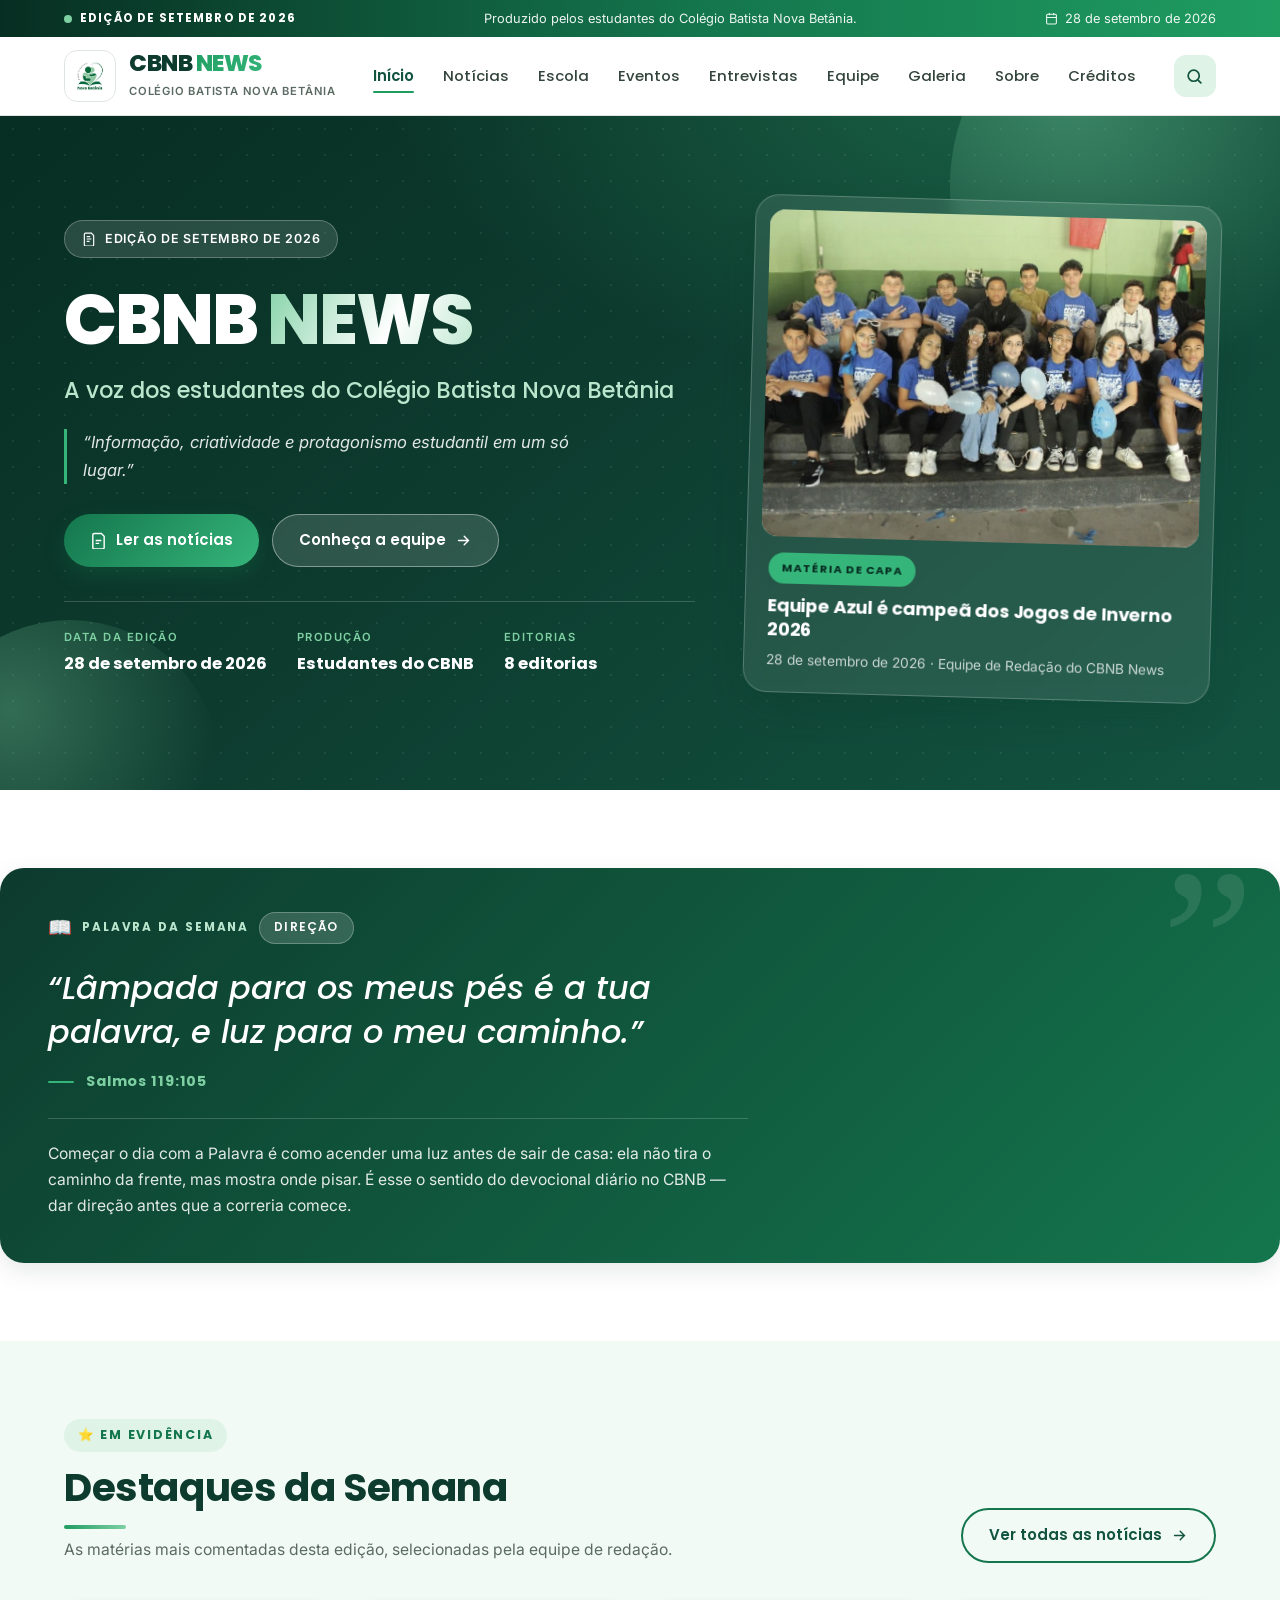
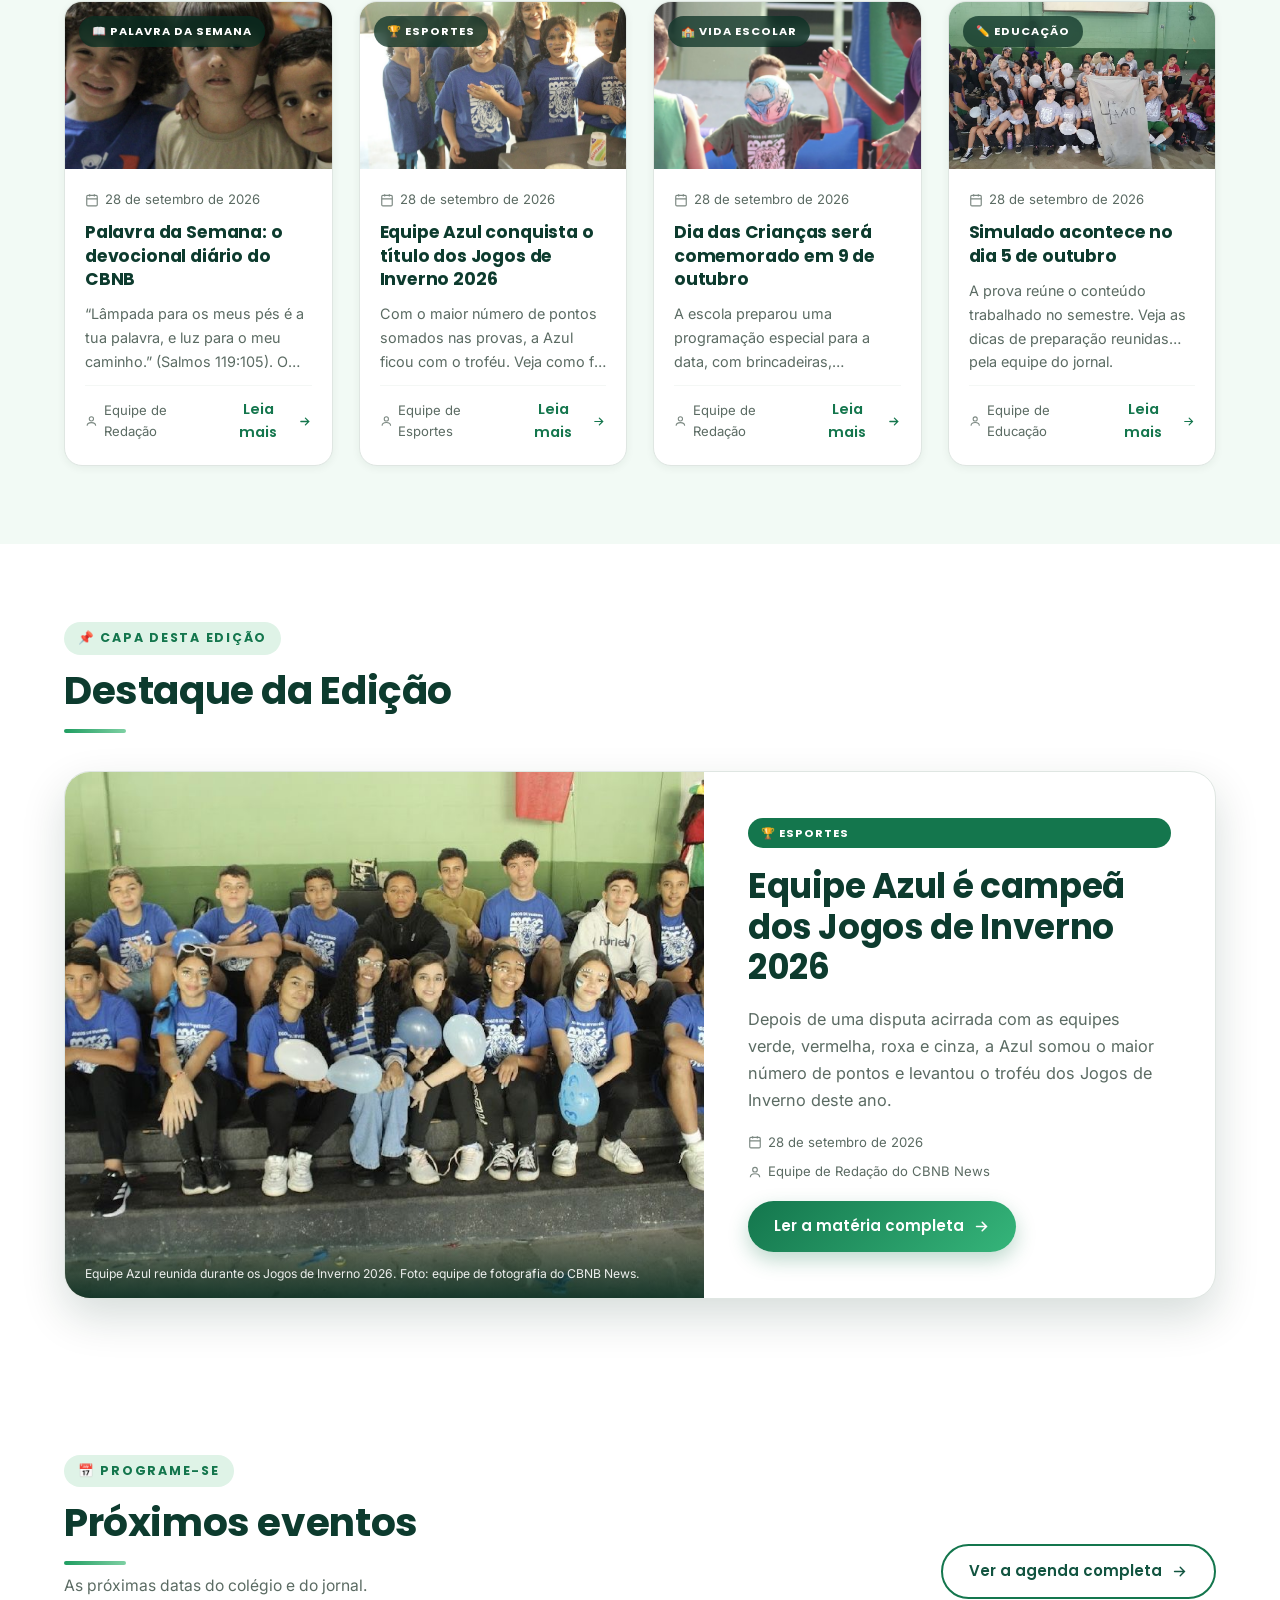
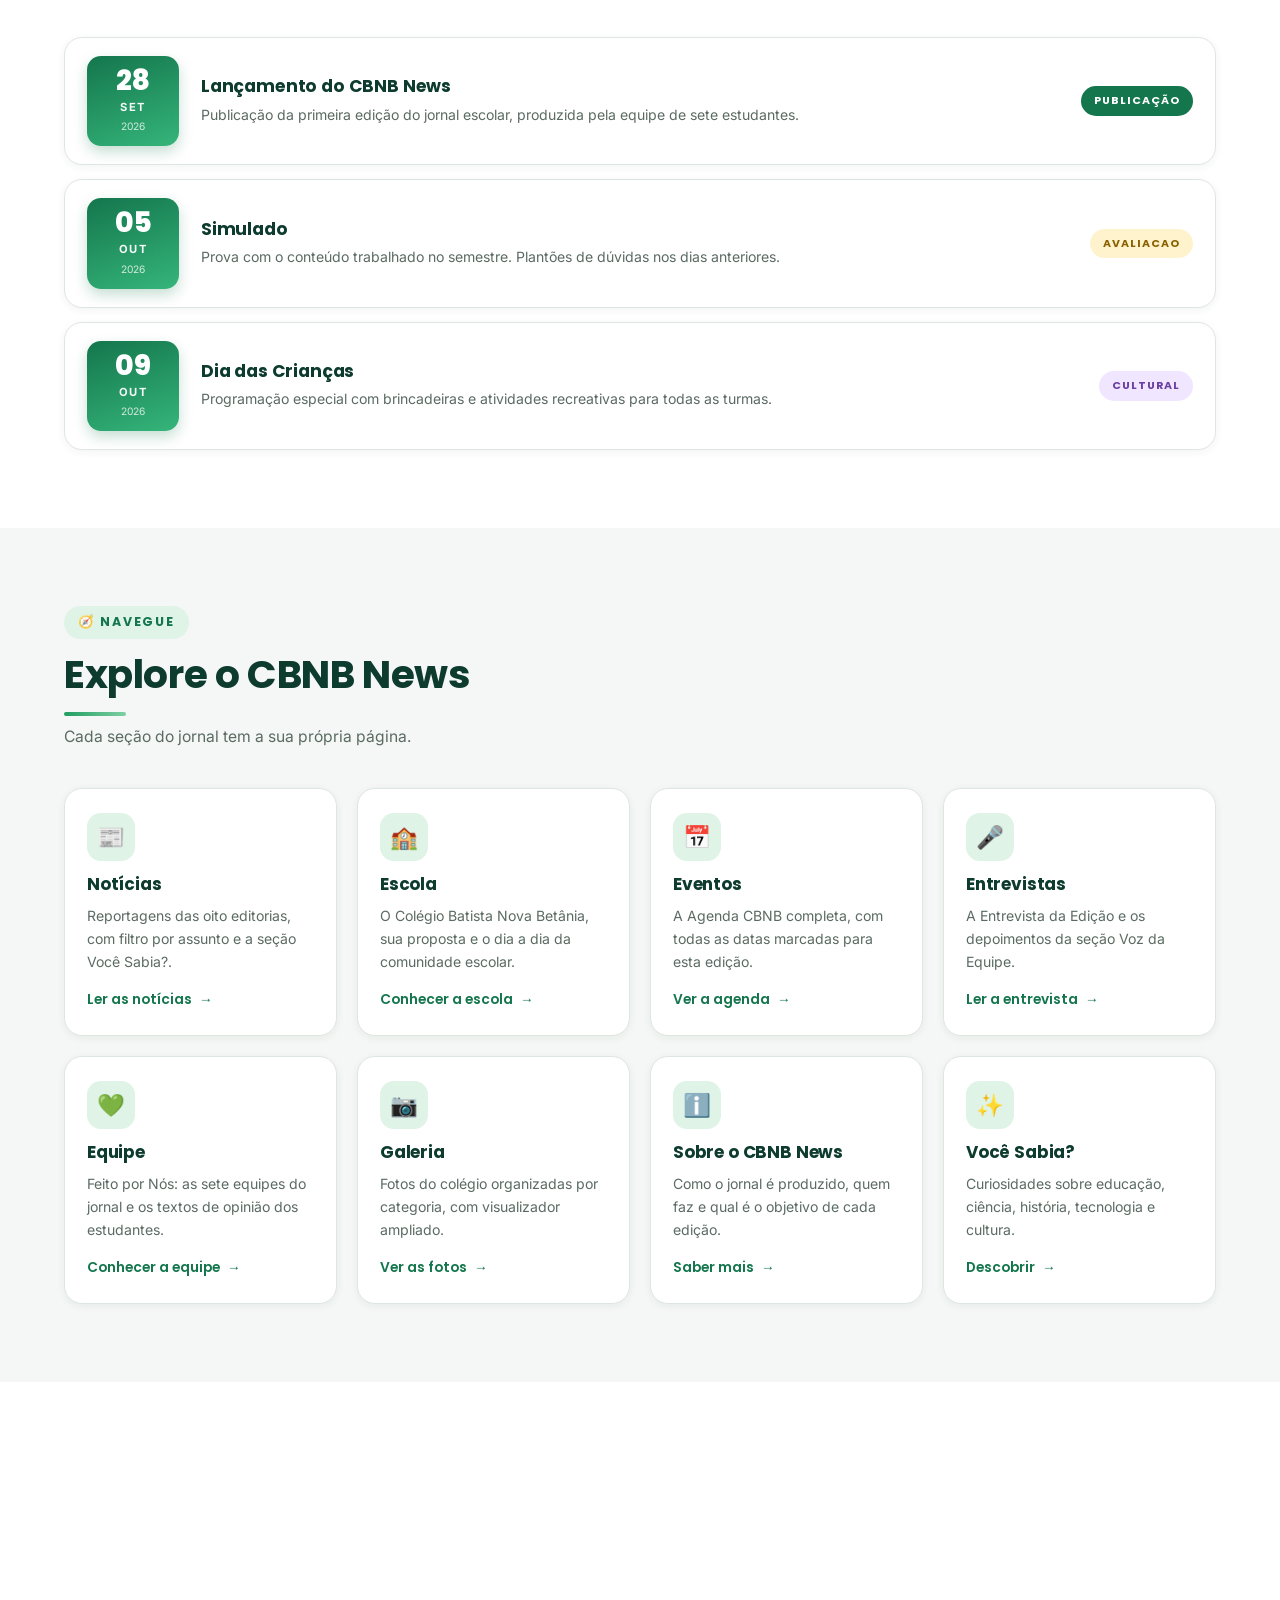
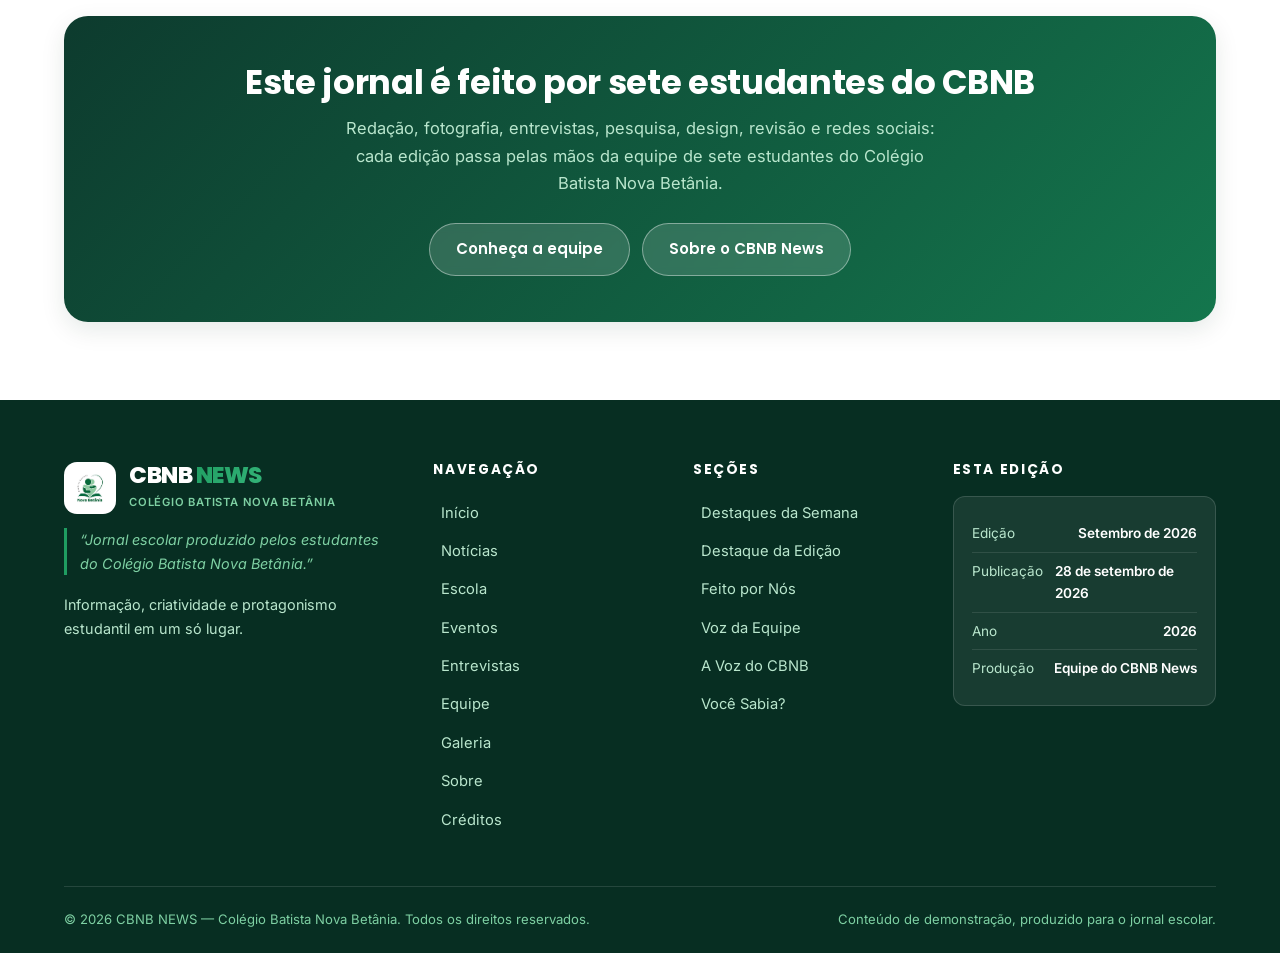
<file: news/index.html>
<!DOCTYPE html>
<html lang="pt-BR">
<head>
<meta charset="UTF-8">
<meta name="viewport" content="width=device-width, initial-scale=1.0">
<title>CBNB NEWS — Jornal do Colégio Batista Nova Betânia</title>
<meta name="description" content="CBNB NEWS: o jornal escolar produzido pelos estudantes do Colégio Batista Nova Betânia. Notícias, entrevistas, agenda, galeria e opinião estudantil.">
<meta name="author" content="Equipe do CBNB News — Colégio Batista Nova Betânia">
<meta name="theme-color" content="#0d3b2e">
<link rel="icon" href="img/cbnb.jpg" type="image/jpeg">

<link rel="preconnect" href="https://fonts.googleapis.com">
<link rel="preconnect" href="https://fonts.gstatic.com" crossorigin>
<link href="https://fonts.googleapis.com/css2?family=Poppins:wght@400;500;600;700;800&family=Inter:wght@400;500;600&display=swap" rel="stylesheet">
<link rel="stylesheet" href="assets/css/estilo.css">
</head>

<!-- data-pagina diz ao menu qual item deve ficar destacado -->
<body data-pagina="inicio">

<a class="pular-link" href="#conteudo">Pular para o conteúdo</a>

<!-- Tarja da edição, cabeçalho e menu (montados pelo arquivo layout.js) -->
<div id="topo-do-site"></div>

<main id="conteudo">

<!-- ==========================================================================
     BANNER PRINCIPAL
     ========================================================================== -->
<section class="hero" id="inicio">
  <span class="hero-bolha hero-bolha--1"></span>
  <span class="hero-bolha hero-bolha--2"></span>

  <div class="container">
    <div class="hero-grade">

      <div class="hero-texto">
        <span class="hero-selo">
          <svg viewBox="0 0 24 24" fill="none" stroke="currentColor" stroke-width="2" width="14" height="14">
            <path d="M4 22V4a2 2 0 0 1 2-2h10l4 4v16a2 2 0 0 1-2 2H6a2 2 0 0 1-2-2z"/><path d="M8 8h6M8 12h8M8 16h5"/>
          </svg>
          <span id="hero-edicao">Edição de Setembro de 2026</span>
        </span>

        <h1>CBNB <span class="brilho">NEWS</span></h1>
        <p class="slogan" id="hero-slogan">A voz dos estudantes do Colégio Batista Nova Betânia</p>
        <p class="linha-fina" id="hero-linha-fina">“Informação, criatividade e protagonismo estudantil em um só lugar.”</p>

        <div class="hero-botoes">
          <a href="noticias.html" class="btn btn--principal">
            <svg viewBox="0 0 24 24" fill="none" stroke="currentColor" stroke-width="2"><path d="M4 22V4a2 2 0 0 1 2-2h10l4 4v16a2 2 0 0 1-2 2H6a2 2 0 0 1-2-2z"/><path d="M8 12h8M8 16h5"/></svg>
            Ler as notícias
          </a>
          <a href="equipe.html" class="btn btn--claro">
            Conheça a equipe
            <svg viewBox="0 0 24 24" fill="none" stroke="currentColor" stroke-width="2" stroke-linecap="round"><path d="M5 12h14M13 6l6 6-6 6"/></svg>
          </a>
        </div>

        <div class="hero-info">
          <div>
            <span class="rotulo">Data da edição</span>
            <span class="valor" id="hero-data">17 de setembro de 2026</span>
          </div>
          <div>
            <span class="rotulo">Produção</span>
            <span class="valor">Estudantes do CBNB</span>
          </div>
          <div>
            <span class="rotulo">Editorias</span>
            <span class="valor" id="hero-editorias">8 editorias</span>
          </div>
        </div>
      </div>

      <!-- Matéria de capa (preenchida pelo JavaScript) -->
      <aside class="hero-cartao" id="hero-cartao"></aside>

    </div>
  </div>
</section>

<!-- ==========================================================================
     PALAVRA DA SEMANA — o versículo vem de PALAVRA_SEMANA, em conteudo.js
     ========================================================================== -->
<section class="secao" id="palavra-semana"></section>

<!-- ==========================================================================
     DESTAQUES DA SEMANA
     ========================================================================== -->
<section class="secao secao--clara" id="destaques">
  <div class="container">
    <div class="secao-topo revelar">
      <div class="secao-titulo">
        <span class="olho">⭐ Em evidência</span>
        <h2>Destaques da Semana</h2>
        <p>As matérias mais comentadas desta edição, selecionadas pela equipe de redação.</p>
      </div>
      <a href="noticias.html" class="btn btn--contorno">
        Ver todas as notícias
        <svg viewBox="0 0 24 24" fill="none" stroke="currentColor" stroke-width="2" stroke-linecap="round"><path d="M5 12h14M13 6l6 6-6 6"/></svg>
      </a>
    </div>

    <div class="destaques-grade" id="destaques-grade"></div>
  </div>
</section>

<!-- ==========================================================================
     DESTAQUE DA EDIÇÃO
     ========================================================================== -->
<section class="secao destaque-edicao" id="destaque-edicao">
  <div class="container">
    <div class="secao-topo revelar">
      <div class="secao-titulo">
        <span class="olho">📌 Capa desta edição</span>
        <h2>Destaque da Edição</h2>
      </div>
    </div>

    <article class="destaque-grade revelar" id="destaque-grade"></article>
  </div>
</section>

<!-- ==========================================================================
     PRÓXIMOS EVENTOS (resumo — a agenda completa fica em eventos.html)
     ========================================================================== -->
<section class="secao" id="proximos-eventos">
  <div class="container">
    <div class="secao-topo revelar">
      <div class="secao-titulo">
        <span class="olho">📅 Programe-se</span>
        <h2>Próximos eventos</h2>
        <p>As próximas datas do colégio e do jornal.</p>
      </div>
      <a href="eventos.html" class="btn btn--contorno">
        Ver a agenda completa
        <svg viewBox="0 0 24 24" fill="none" stroke="currentColor" stroke-width="2" stroke-linecap="round"><path d="M5 12h14M13 6l6 6-6 6"/></svg>
      </a>
    </div>

    <div class="agenda-lista" id="agenda-resumo"></div>
  </div>
</section>

<!-- ==========================================================================
     ATALHOS PARA AS DEMAIS PÁGINAS
     ========================================================================== -->
<section class="secao secao--cinza" id="secoes">
  <div class="container">
    <div class="secao-topo revelar">
      <div class="secao-titulo">
        <span class="olho">🧭 Navegue</span>
        <h2>Explore o CBNB News</h2>
        <p>Cada seção do jornal tem a sua própria página.</p>
      </div>
    </div>

    <div class="atalhos-grade">

      <a href="noticias.html" class="atalho revelar" data-atraso="1">
        <span class="ico">📰</span>
        <h3>Notícias</h3>
        <p>Reportagens das oito editorias, com filtro por assunto e a seção Você Sabia?.</p>
        <span class="ir">Ler as notícias <span class="seta">→</span></span>
      </a>

      <a href="escola.html" class="atalho revelar" data-atraso="2">
        <span class="ico">🏫</span>
        <h3>Escola</h3>
        <p>O Colégio Batista Nova Betânia, sua proposta e o dia a dia da comunidade escolar.</p>
        <span class="ir">Conhecer a escola <span class="seta">→</span></span>
      </a>

      <a href="eventos.html" class="atalho revelar" data-atraso="3">
        <span class="ico">📅</span>
        <h3>Eventos</h3>
        <p>A Agenda CBNB completa, com todas as datas marcadas para esta edição.</p>
        <span class="ir">Ver a agenda <span class="seta">→</span></span>
      </a>

      <a href="entrevistas.html" class="atalho revelar" data-atraso="4">
        <span class="ico">🎤</span>
        <h3>Entrevistas</h3>
        <p>A Entrevista da Edição e os depoimentos da seção Voz da Equipe.</p>
        <span class="ir">Ler a entrevista <span class="seta">→</span></span>
      </a>

      <a href="equipe.html" class="atalho revelar" data-atraso="1">
        <span class="ico">💚</span>
        <h3>Equipe</h3>
        <p>Feito por Nós: as sete equipes do jornal e os textos de opinião dos estudantes.</p>
        <span class="ir">Conhecer a equipe <span class="seta">→</span></span>
      </a>

      <a href="galeria.html" class="atalho revelar" data-atraso="2">
        <span class="ico">📷</span>
        <h3>Galeria</h3>
        <p>Fotos do colégio organizadas por categoria, com visualizador ampliado.</p>
        <span class="ir">Ver as fotos <span class="seta">→</span></span>
      </a>

      <a href="sobre.html" class="atalho revelar" data-atraso="3">
        <span class="ico">ℹ️</span>
        <h3>Sobre o CBNB News</h3>
        <p>Como o jornal é produzido, quem faz e qual é o objetivo de cada edição.</p>
        <span class="ir">Saber mais <span class="seta">→</span></span>
      </a>

      <a href="noticias.html#curiosidades" class="atalho revelar" data-atraso="4">
        <span class="ico">✨</span>
        <h3>Você Sabia?</h3>
        <p>Curiosidades sobre educação, ciência, história, tecnologia e cultura.</p>
        <span class="ir">Descobrir <span class="seta">→</span></span>
      </a>

    </div>
  </div>
</section>

<!-- ==========================================================================
     CAMINHO PARA A PLATAFORMA DA ESCOLA
     O conteúdo vem de PLATAFORMA, no arquivo conteudo.js
     ========================================================================== -->
<section class="secao" id="plataforma"></section>

<!-- ==========================================================================
     CHAMADA FINAL
     ========================================================================== -->
<section class="secao">
  <div class="container">
    <div class="chamada-final revelar">
      <h2>Este jornal é feito por sete estudantes do CBNB</h2>
      <p>Redação, fotografia, entrevistas, pesquisa, design, revisão e redes sociais:
         cada edição passa pelas mãos da equipe de sete estudantes do Colégio Batista Nova Betânia.</p>
      <div class="botoes">
        <a href="equipe.html" class="btn btn--claro">Conheça a equipe</a>
        <a href="sobre.html" class="btn btn--claro">Sobre o CBNB News</a>
      </div>
    </div>
  </div>
</section>

</main>

<!-- Rodapé e janelas (montados pelo arquivo layout.js) -->
<div id="rodape-do-site"></div>

<script src="assets/js/conteudo.js"></script>
<script src="assets/js/layout.js"></script>
<script src="assets/js/principal.js"></script>
</body>
</html>
</file>
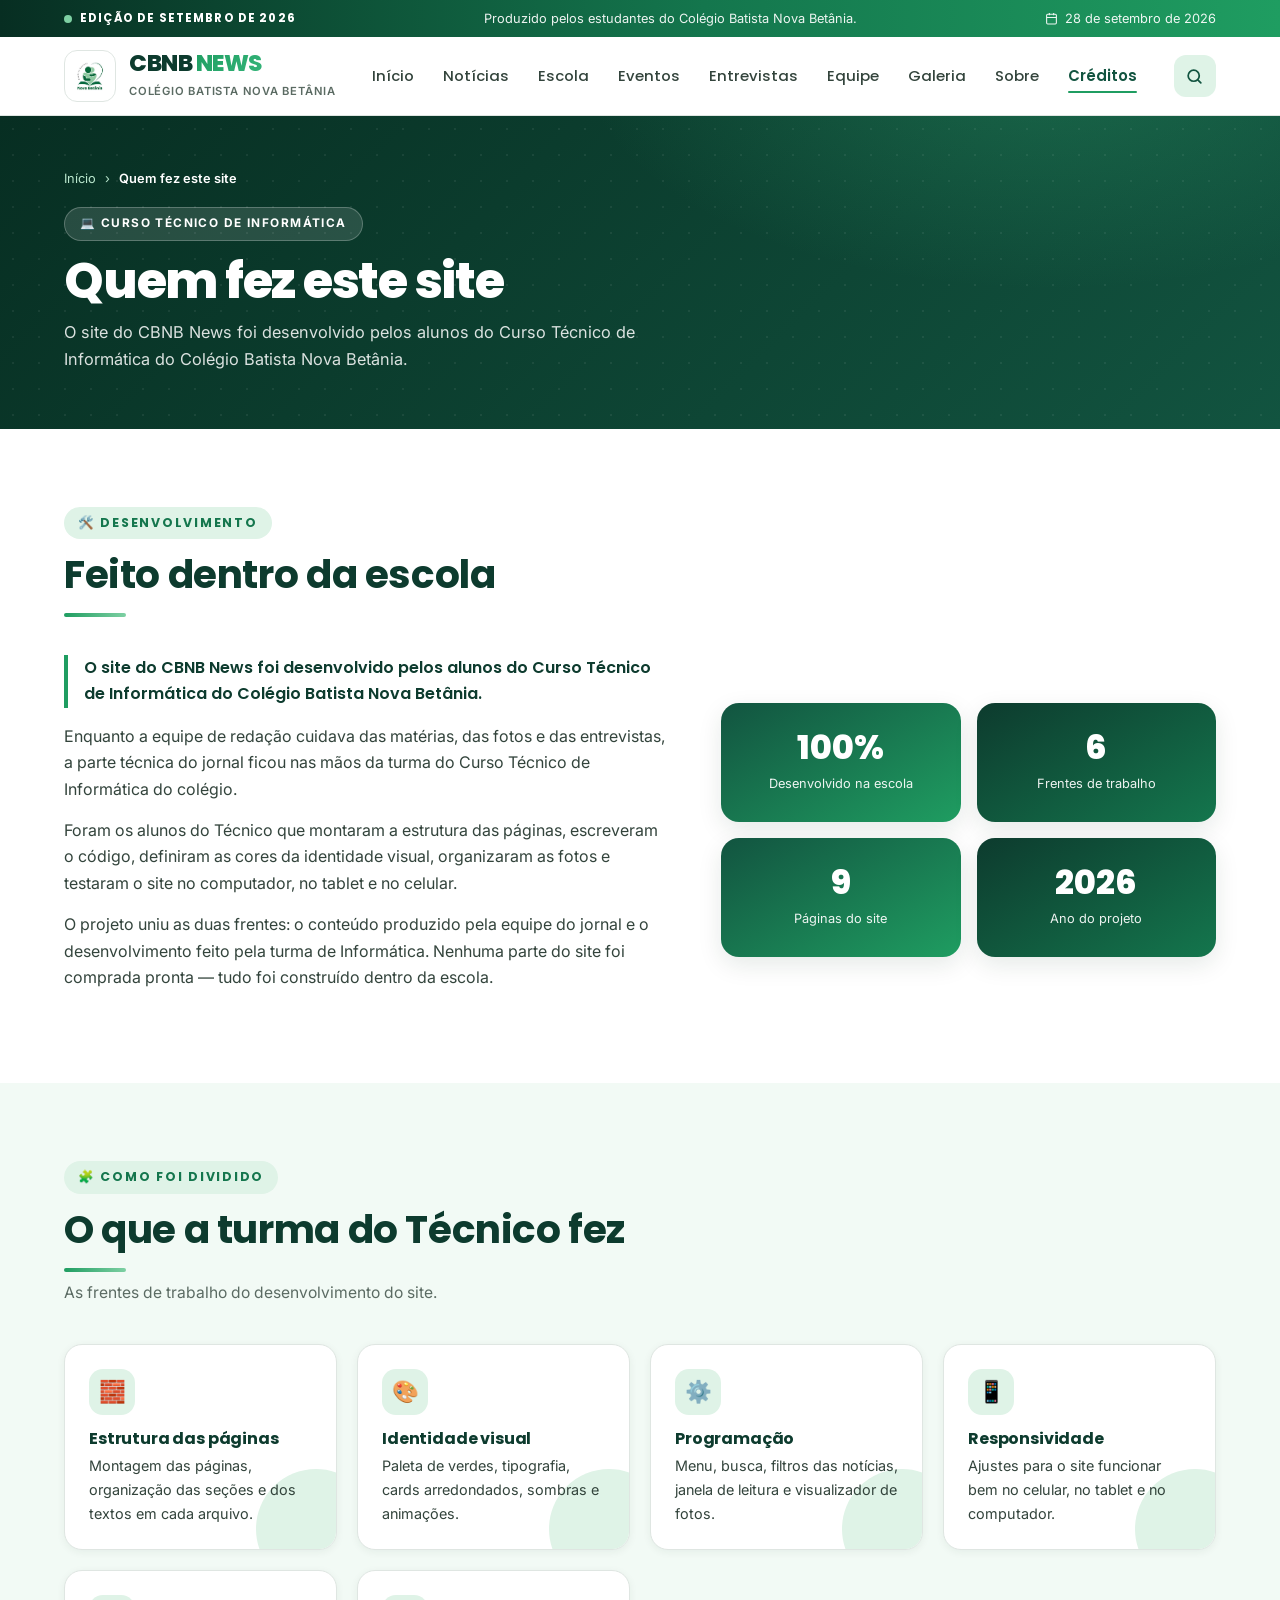
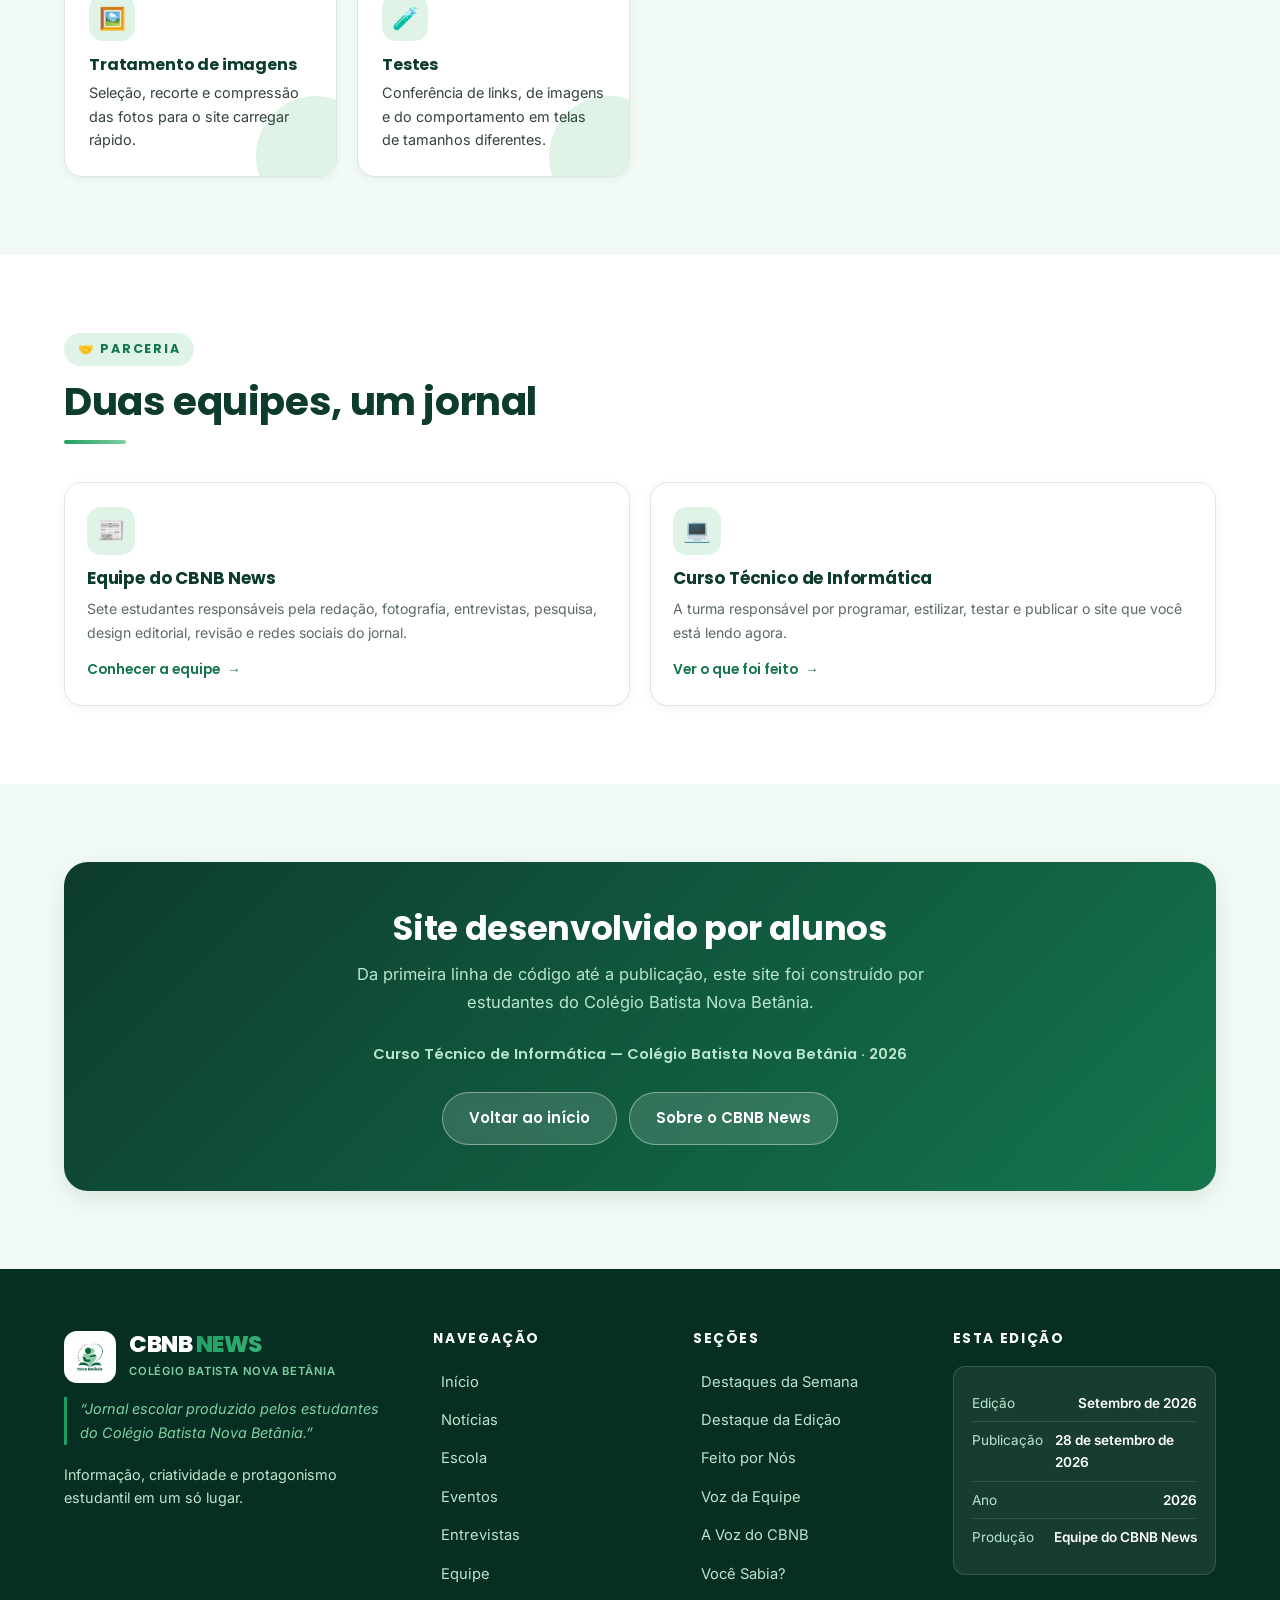
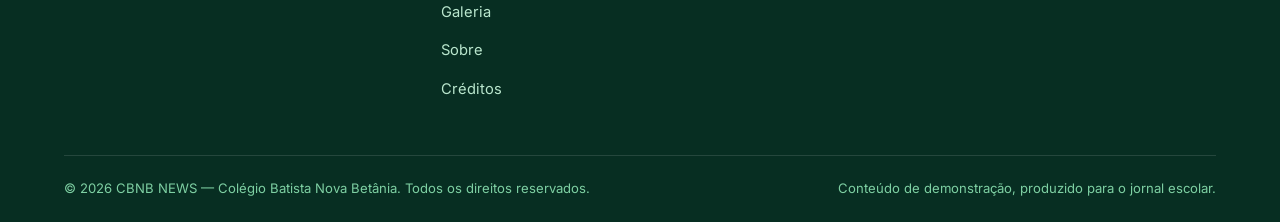
<file: news/creditos.html>
<!DOCTYPE html>
<html lang="pt-BR">
<head>
<meta charset="UTF-8">
<meta name="viewport" content="width=device-width, initial-scale=1.0">
<title>Créditos · CBNB NEWS</title>
<meta name="description" content="O site do CBNB News foi desenvolvido pelos alunos do Curso Técnico de Informática do Colégio Batista Nova Betânia.">
<meta name="theme-color" content="#0d3b2e">
<link rel="icon" href="img/cbnb.jpg" type="image/jpeg">

<link rel="preconnect" href="https://fonts.googleapis.com">
<link rel="preconnect" href="https://fonts.gstatic.com" crossorigin>
<link href="https://fonts.googleapis.com/css2?family=Poppins:wght@400;500;600;700;800&family=Inter:wght@400;500;600&display=swap" rel="stylesheet">
<link rel="stylesheet" href="assets/css/estilo.css">
</head>

<body data-pagina="creditos"
      data-olho="💻 Curso Técnico de Informática"
      data-titulo="Quem fez este site"
      data-subtitulo="O site do CBNB News foi desenvolvido pelos alunos do Curso Técnico de Informática do Colégio Batista Nova Betânia.">

<a class="pular-link" href="#conteudo">Pular para o conteúdo</a>
<div id="topo-do-site"></div>

<main id="conteudo">

<!-- ==========================================================================
     QUEM DESENVOLVEU O SITE
     O texto vem de CREDITOS, no arquivo conteudo.js
     ========================================================================== -->
<section class="secao" id="creditos">
  <div class="container">
    <div class="secao-topo revelar">
      <div class="secao-titulo">
        <span class="olho">🛠️ Desenvolvimento</span>
        <h2>Feito dentro da escola</h2>
      </div>
    </div>

    <div class="sobre-grade">
      <div class="sobre-texto revelar" id="creditos-texto"></div>
      <div class="numeros-grade revelar">
        <div class="numero">
          <div class="valor">100%</div>
          <div class="rotulo">Desenvolvido na escola</div>
        </div>
        <div class="numero">
          <div class="valor">6</div>
          <div class="rotulo">Frentes de trabalho</div>
        </div>
        <div class="numero">
          <div class="valor">9</div>
          <div class="rotulo">Páginas do site</div>
        </div>
        <div class="numero">
          <div class="valor">2026</div>
          <div class="rotulo">Ano do projeto</div>
        </div>
      </div>
    </div>
  </div>
</section>

<!-- ==========================================================================
     AS FRENTES DE TRABALHO DO DESENVOLVIMENTO
     ========================================================================== -->
<section class="secao secao--clara">
  <div class="container">
    <div class="secao-topo revelar">
      <div class="secao-titulo">
        <span class="olho">🧩 Como foi dividido</span>
        <h2>O que a turma do Técnico fez</h2>
        <p>As frentes de trabalho do desenvolvimento do site.</p>
      </div>
    </div>

    <div class="curiosidades-grade" id="creditos-areas"></div>
  </div>
</section>

<!-- ==========================================================================
     DUAS EQUIPES, UM JORNAL
     ========================================================================== -->
<section class="secao">
  <div class="container">
    <div class="secao-topo revelar">
      <div class="secao-titulo">
        <span class="olho">🤝 Parceria</span>
        <h2>Duas equipes, um jornal</h2>
      </div>
    </div>

    <div class="atalhos-grade" style="grid-template-columns: repeat(2, 1fr);">
      <a href="equipe.html" class="atalho revelar" data-atraso="1">
        <span class="ico">📰</span>
        <h3>Equipe do CBNB News</h3>
        <p>Sete estudantes responsáveis pela redação, fotografia, entrevistas, pesquisa,
           design editorial, revisão e redes sociais do jornal.</p>
        <span class="ir">Conhecer a equipe <span class="seta">→</span></span>
      </a>

      <a href="#creditos" class="atalho revelar" data-atraso="2">
        <span class="ico">💻</span>
        <h3>Curso Técnico de Informática</h3>
        <p>A turma responsável por programar, estilizar, testar e publicar o site
           que você está lendo agora.</p>
        <span class="ir">Ver o que foi feito <span class="seta">→</span></span>
      </a>
    </div>
  </div>
</section>

<!-- ==========================================================================
     ASSINATURA
     ========================================================================== -->
<section class="secao secao--clara">
  <div class="container">
    <div class="chamada-final revelar">
      <h2>Site desenvolvido por alunos</h2>
      <p>Da primeira linha de código até a publicação, este site foi construído
         por estudantes do Colégio Batista Nova Betânia.</p>
      <p class="assinatura-tecnico" id="creditos-assinatura"></p>
      <div class="botoes" style="margin-top:22px;">
        <a href="index.html" class="btn btn--claro">Voltar ao início</a>
        <a href="sobre.html" class="btn btn--claro">Sobre o CBNB News</a>
      </div>
    </div>
  </div>
</section>

</main>

<div id="rodape-do-site"></div>

<script src="assets/js/conteudo.js"></script>
<script src="assets/js/layout.js"></script>
<script src="assets/js/principal.js"></script>
</body>
</html>
</file>
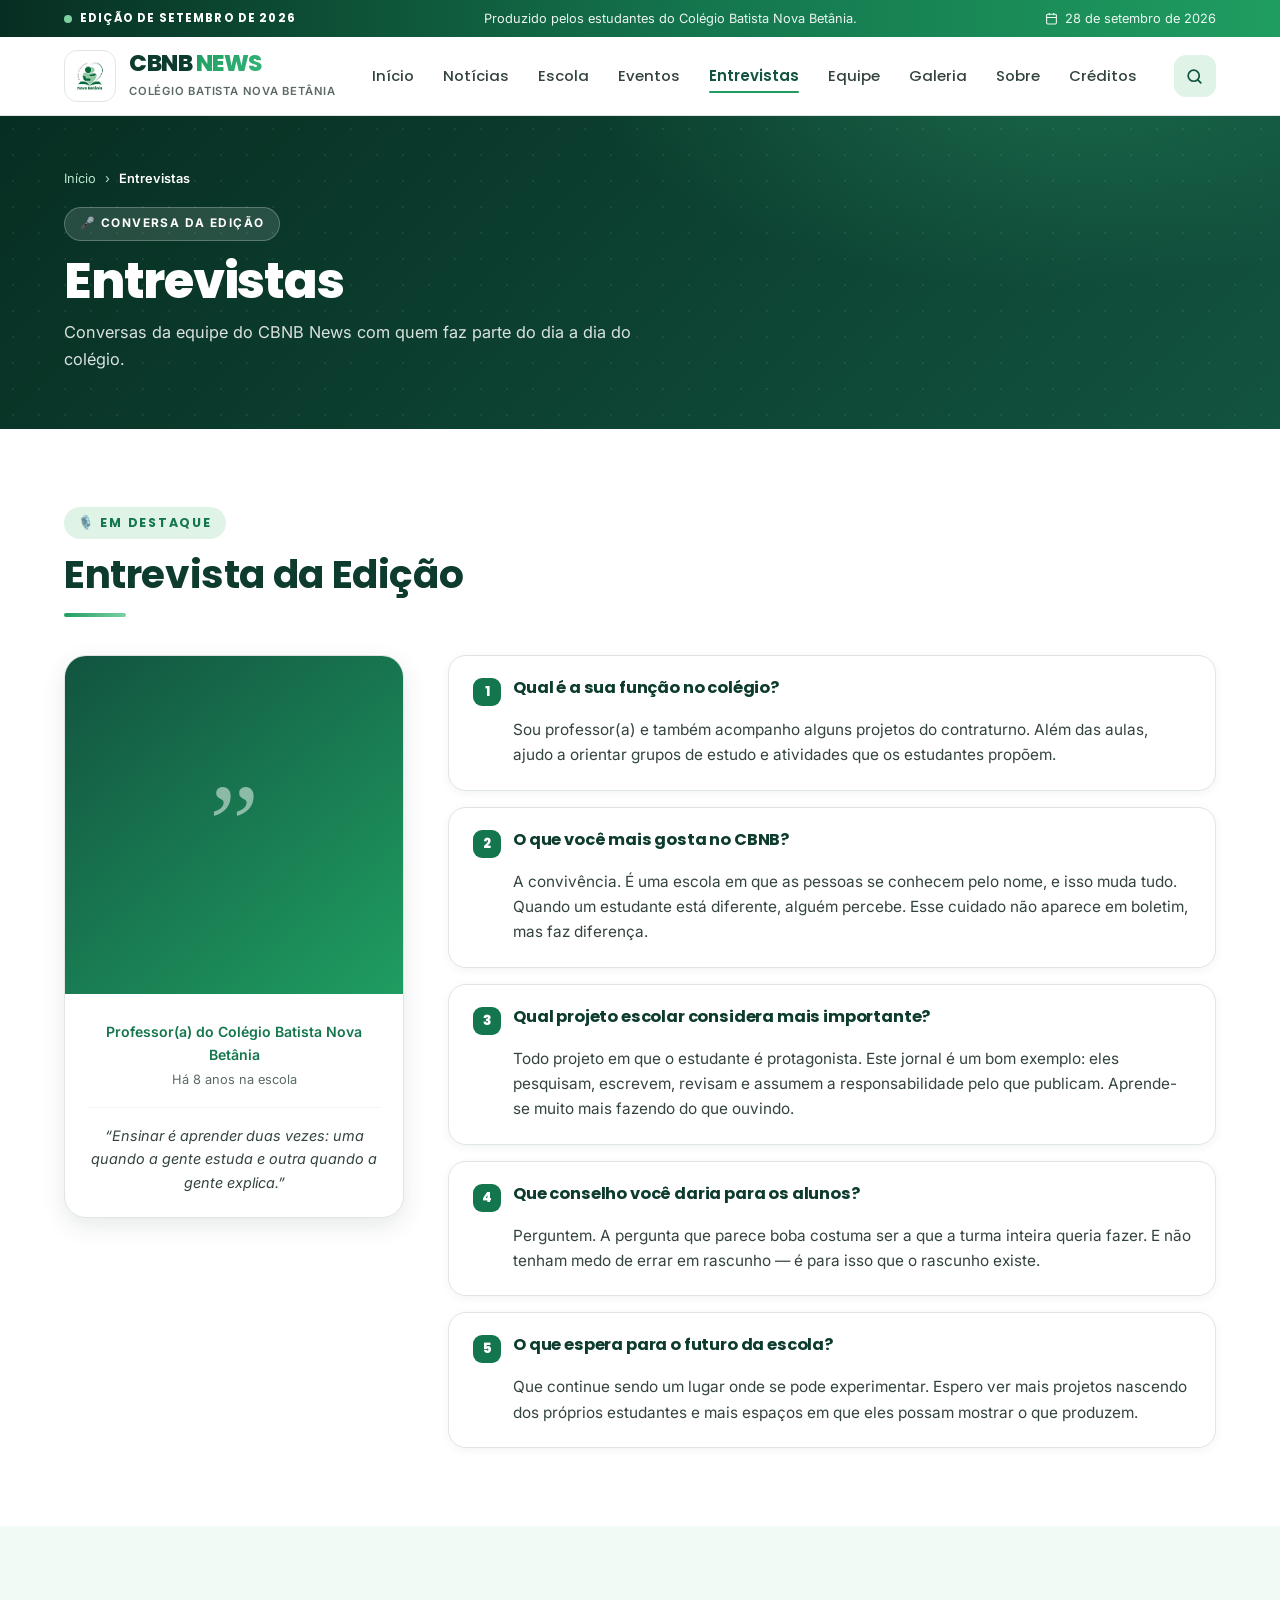
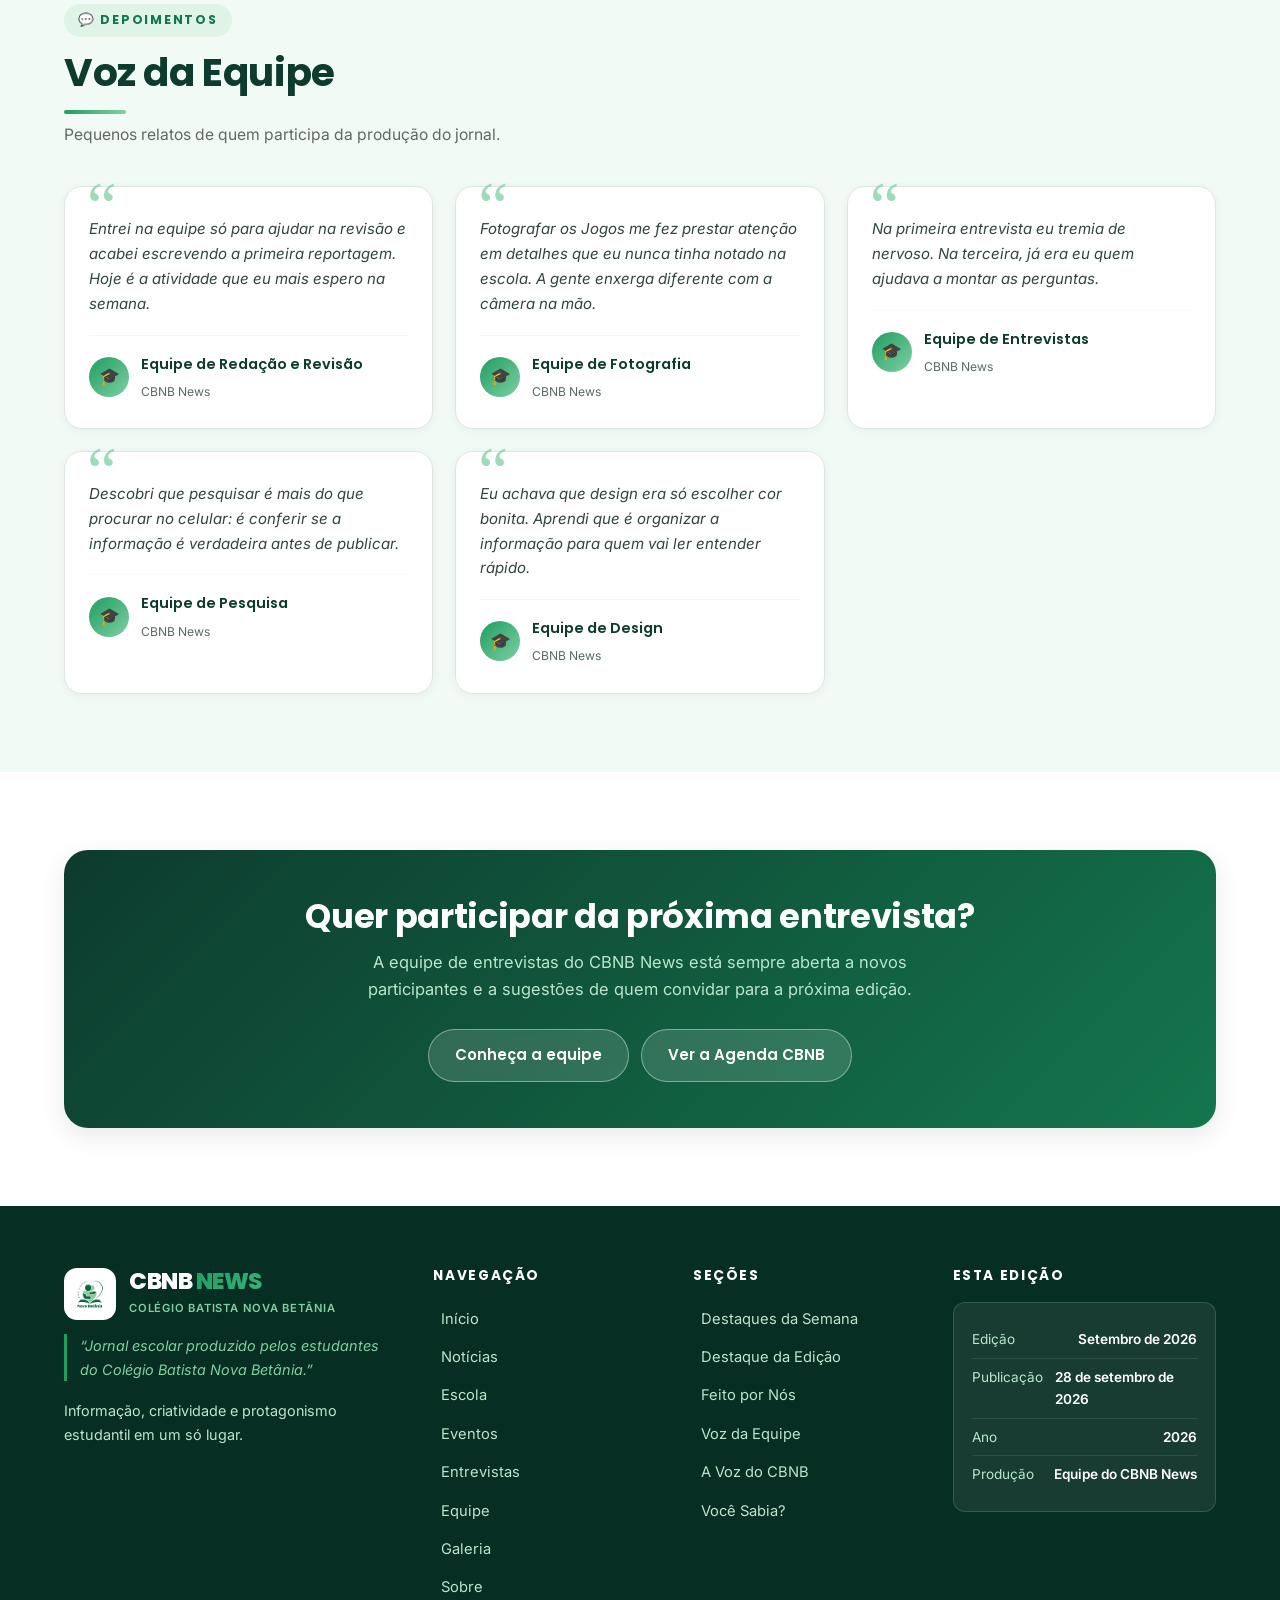
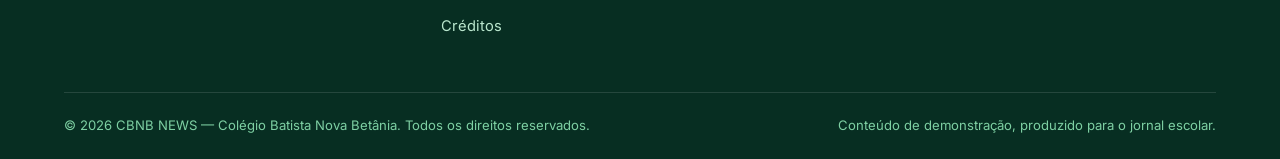
<file: news/entrevistas.html>
<!DOCTYPE html>
<html lang="pt-BR">
<head>
<meta charset="UTF-8">
<meta name="viewport" content="width=device-width, initial-scale=1.0">
<title>Entrevistas · CBNB NEWS</title>
<meta name="description" content="A Entrevista da Edição e os depoimentos da seção Voz da Equipe, do jornal CBNB News.">
<meta name="theme-color" content="#0d3b2e">
<link rel="icon" href="img/cbnb.jpg" type="image/jpeg">

<link rel="preconnect" href="https://fonts.googleapis.com">
<link rel="preconnect" href="https://fonts.gstatic.com" crossorigin>
<link href="https://fonts.googleapis.com/css2?family=Poppins:wght@400;500;600;700;800&family=Inter:wght@400;500;600&display=swap" rel="stylesheet">
<link rel="stylesheet" href="assets/css/estilo.css">
</head>

<body data-pagina="entrevistas"
      data-olho="🎤 Conversa da edição"
      data-titulo="Entrevistas"
      data-subtitulo="Conversas da equipe do CBNB News com quem faz parte do dia a dia do colégio.">

<a class="pular-link" href="#conteudo">Pular para o conteúdo</a>
<div id="topo-do-site"></div>

<main id="conteudo">

<!-- ==========================================================================
     ENTREVISTA DA EDIÇÃO
     ========================================================================== -->
<section class="secao" id="entrevistas">
  <div class="container">
    <div class="secao-topo revelar">
      <div class="secao-titulo">
        <span class="olho">🎙️ Em destaque</span>
        <h2>Entrevista da Edição</h2>
      </div>
    </div>

    <div class="entrevista-grade">
      <!-- Cartão do entrevistado e perguntas: gerados a partir de ENTREVISTA em conteudo.js -->
      <aside class="entrevistado revelar" id="entrevistado"></aside>
      <div class="qa" id="entrevista-qa"></div>
    </div>
  </div>
</section>

<!-- ==========================================================================
     VOZ DAS ALUNAS — depoimentos curtos
     ========================================================================== -->
<section class="secao secao--clara" id="voz-da-equipe">
  <div class="container">
    <div class="secao-topo revelar">
      <div class="secao-titulo">
        <span class="olho">💬 Depoimentos</span>
        <h2>Voz da Equipe</h2>
        <p>Pequenos relatos de quem participa da produção do jornal.</p>
      </div>
    </div>

    <div class="depoimentos-grade" id="depoimentos-grade"></div>
  </div>
</section>

<!-- ==========================================================================
     CHAMADA
     ========================================================================== -->
<section class="secao">
  <div class="container">
    <div class="chamada-final revelar">
      <h2>Quer participar da próxima entrevista?</h2>
      <p>A equipe de entrevistas do CBNB News está sempre aberta a novos participantes
         e a sugestões de quem convidar para a próxima edição.</p>
      <div class="botoes">
        <a href="equipe.html" class="btn btn--claro">Conheça a equipe</a>
        <a href="eventos.html" class="btn btn--claro">Ver a Agenda CBNB</a>
      </div>
    </div>
  </div>
</section>

</main>

<div id="rodape-do-site"></div>

<script src="assets/js/conteudo.js"></script>
<script src="assets/js/layout.js"></script>
<script src="assets/js/principal.js"></script>
</body>
</html>
</file>
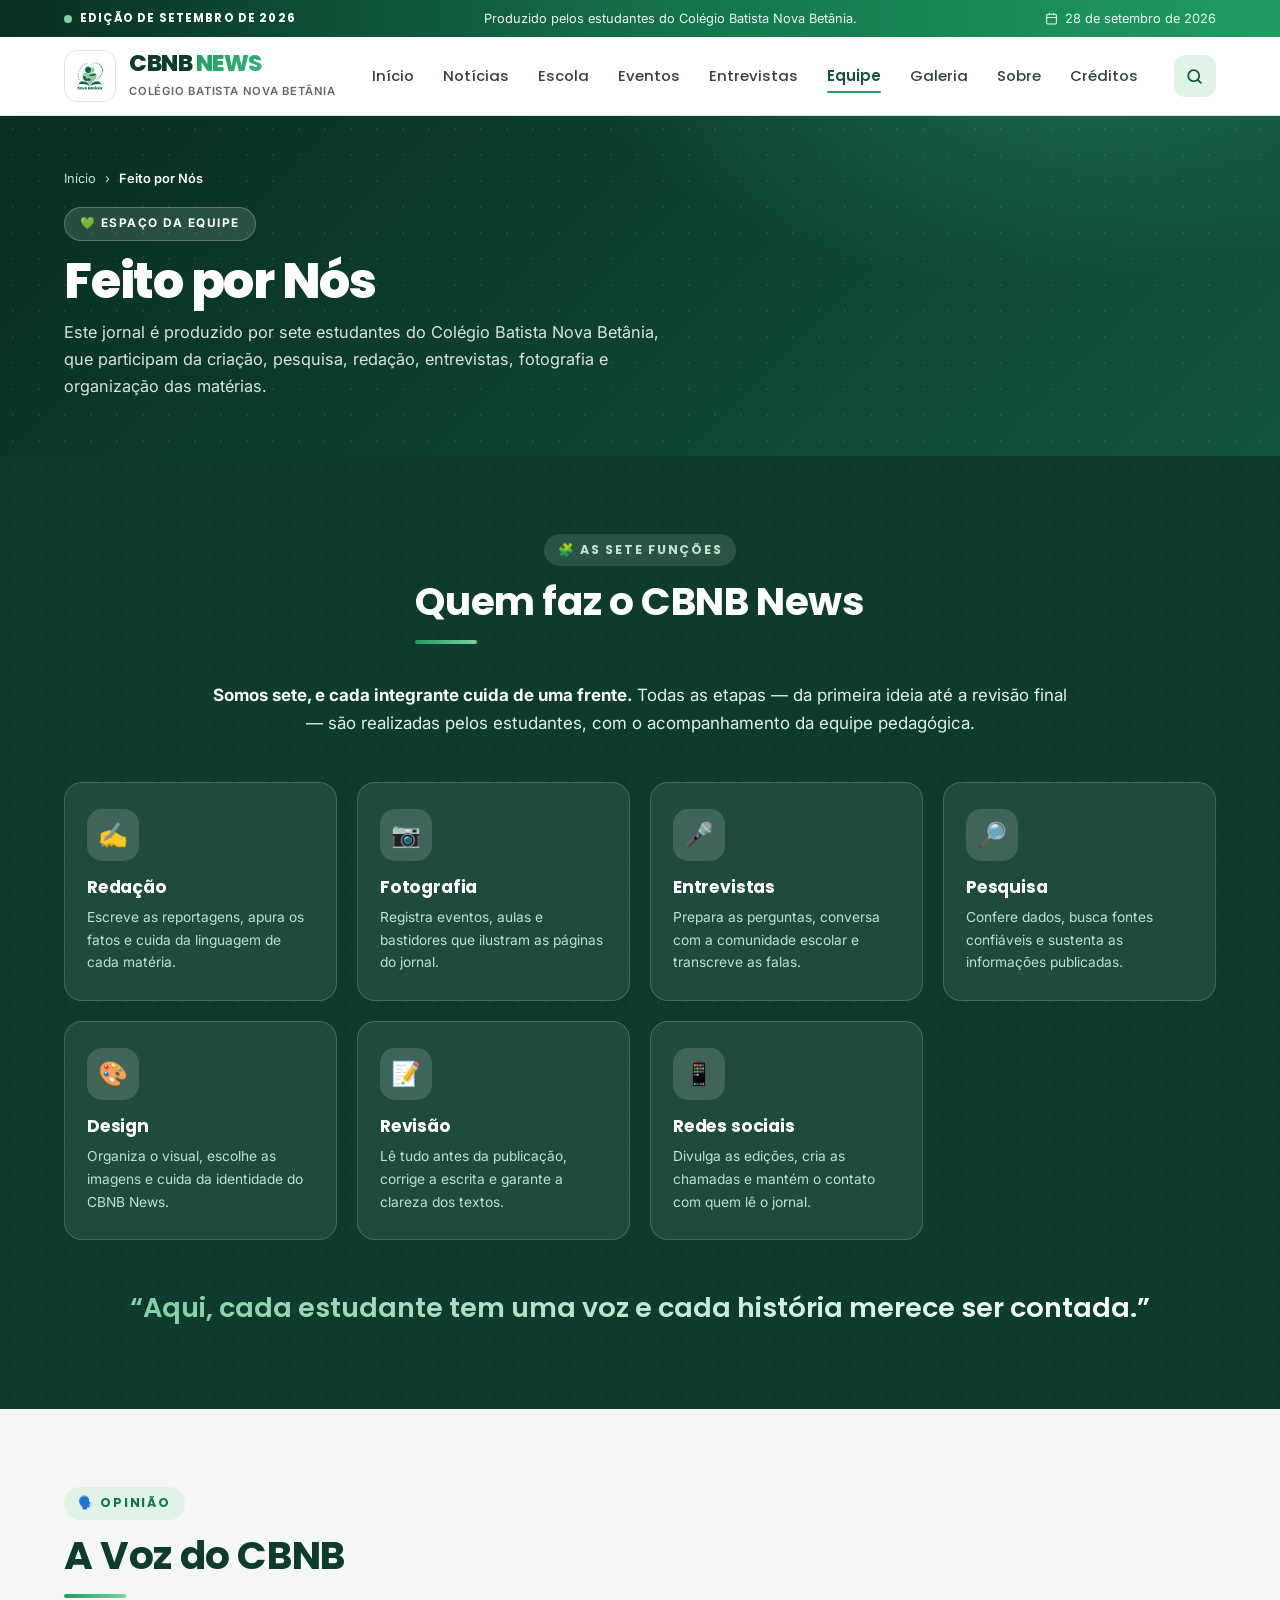
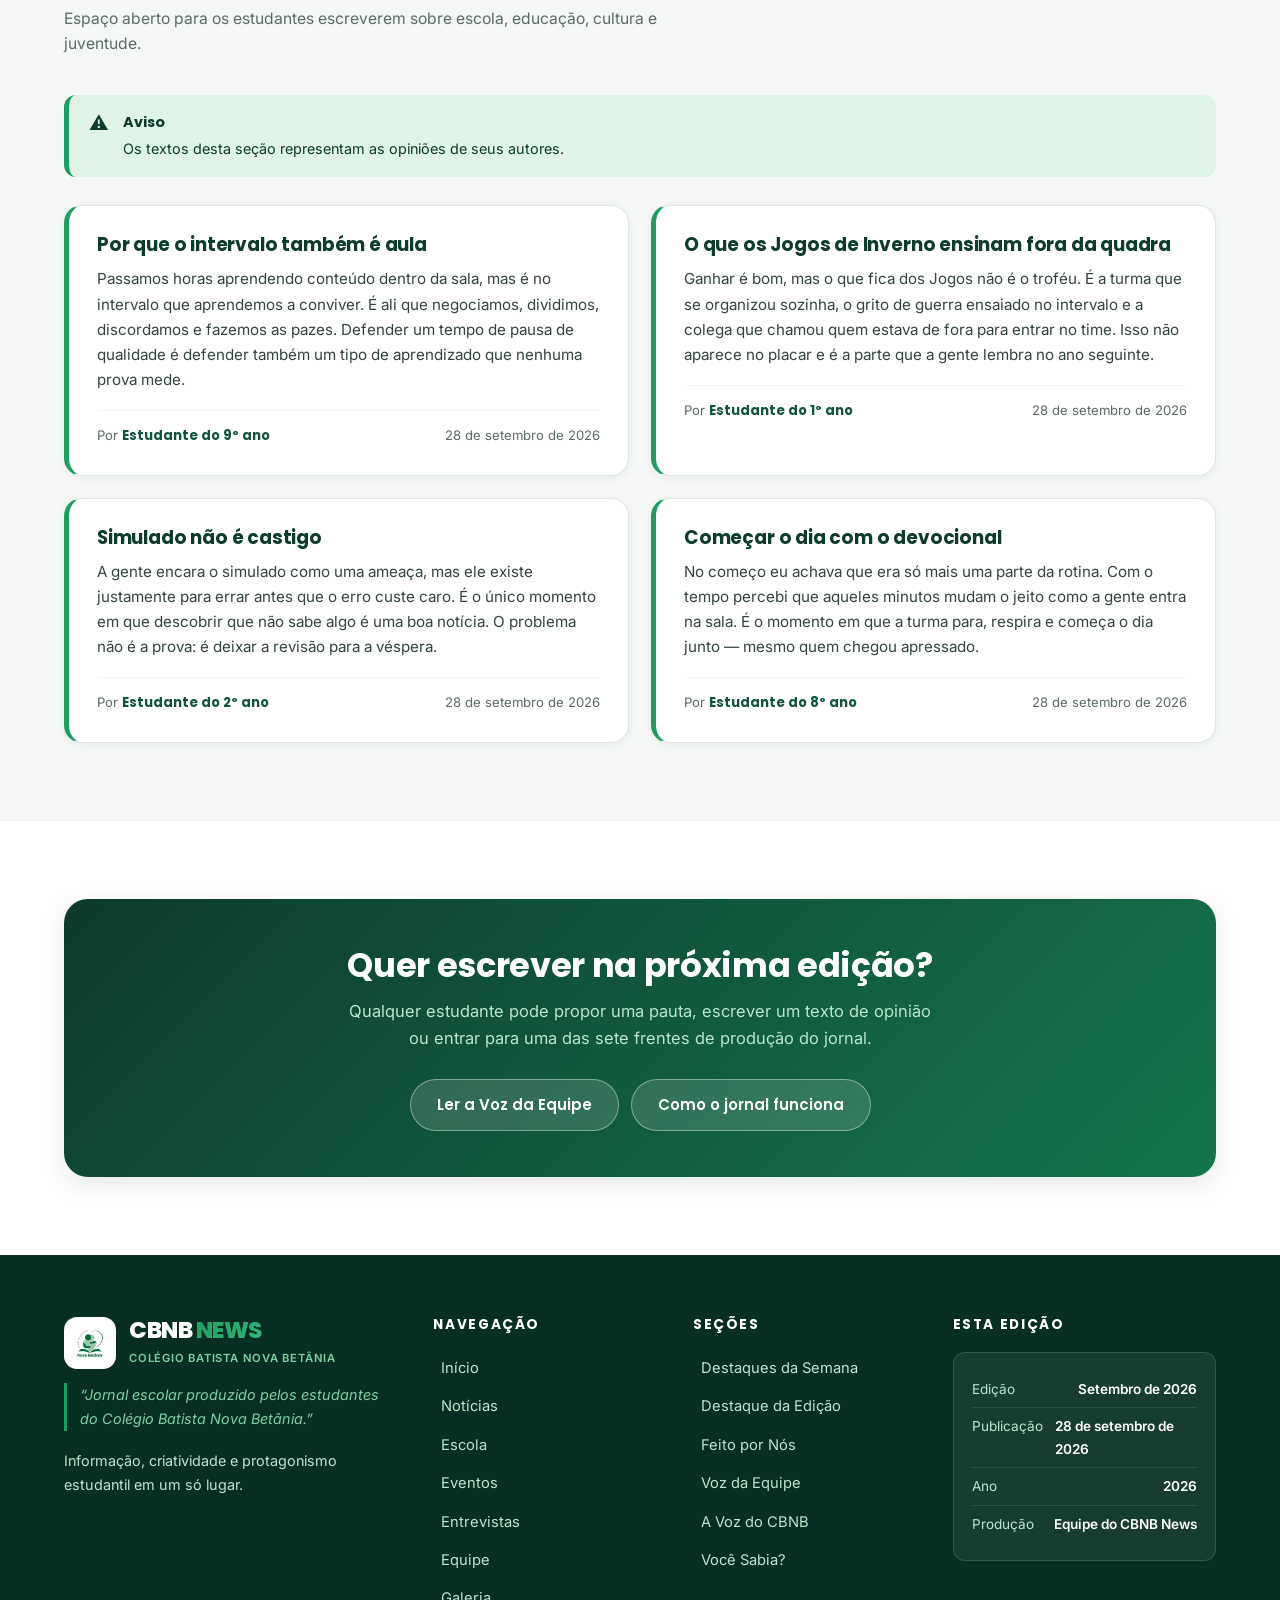
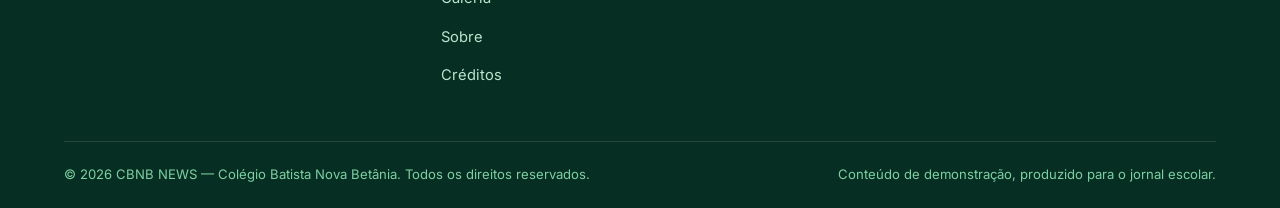
<file: news/equipe.html>
<!DOCTYPE html>
<html lang="pt-BR">
<head>
<meta charset="UTF-8">
<meta name="viewport" content="width=device-width, initial-scale=1.0">
<title>Equipe · CBNB NEWS</title>
<meta name="description" content="Feito por Nós: os sete integrantes que produzem o CBNB News e os textos de opinião dos estudantes do Colégio Batista Nova Betânia.">
<meta name="theme-color" content="#0d3b2e">
<link rel="icon" href="img/cbnb.jpg" type="image/jpeg">

<link rel="preconnect" href="https://fonts.googleapis.com">
<link rel="preconnect" href="https://fonts.gstatic.com" crossorigin>
<link href="https://fonts.googleapis.com/css2?family=Poppins:wght@400;500;600;700;800&family=Inter:wght@400;500;600&display=swap" rel="stylesheet">
<link rel="stylesheet" href="assets/css/estilo.css">
</head>

<body data-pagina="equipe"
      data-olho="💚 Espaço da equipe"
      data-titulo="Feito por Nós"
      data-subtitulo="Este jornal é produzido por sete estudantes do Colégio Batista Nova Betânia, que participam da criação, pesquisa, redação, entrevistas, fotografia e organização das matérias.">

<a class="pular-link" href="#conteudo">Pular para o conteúdo</a>
<div id="topo-do-site"></div>

<main id="conteudo">

<!-- ==========================================================================
     FEITO POR NÓS — as sete funções do jornal
     ========================================================================== -->
<section class="secao secao--escura feito-por-nos" id="feito-por-nos">
  <div class="container">
    <div class="secao-topo revelar" style="justify-content:center; text-align:center;">
      <div class="secao-titulo" style="text-align:center;">
        <span class="olho">🧩 As sete funções</span>
        <h2>Quem faz o CBNB News</h2>
      </div>
    </div>

    <p class="fpe-chamada revelar">
      <strong>Somos sete, e cada integrante cuida de uma frente.</strong> Todas as etapas —
      da primeira ideia até a revisão final — são realizadas pelos estudantes, com o
      acompanhamento da equipe pedagógica.
    </p>

    <!-- Cartões gerados a partir de FUNCOES em conteudo.js -->
    <div class="funcoes-grade" id="funcoes-grade"></div>

    <p class="fpe-frase revelar">
      <span>“Aqui, cada estudante tem uma voz e cada história merece ser contada.”</span>
    </p>
  </div>
</section>

<!-- ==========================================================================
     A VOZ DO CBNB — seção de opinião
     ========================================================================== -->
<section class="secao secao--cinza" id="opiniao">
  <div class="container">
    <div class="secao-topo revelar">
      <div class="secao-titulo">
        <span class="olho">🗣️ Opinião</span>
        <h2>A Voz do CBNB</h2>
        <p>Espaço aberto para os estudantes escreverem sobre escola, educação, cultura e juventude.</p>
      </div>
    </div>

    <div class="aviso revelar" style="margin-bottom:28px;">
      <span class="ico">⚠️</span>
      <div>
        <strong>Aviso</strong>
        Os textos desta seção representam as opiniões de seus autores.
      </div>
    </div>

    <div class="opinioes-grade" id="opinioes-grade"></div>
  </div>
</section>

<!-- ==========================================================================
     CHAMADA
     ========================================================================== -->
<section class="secao">
  <div class="container">
    <div class="chamada-final revelar">
      <h2>Quer escrever na próxima edição?</h2>
      <p>Qualquer estudante pode propor uma pauta, escrever um texto de opinião ou entrar
         para uma das sete frentes de produção do jornal.</p>
      <div class="botoes">
        <a href="entrevistas.html#voz-da-equipe" class="btn btn--claro">Ler a Voz da Equipe</a>
        <a href="sobre.html" class="btn btn--claro">Como o jornal funciona</a>
      </div>
    </div>
  </div>
</section>

</main>

<div id="rodape-do-site"></div>

<script src="assets/js/conteudo.js"></script>
<script src="assets/js/layout.js"></script>
<script src="assets/js/principal.js"></script>
</body>
</html>
</file>
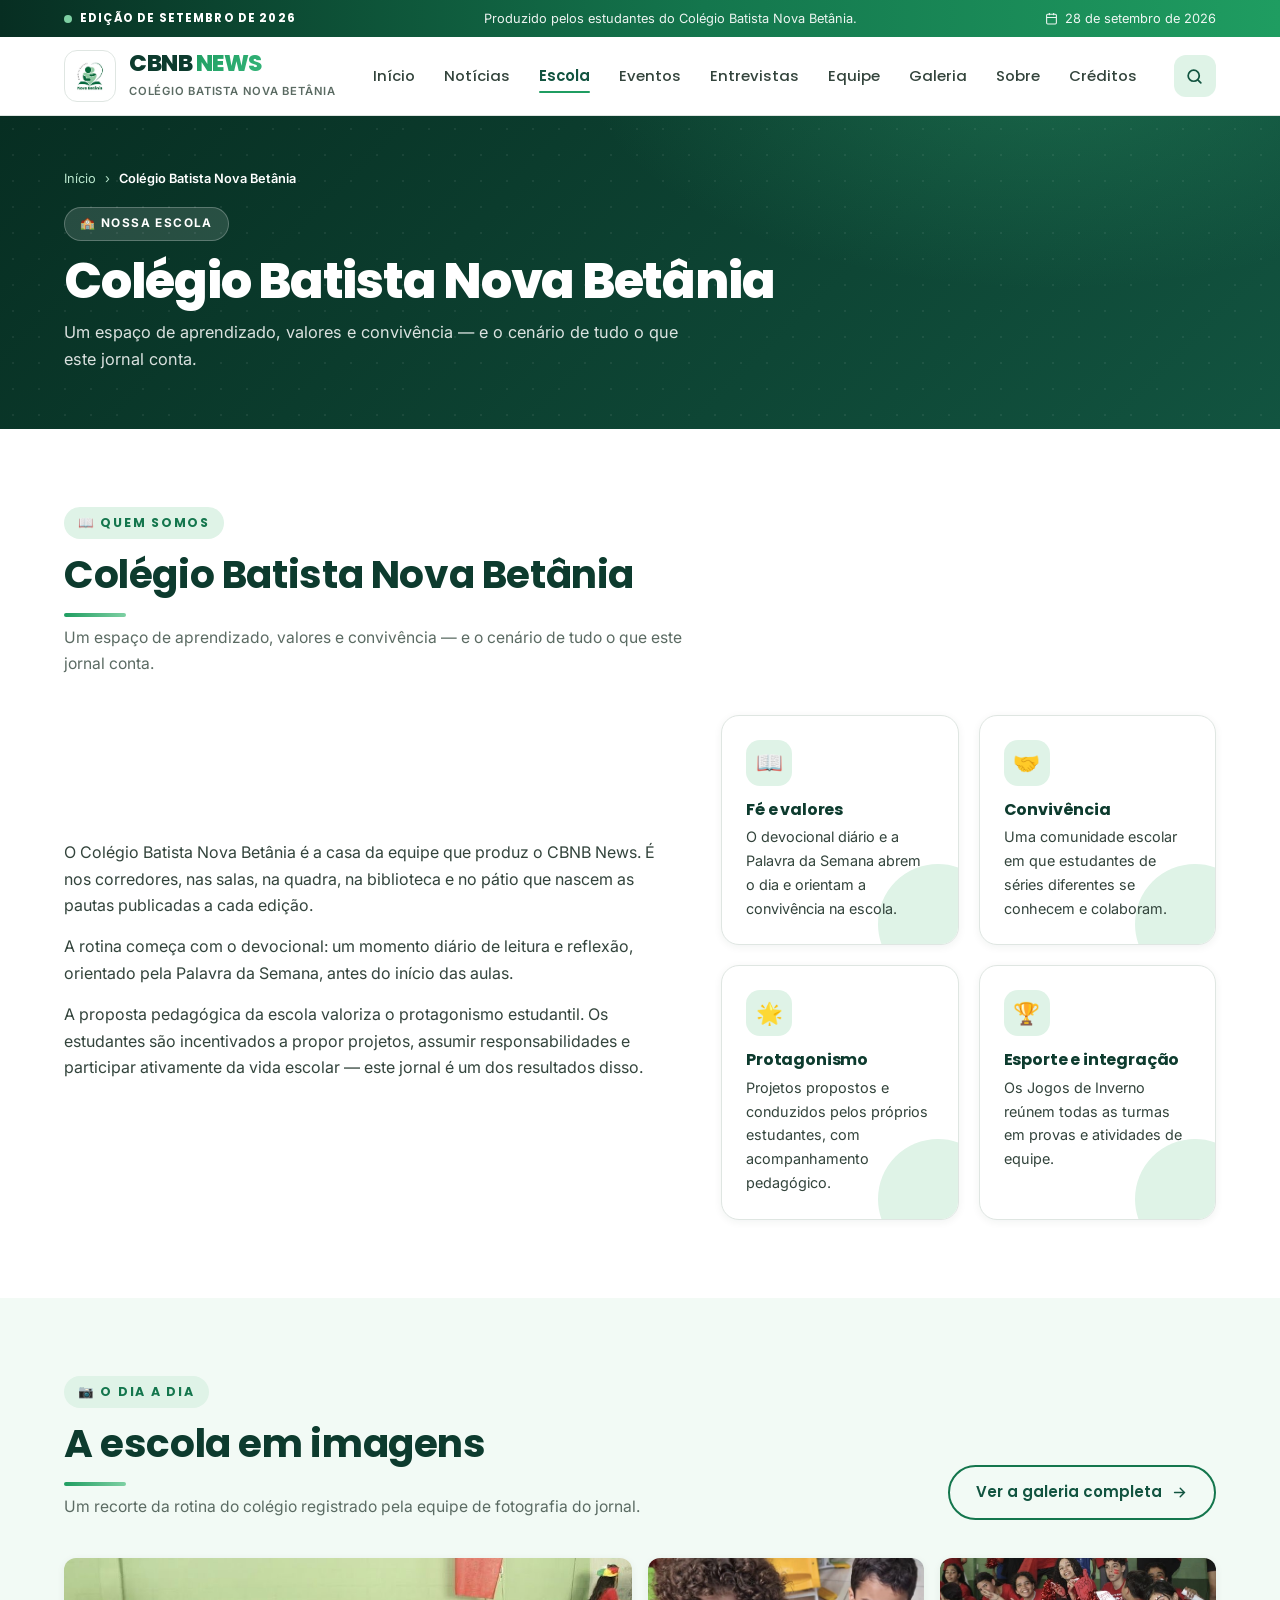
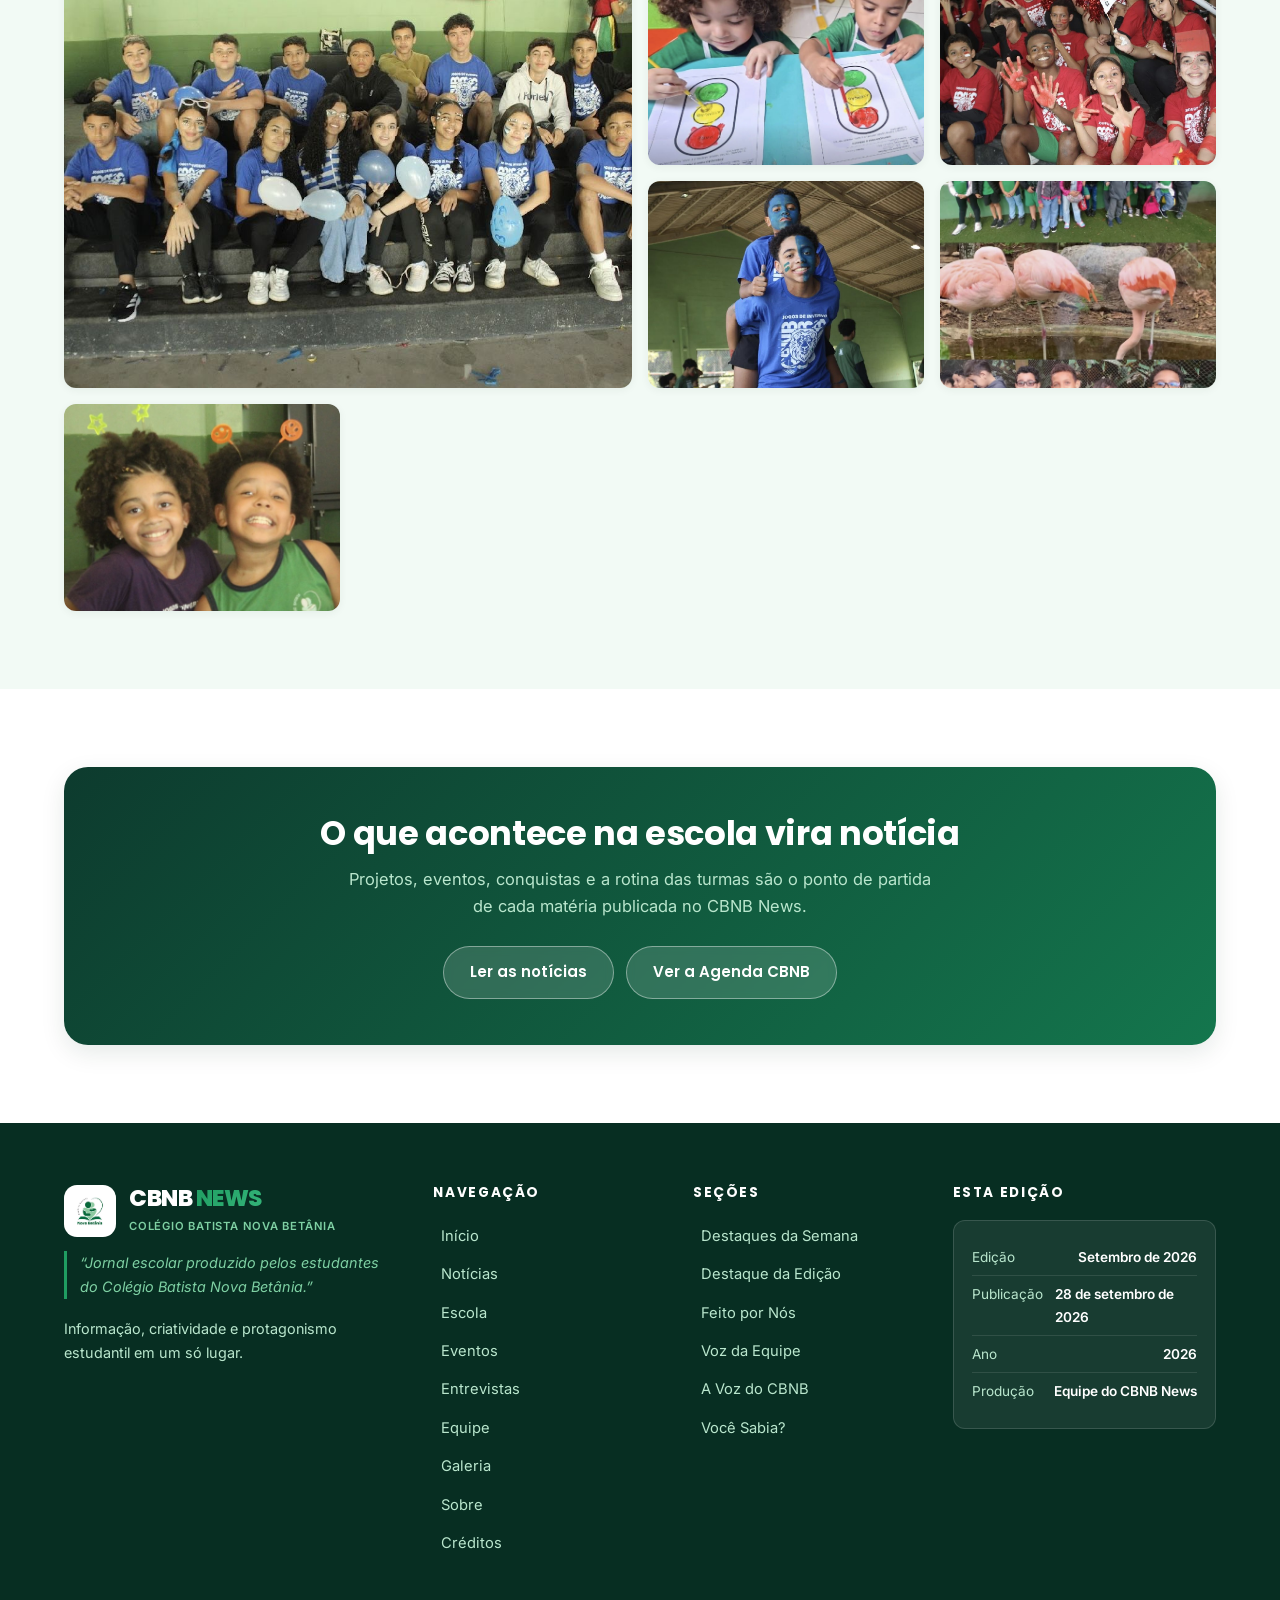
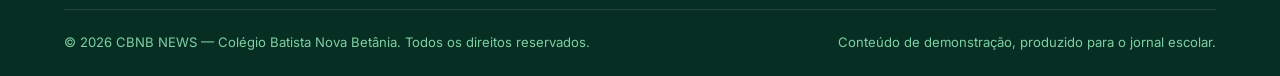
<file: news/escola.html>
<!DOCTYPE html>
<html lang="pt-BR">
<head>
<meta charset="UTF-8">
<meta name="viewport" content="width=device-width, initial-scale=1.0">
<title>Escola · CBNB NEWS</title>
<meta name="description" content="O Colégio Batista Nova Betânia: proposta pedagógica, convivência e o dia a dia da comunidade escolar.">
<meta name="theme-color" content="#0d3b2e">
<link rel="icon" href="img/cbnb.jpg" type="image/jpeg">

<link rel="preconnect" href="https://fonts.googleapis.com">
<link rel="preconnect" href="https://fonts.gstatic.com" crossorigin>
<link href="https://fonts.googleapis.com/css2?family=Poppins:wght@400;500;600;700;800&family=Inter:wght@400;500;600&display=swap" rel="stylesheet">
<link rel="stylesheet" href="assets/css/estilo.css">
</head>

<body data-pagina="escola"
      data-olho="🏫 Nossa escola"
      data-titulo="Colégio Batista Nova Betânia"
      data-subtitulo="Um espaço de aprendizado, valores e convivência — e o cenário de tudo o que este jornal conta.">

<a class="pular-link" href="#conteudo">Pular para o conteúdo</a>
<div id="topo-do-site"></div>

<main id="conteudo">

<!-- ==========================================================================
     A ESCOLA
     ========================================================================== -->
<section class="secao" id="escola">
  <div class="container">
    <div class="secao-topo revelar">
      <div class="secao-titulo">
        <span class="olho">📖 Quem somos</span>
        <h2 id="escola-titulo">Colégio Batista Nova Betânia</h2>
        <p id="escola-chamada"></p>
      </div>
    </div>

    <div class="sobre-grade">
      <!-- Parágrafos e cards gerados pelo JavaScript, a partir de ESCOLA em conteudo.js -->
      <div class="sobre-texto revelar" id="escola-texto"></div>
      <div class="curiosidades-grade revelar" id="escola-destaques" style="grid-template-columns: repeat(2, 1fr);"></div>
    </div>
  </div>
</section>

<!-- ==========================================================================
     A ESCOLA EM IMAGENS
     ========================================================================== -->
<section class="secao secao--clara">
  <div class="container">
    <div class="secao-topo revelar">
      <div class="secao-titulo">
        <span class="olho">📷 O dia a dia</span>
        <h2>A escola em imagens</h2>
        <p>Um recorte da rotina do colégio registrado pela equipe de fotografia do jornal.</p>
      </div>
      <a href="galeria.html" class="btn btn--contorno">
        Ver a galeria completa
        <svg viewBox="0 0 24 24" fill="none" stroke="currentColor" stroke-width="2" stroke-linecap="round"><path d="M5 12h14M13 6l6 6-6 6"/></svg>
      </a>
    </div>

    <!-- Mostra as primeiras fotos da galeria -->
    <div class="galeria-grade" id="galeria-resumo"></div>
  </div>
</section>

<!-- ==========================================================================
     CHAMADA
     ========================================================================== -->
<section class="secao">
  <div class="container">
    <div class="chamada-final revelar">
      <h2>O que acontece na escola vira notícia</h2>
      <p>Projetos, eventos, conquistas e a rotina das turmas são o ponto de partida
         de cada matéria publicada no CBNB News.</p>
      <div class="botoes">
        <a href="noticias.html" class="btn btn--claro">Ler as notícias</a>
        <a href="eventos.html" class="btn btn--claro">Ver a Agenda CBNB</a>
      </div>
    </div>
  </div>
</section>

</main>

<div id="rodape-do-site"></div>

<script src="assets/js/conteudo.js"></script>
<script src="assets/js/layout.js"></script>
<script src="assets/js/principal.js"></script>
</body>
</html>
</file>
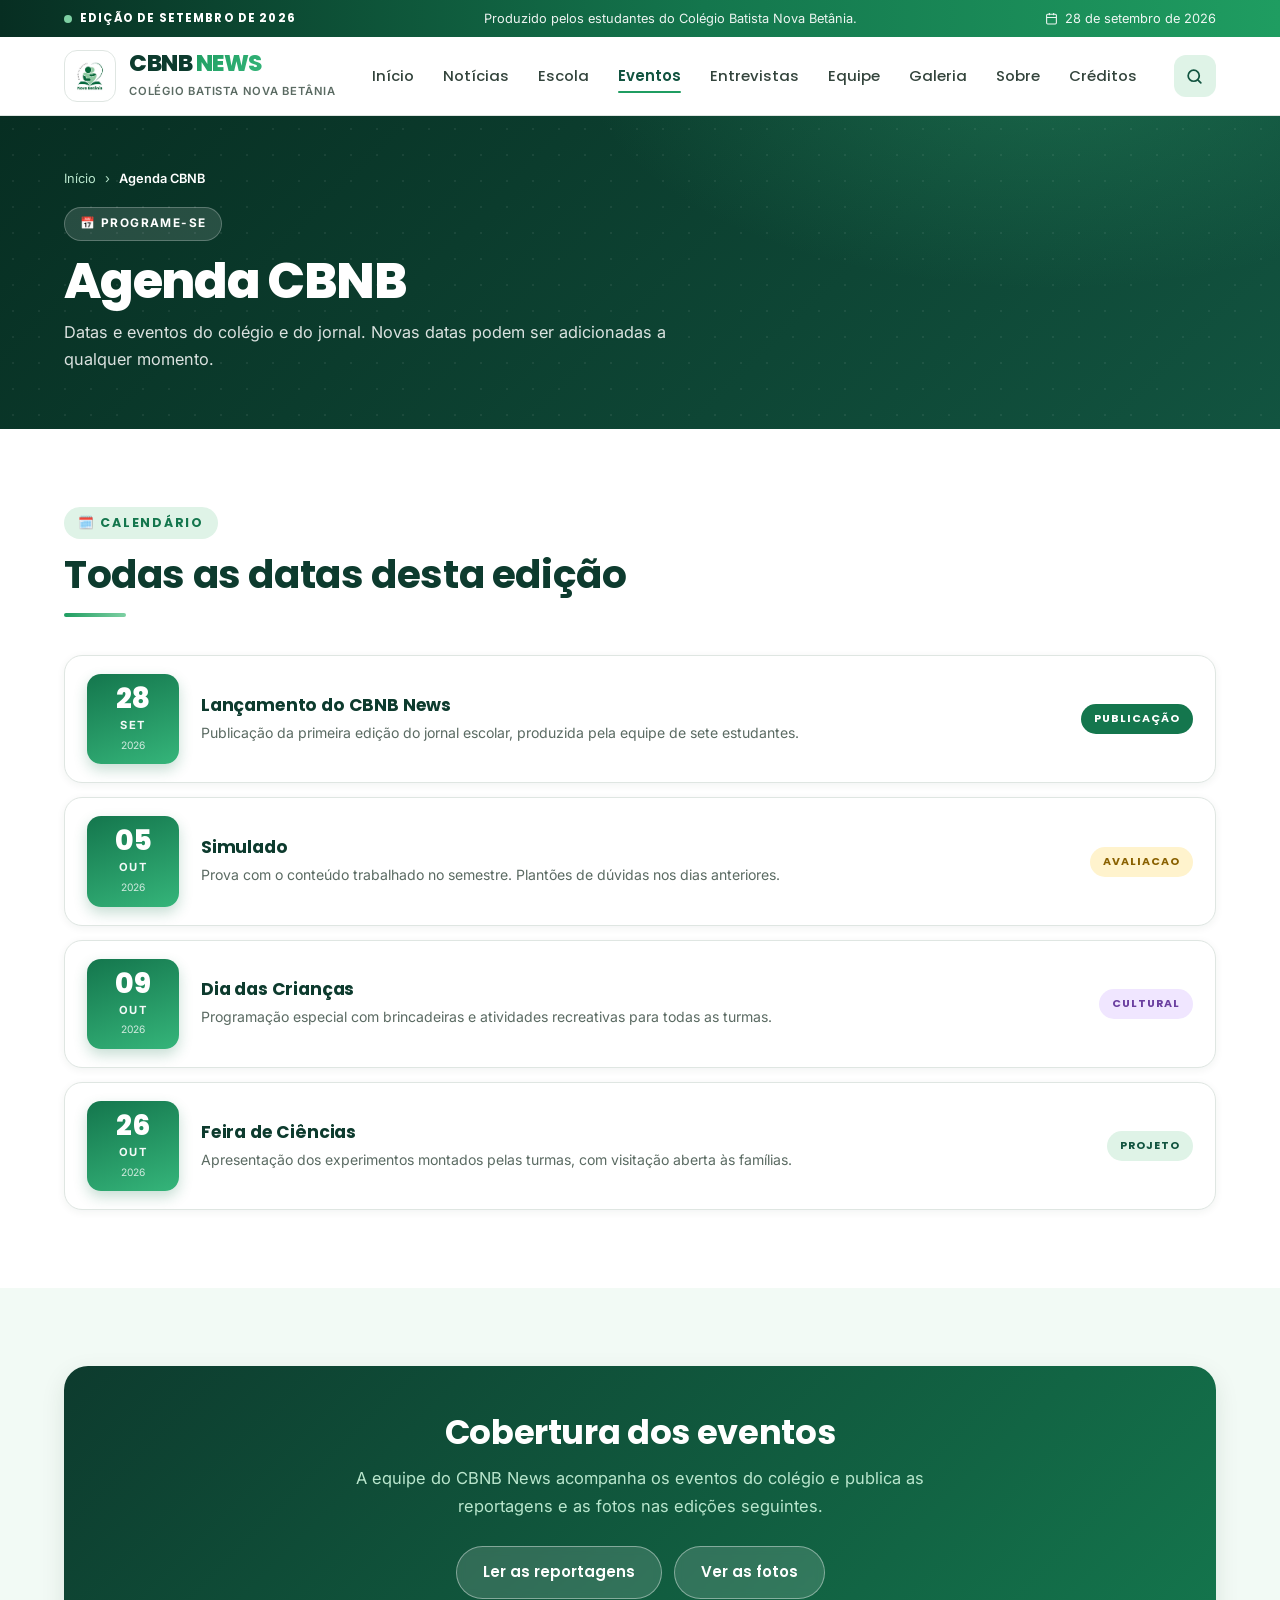
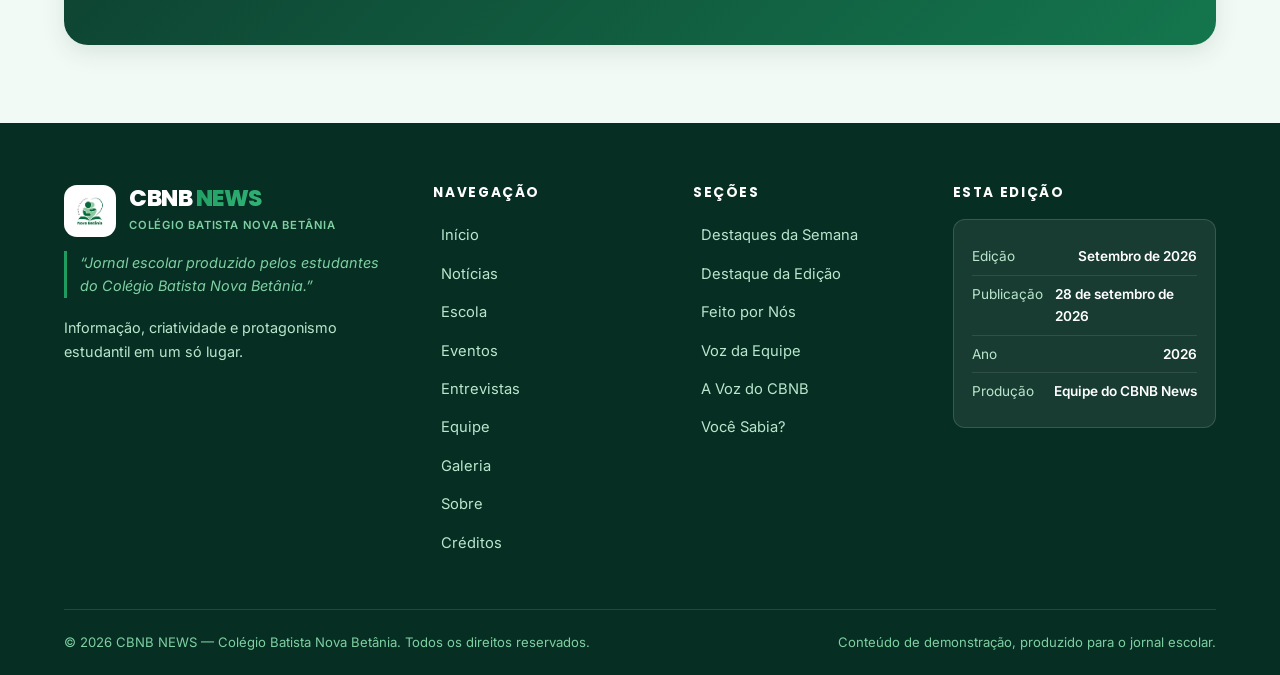
<file: news/eventos.html>
<!DOCTYPE html>
<html lang="pt-BR">
<head>
<meta charset="UTF-8">
<meta name="viewport" content="width=device-width, initial-scale=1.0">
<title>Eventos · CBNB NEWS</title>
<meta name="description" content="Agenda CBNB: datas e eventos do Colégio Batista Nova Betânia e do jornal escolar.">
<meta name="theme-color" content="#0d3b2e">
<link rel="icon" href="img/cbnb.jpg" type="image/jpeg">

<link rel="preconnect" href="https://fonts.googleapis.com">
<link rel="preconnect" href="https://fonts.gstatic.com" crossorigin>
<link href="https://fonts.googleapis.com/css2?family=Poppins:wght@400;500;600;700;800&family=Inter:wght@400;500;600&display=swap" rel="stylesheet">
<link rel="stylesheet" href="assets/css/estilo.css">
</head>

<body data-pagina="eventos"
      data-olho="📅 Programe-se"
      data-titulo="Agenda CBNB"
      data-subtitulo="Datas e eventos do colégio e do jornal. Novas datas podem ser adicionadas a qualquer momento.">

<a class="pular-link" href="#conteudo">Pular para o conteúdo</a>
<div id="topo-do-site"></div>

<main id="conteudo">

<!-- ==========================================================================
     AGENDA CBNB — lista completa
     ========================================================================== -->
<section class="secao" id="eventos">
  <div class="container">
    <div class="secao-topo revelar">
      <div class="secao-titulo">
        <span class="olho">🗓️ Calendário</span>
        <h2>Todas as datas desta edição</h2>
      </div>
    </div>

    <!-- Eventos gerados pelo JavaScript, a partir de AGENDA em conteudo.js -->
    <div class="agenda-lista" id="agenda-lista"></div>

  </div>
</section>

<!-- ==========================================================================
     CHAMADA
     ========================================================================== -->
<section class="secao secao--clara">
  <div class="container">
    <div class="chamada-final revelar">
      <h2>Cobertura dos eventos</h2>
      <p>A equipe do CBNB News acompanha os eventos do colégio e publica as reportagens
         e as fotos nas edições seguintes.</p>
      <div class="botoes">
        <a href="noticias.html" class="btn btn--claro">Ler as reportagens</a>
        <a href="galeria.html" class="btn btn--claro">Ver as fotos</a>
      </div>
    </div>
  </div>
</section>

</main>

<div id="rodape-do-site"></div>

<script src="assets/js/conteudo.js"></script>
<script src="assets/js/layout.js"></script>
<script src="assets/js/principal.js"></script>
</body>
</html>
</file>
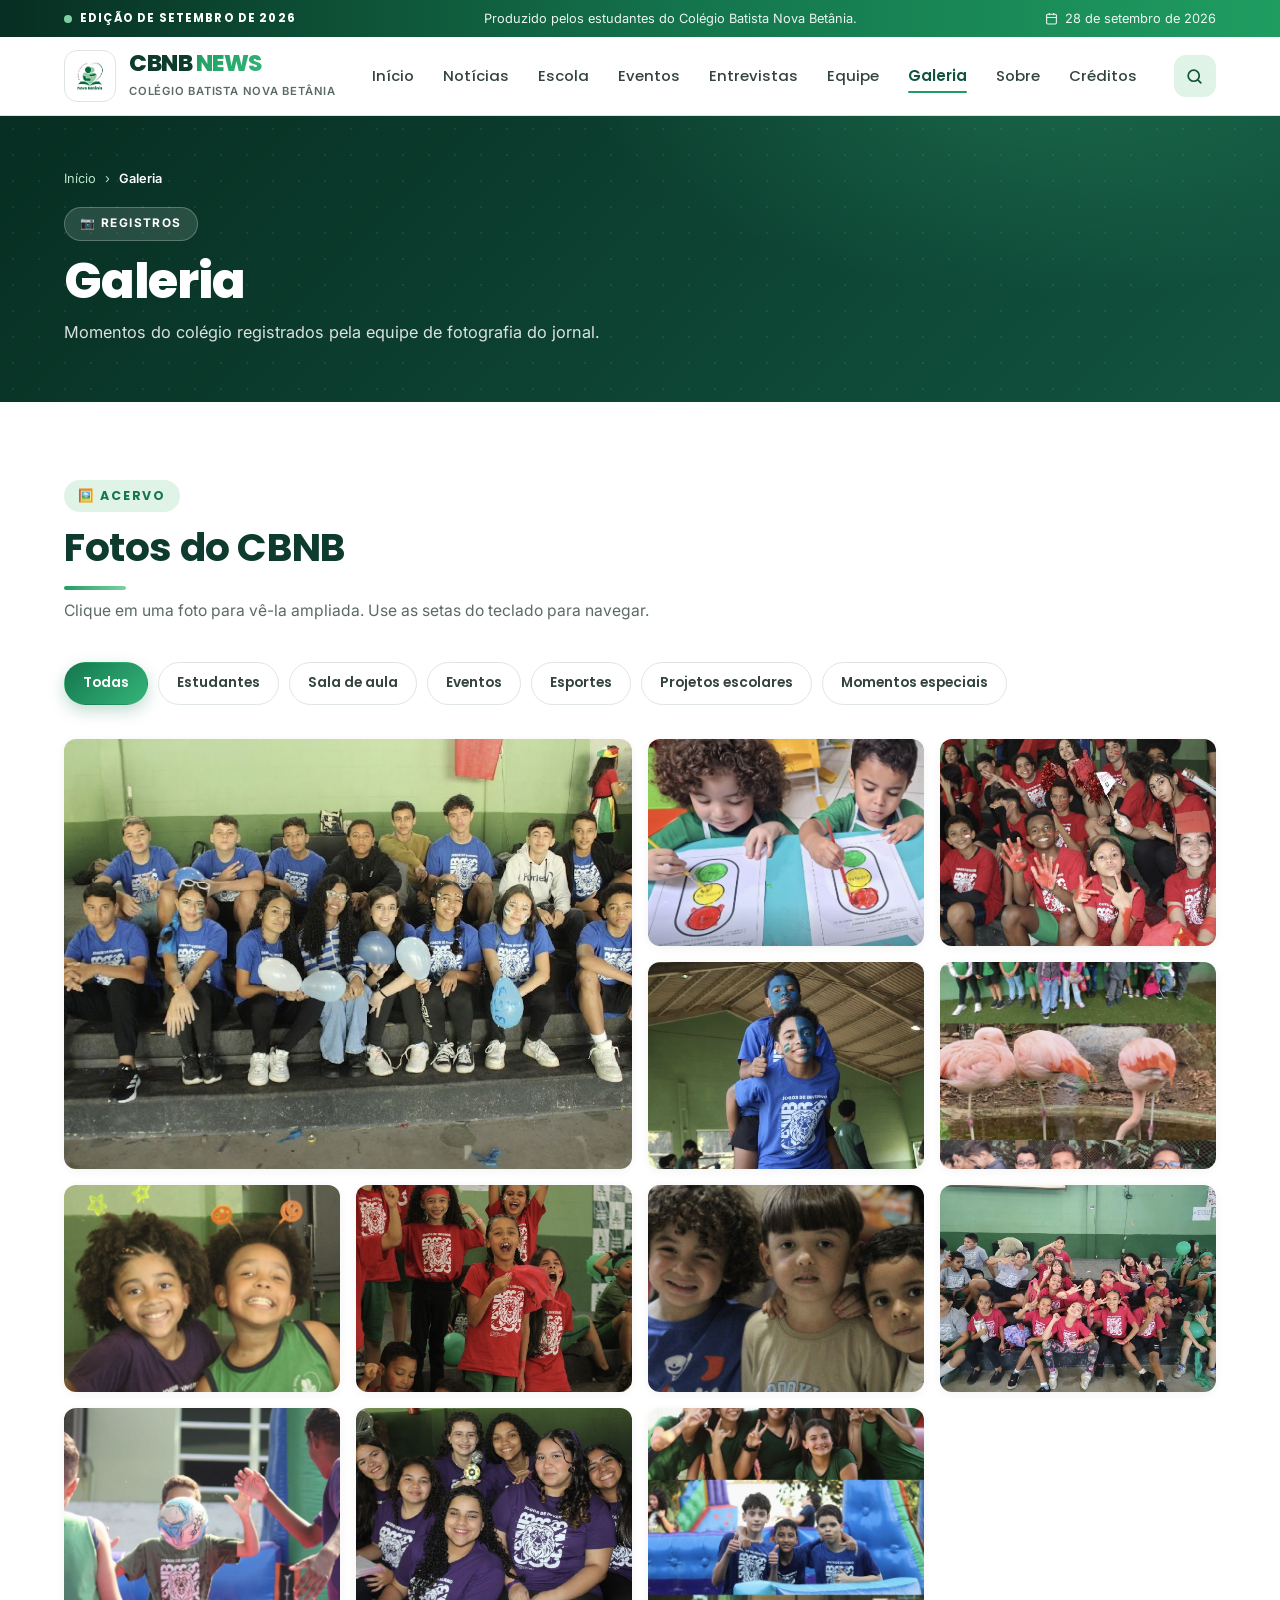
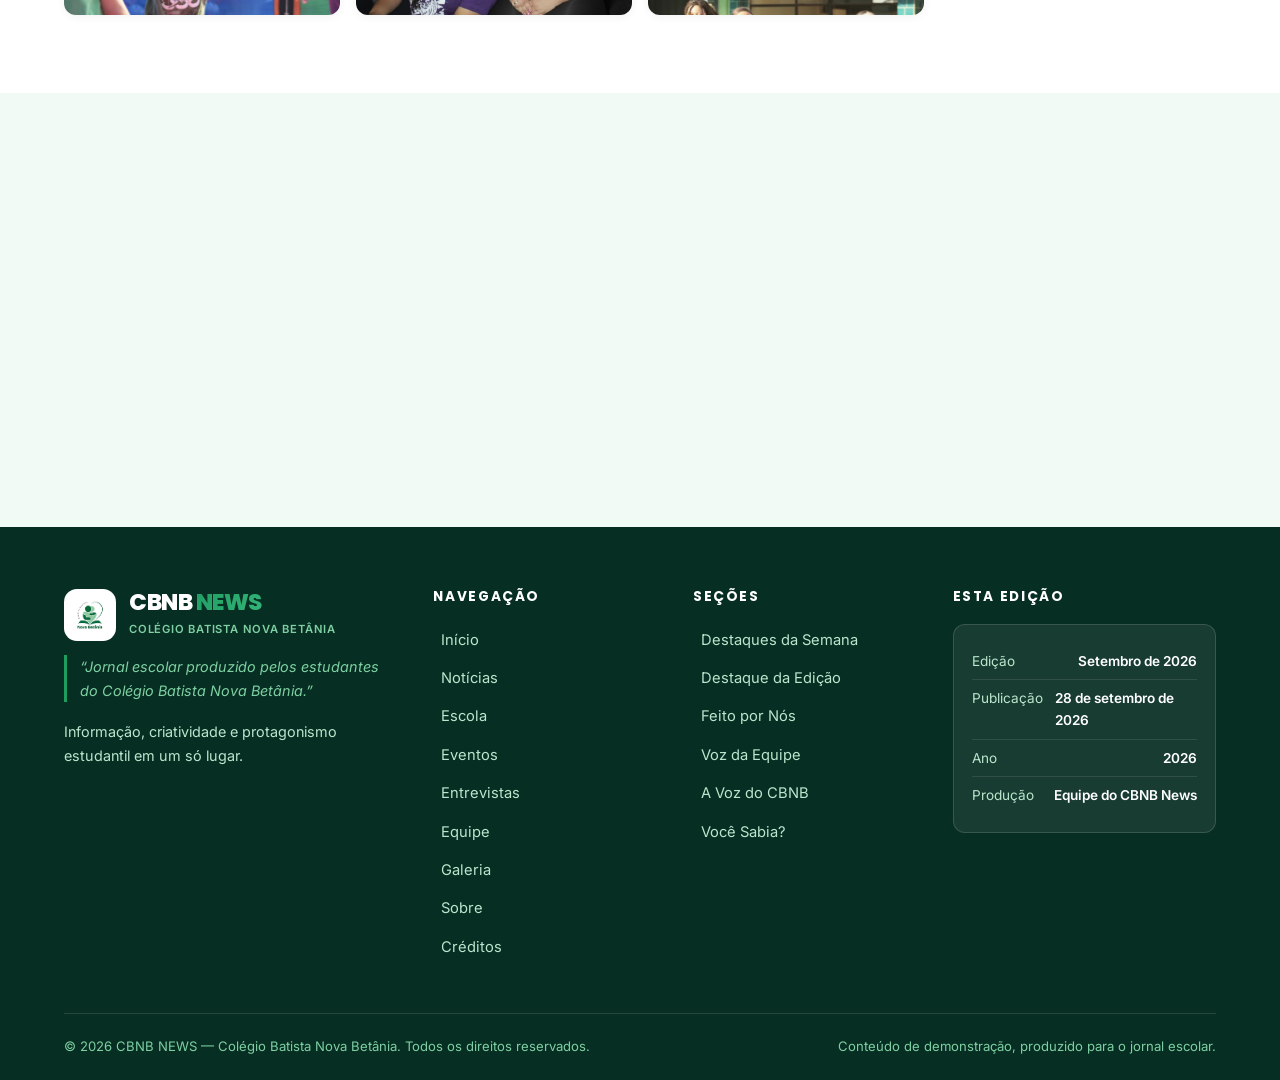
<file: news/galeria.html>
<!DOCTYPE html>
<html lang="pt-BR">
<head>
<meta charset="UTF-8">
<meta name="viewport" content="width=device-width, initial-scale=1.0">
<title>Galeria · CBNB NEWS</title>
<meta name="description" content="Galeria de fotos do Colégio Batista Nova Betânia, registradas pela equipe de fotografia do CBNB News.">
<meta name="theme-color" content="#0d3b2e">
<link rel="icon" href="img/cbnb.jpg" type="image/jpeg">

<link rel="preconnect" href="https://fonts.googleapis.com">
<link rel="preconnect" href="https://fonts.gstatic.com" crossorigin>
<link href="https://fonts.googleapis.com/css2?family=Poppins:wght@400;500;600;700;800&family=Inter:wght@400;500;600&display=swap" rel="stylesheet">
<link rel="stylesheet" href="assets/css/estilo.css">
</head>

<body data-pagina="galeria"
      data-olho="📷 Registros"
      data-titulo="Galeria"
      data-subtitulo="Momentos do colégio registrados pela equipe de fotografia do jornal.">

<a class="pular-link" href="#conteudo">Pular para o conteúdo</a>
<div id="topo-do-site"></div>

<main id="conteudo">

<!-- ==========================================================================
     GALERIA — fotos com filtros por categoria
     ========================================================================== -->
<section class="secao" id="galeria">
  <div class="container">
    <div class="secao-topo revelar">
      <div class="secao-titulo">
        <span class="olho">🖼️ Acervo</span>
        <h2>Fotos do CBNB</h2>
        <p>Clique em uma foto para vê-la ampliada. Use as setas do teclado para navegar.</p>
      </div>
    </div>

    <!-- Filtros e fotos: gerados a partir de GALERIA em conteudo.js -->
    <div class="filtros revelar" id="filtros-galeria"></div>
    <div class="galeria-grade" id="galeria-grade"></div>
  </div>
</section>

<!-- ==========================================================================
     CHAMADA
     ========================================================================== -->
<section class="secao secao--clara">
  <div class="container">
    <div class="chamada-final revelar">
      <h2>As fotos também contam a história</h2>
      <p>A equipe de fotografia acompanha eventos, aulas e bastidores para ilustrar
         as matérias de cada edição do jornal.</p>
      <div class="botoes">
        <a href="equipe.html" class="btn btn--claro">Conheça a equipe de fotografia</a>
        <a href="noticias.html" class="btn btn--claro">Ler as notícias</a>
      </div>
    </div>
  </div>
</section>

</main>

<div id="rodape-do-site"></div>

<script src="assets/js/conteudo.js"></script>
<script src="assets/js/layout.js"></script>
<script src="assets/js/principal.js"></script>
</body>
</html>
</file>
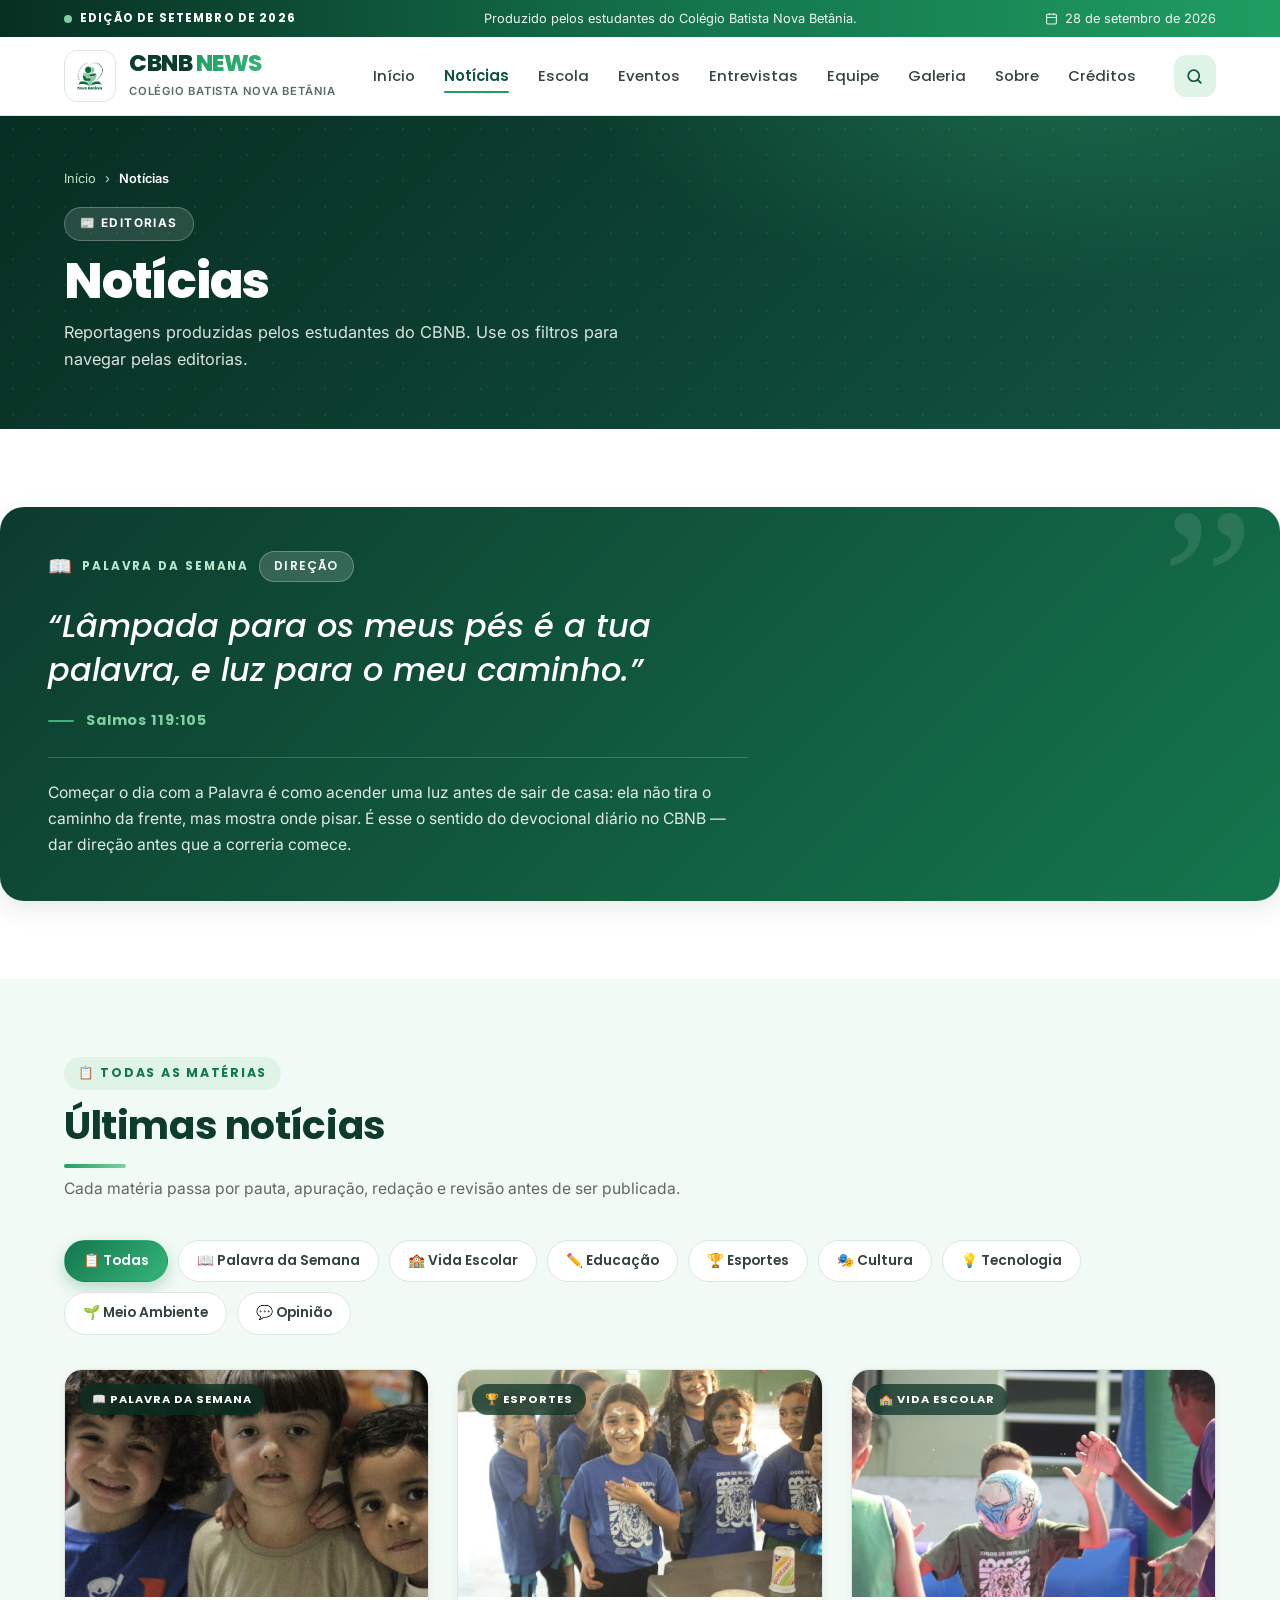
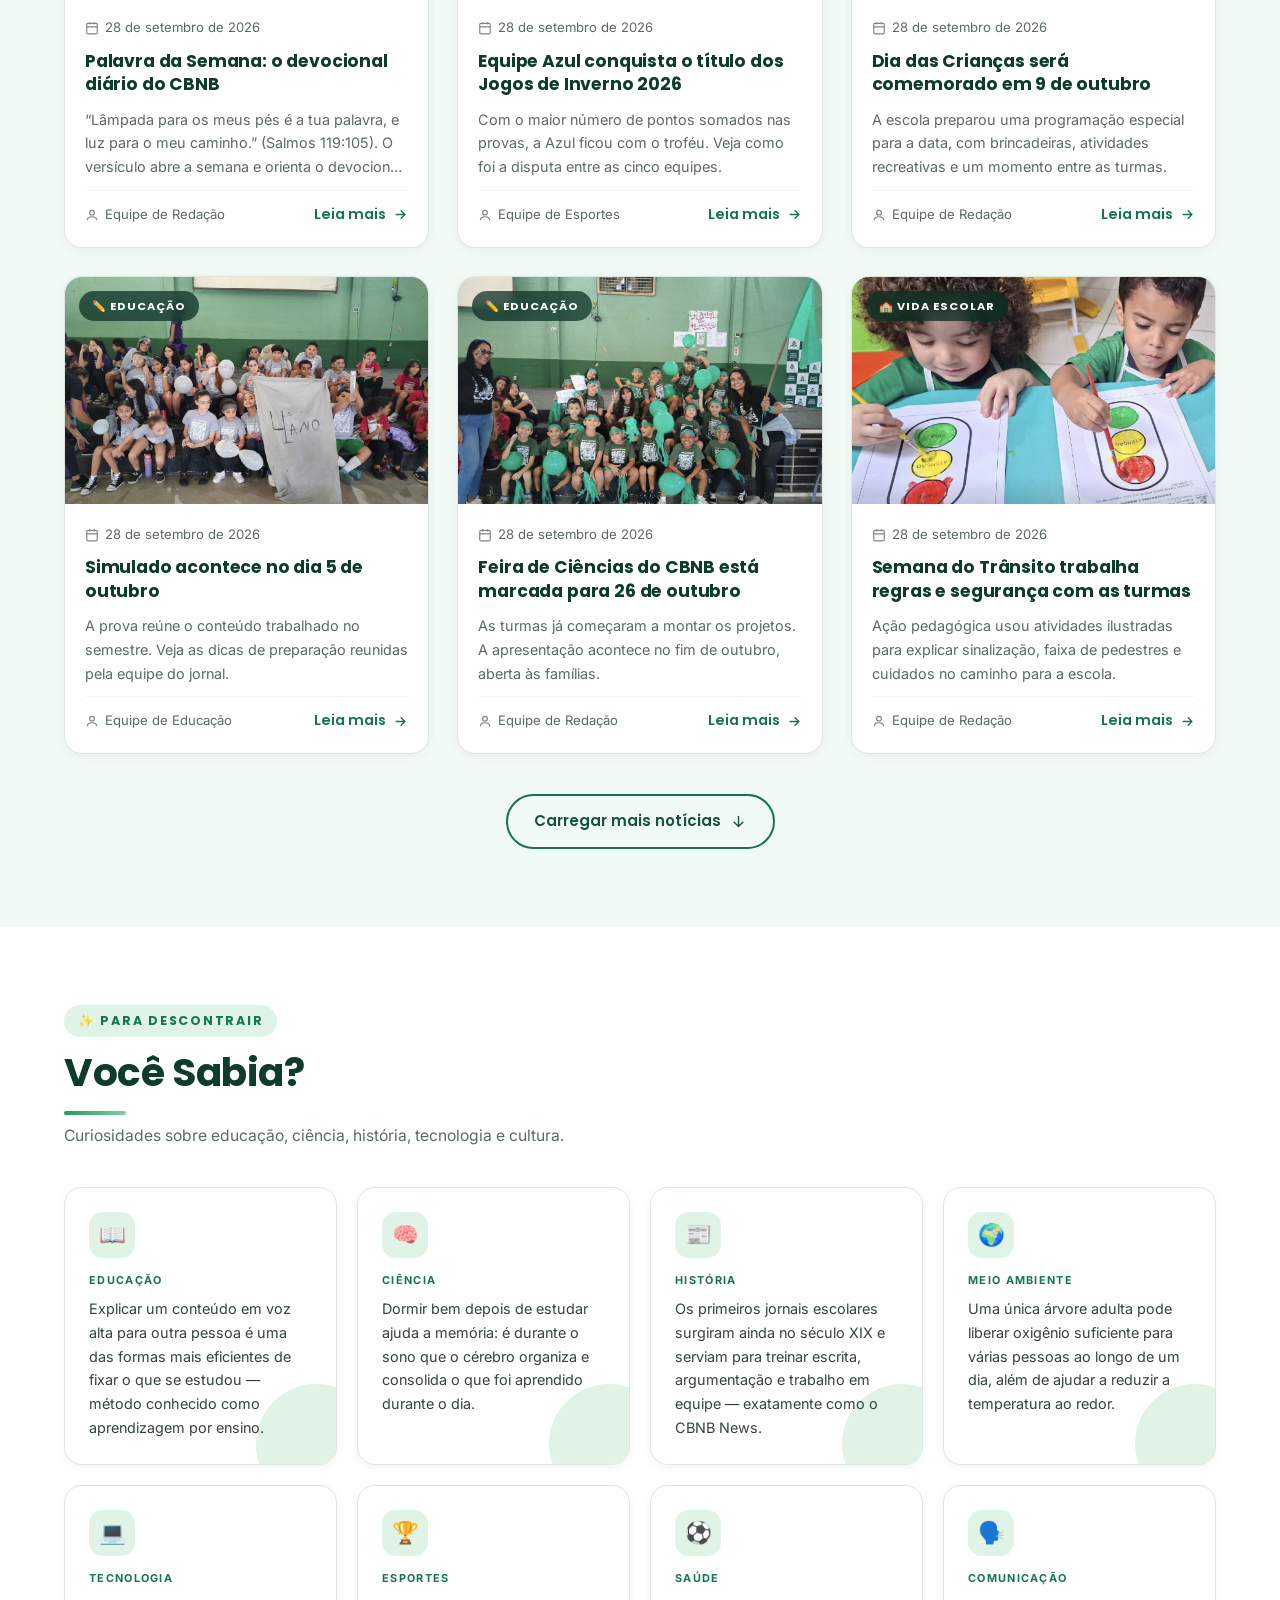
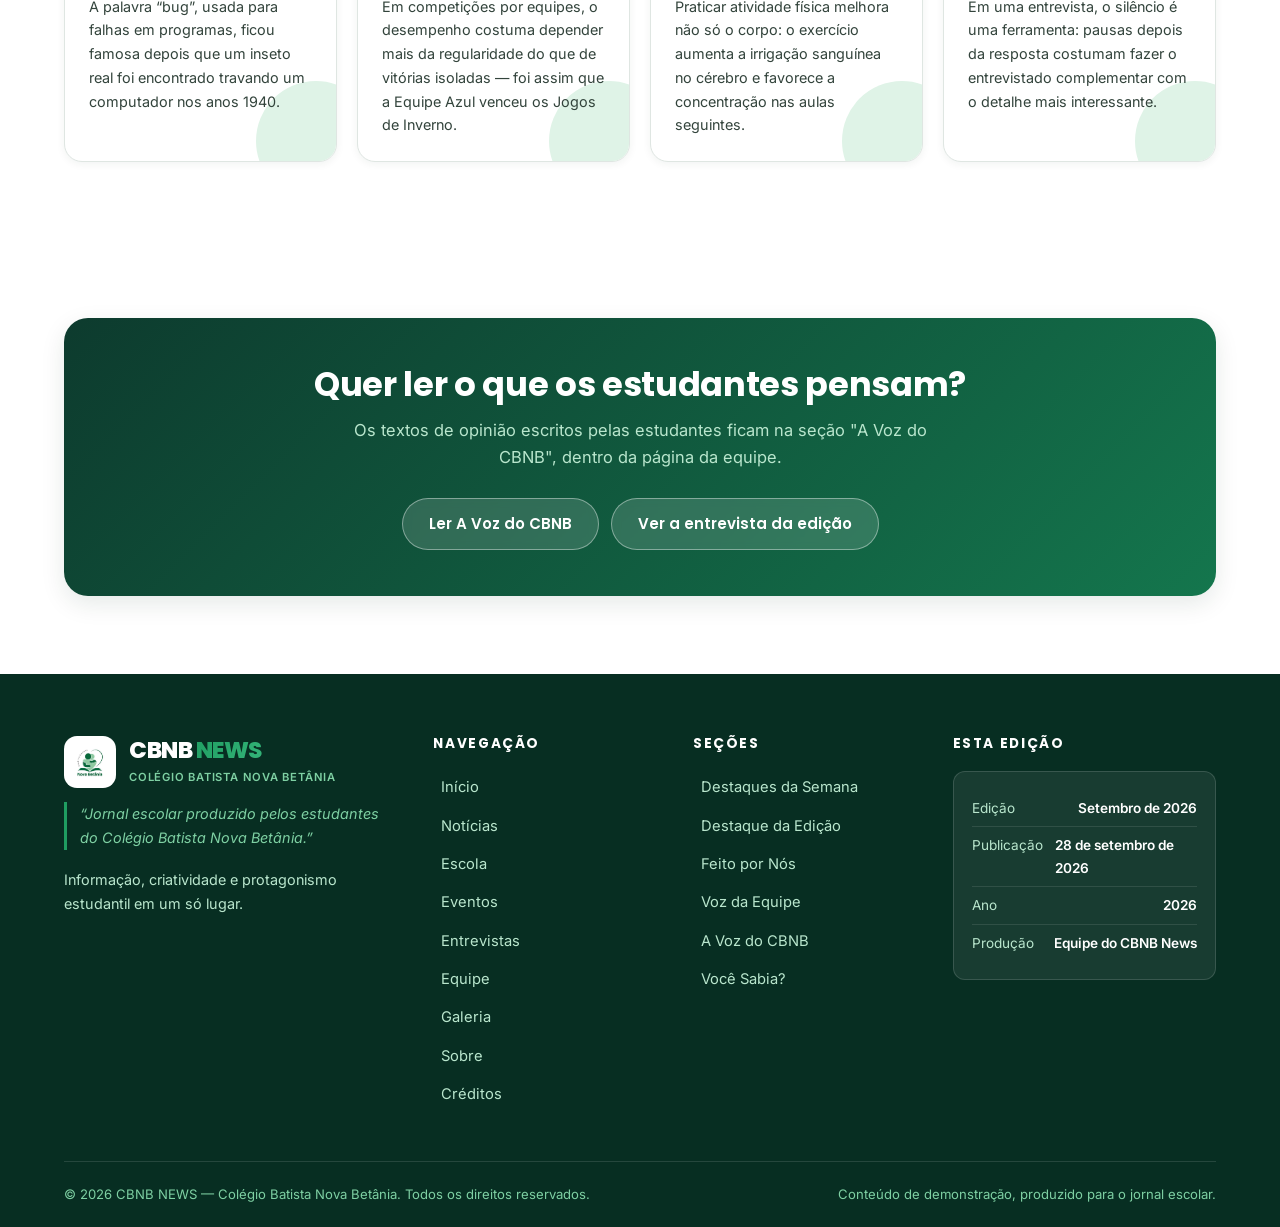
<file: news/noticias.html>
<!DOCTYPE html>
<html lang="pt-BR">
<head>
<meta charset="UTF-8">
<meta name="viewport" content="width=device-width, initial-scale=1.0">
<title>Notícias · CBNB NEWS</title>
<meta name="description" content="Reportagens produzidas pelos estudantes do Colégio Batista Nova Betânia, organizadas por editoria.">
<meta name="theme-color" content="#0d3b2e">
<link rel="icon" href="img/cbnb.jpg" type="image/jpeg">

<link rel="preconnect" href="https://fonts.googleapis.com">
<link rel="preconnect" href="https://fonts.gstatic.com" crossorigin>
<link href="https://fonts.googleapis.com/css2?family=Poppins:wght@400;500;600;700;800&family=Inter:wght@400;500;600&display=swap" rel="stylesheet">
<link rel="stylesheet" href="assets/css/estilo.css">
</head>

<!-- O título e o subtítulo abaixo aparecem na faixa verde no alto da página -->
<body data-pagina="noticias"
      data-olho="📰 Editorias"
      data-titulo="Notícias"
      data-subtitulo="Reportagens produzidas pelos estudantes do CBNB. Use os filtros para navegar pelas editorias.">

<a class="pular-link" href="#conteudo">Pular para o conteúdo</a>
<div id="topo-do-site"></div>

<main id="conteudo">

<!-- ==========================================================================
     PALAVRA DA SEMANA — o versículo vem de PALAVRA_SEMANA, em conteudo.js
     ========================================================================== -->
<section class="secao" id="palavra-semana"></section>

<!-- ==========================================================================
     NOTÍCIAS — com filtros por categoria
     ========================================================================== -->
<section class="secao secao--clara" id="noticias">
  <div class="container">
    <div class="secao-topo revelar">
      <div class="secao-titulo">
        <span class="olho">📋 Todas as matérias</span>
        <h2>Últimas notícias</h2>
        <p>Cada matéria passa por pauta, apuração, redação e revisão antes de ser publicada.</p>
      </div>
    </div>

    <!-- Filtros de categoria (gerados pelo JavaScript) -->
    <div class="filtros revelar" id="filtros-noticias" role="tablist" aria-label="Filtrar notícias por categoria"></div>

    <!-- Lista de notícias -->
    <div class="noticias-grade" id="noticias-grade"></div>

    <div class="carregar-mais">
      <button class="btn btn--contorno" id="btn-carregar-mais">
        Carregar mais notícias
        <svg viewBox="0 0 24 24" fill="none" stroke="currentColor" stroke-width="2" stroke-linecap="round"><path d="M12 5v14M6 13l6 6 6-6"/></svg>
      </button>
    </div>
  </div>
</section>

<!-- ==========================================================================
     VOCÊ SABIA? — curiosidades
     ========================================================================== -->
<section class="secao" id="curiosidades">
  <div class="container">
    <div class="secao-topo revelar">
      <div class="secao-titulo">
        <span class="olho">✨ Para descontrair</span>
        <h2>Você Sabia?</h2>
        <p>Curiosidades sobre educação, ciência, história, tecnologia e cultura.</p>
      </div>
    </div>

    <div class="curiosidades-grade" id="curiosidades-grade"></div>
  </div>
</section>

<!-- ==========================================================================
     CHAMADA PARA A SEÇÃO DE OPINIÃO
     ========================================================================== -->
<section class="secao">
  <div class="container">
    <div class="chamada-final revelar">
      <h2>Quer ler o que os estudantes pensam?</h2>
      <p>Os textos de opinião escritos pelas estudantes ficam na seção "A Voz do CBNB",
         dentro da página da equipe.</p>
      <div class="botoes">
        <a href="equipe.html#opiniao" class="btn btn--claro">Ler A Voz do CBNB</a>
        <a href="entrevistas.html" class="btn btn--claro">Ver a entrevista da edição</a>
      </div>
    </div>
  </div>
</section>

</main>

<div id="rodape-do-site"></div>

<script src="assets/js/conteudo.js"></script>
<script src="assets/js/layout.js"></script>
<script src="assets/js/principal.js"></script>
</body>
</html>
</file>
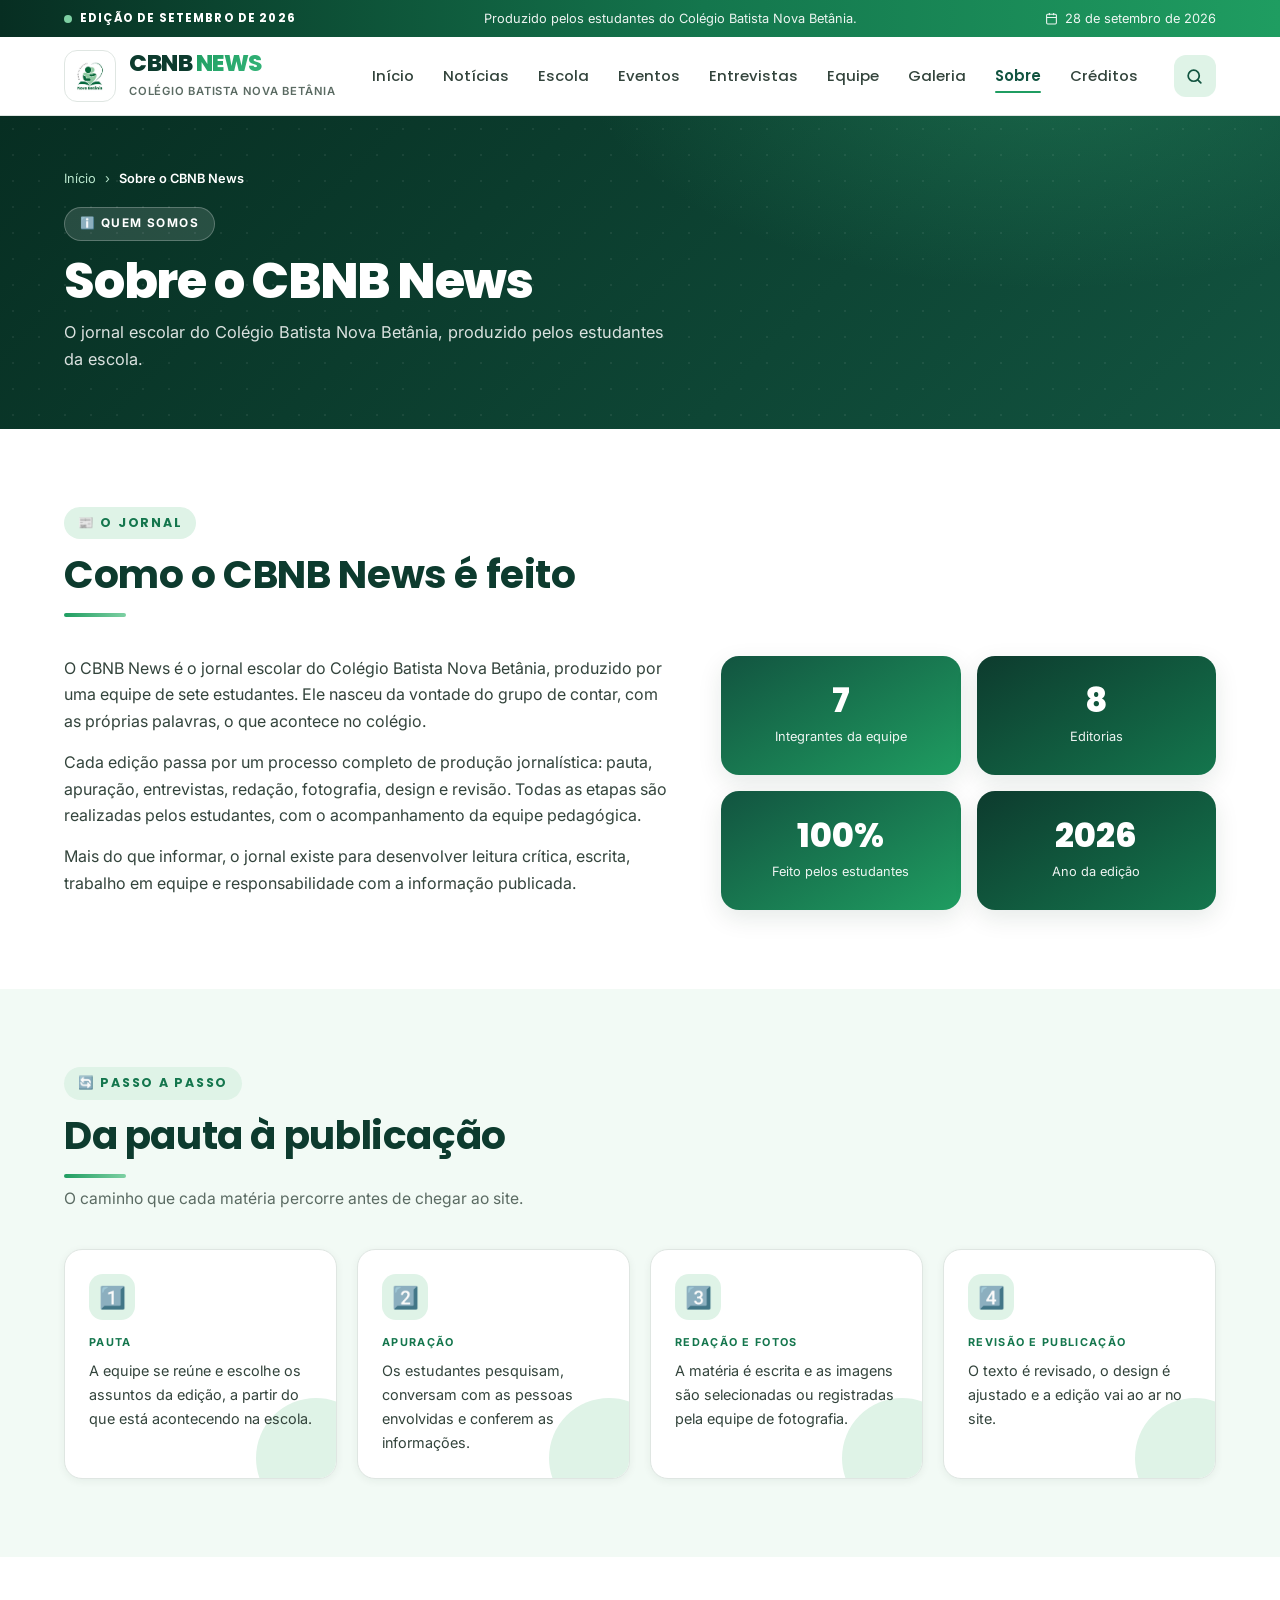
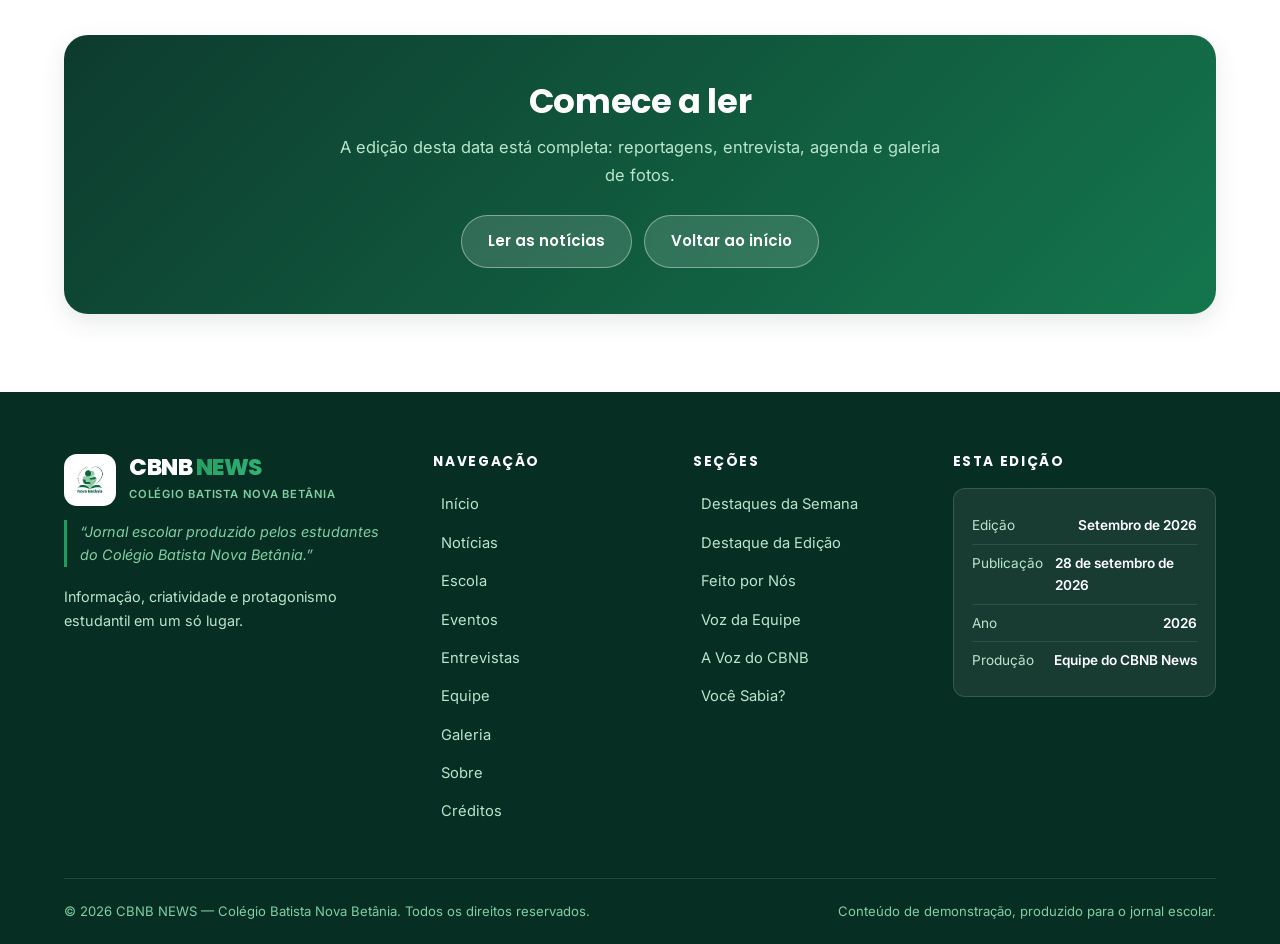
<file: news/sobre.html>
<!DOCTYPE html>
<html lang="pt-BR">
<head>
<meta charset="UTF-8">
<meta name="viewport" content="width=device-width, initial-scale=1.0">
<title>Sobre o CBNB News · CBNB NEWS</title>
<meta name="description" content="Sobre o CBNB News: como o jornal escolar do Colégio Batista Nova Betânia é produzido pelos estudantes.">
<meta name="theme-color" content="#0d3b2e">
<link rel="icon" href="img/cbnb.jpg" type="image/jpeg">

<link rel="preconnect" href="https://fonts.googleapis.com">
<link rel="preconnect" href="https://fonts.gstatic.com" crossorigin>
<link href="https://fonts.googleapis.com/css2?family=Poppins:wght@400;500;600;700;800&family=Inter:wght@400;500;600&display=swap" rel="stylesheet">
<link rel="stylesheet" href="assets/css/estilo.css">
</head>

<body data-pagina="sobre"
      data-olho="ℹ️ Quem somos"
      data-titulo="Sobre o CBNB News"
      data-subtitulo="O jornal escolar do Colégio Batista Nova Betânia, produzido pelos estudantes da escola.">

<a class="pular-link" href="#conteudo">Pular para o conteúdo</a>
<div id="topo-do-site"></div>

<main id="conteudo">

<!-- ==========================================================================
     SOBRE O JORNAL
     ========================================================================== -->
<section class="secao" id="sobre">
  <div class="container">
    <div class="secao-topo revelar">
      <div class="secao-titulo">
        <span class="olho">📰 O jornal</span>
        <h2>Como o CBNB News é feito</h2>
      </div>
    </div>

    <div class="sobre-grade">
      <!-- Textos e números gerados a partir de SOBRE em conteudo.js -->
      <div class="sobre-texto revelar" id="sobre-texto"></div>
      <div class="numeros-grade revelar" id="sobre-numeros"></div>
    </div>
  </div>
</section>

<!-- ==========================================================================
     AS ETAPAS DE PRODUÇÃO
     ========================================================================== -->
<section class="secao secao--clara">
  <div class="container">
    <div class="secao-topo revelar">
      <div class="secao-titulo">
        <span class="olho">🔄 Passo a passo</span>
        <h2>Da pauta à publicação</h2>
        <p>O caminho que cada matéria percorre antes de chegar ao site.</p>
      </div>
    </div>

    <div class="curiosidades-grade">
      <article class="curiosidade revelar" data-atraso="1">
        <div class="ico">1️⃣</div>
        <span class="tema">Pauta</span>
        <p>A equipe se reúne e escolhe os assuntos da edição, a partir do que está acontecendo na escola.</p>
      </article>
      <article class="curiosidade revelar" data-atraso="2">
        <div class="ico">2️⃣</div>
        <span class="tema">Apuração</span>
        <p>Os estudantes pesquisam, conversam com as pessoas envolvidas e conferem as informações.</p>
      </article>
      <article class="curiosidade revelar" data-atraso="3">
        <div class="ico">3️⃣</div>
        <span class="tema">Redação e fotos</span>
        <p>A matéria é escrita e as imagens são selecionadas ou registradas pela equipe de fotografia.</p>
      </article>
      <article class="curiosidade revelar" data-atraso="4">
        <div class="ico">4️⃣</div>
        <span class="tema">Revisão e publicação</span>
        <p>O texto é revisado, o design é ajustado e a edição vai ao ar no site.</p>
      </article>
    </div>
  </div>
</section>

<!-- ==========================================================================
     CHAMADA
     ========================================================================== -->
<section class="secao">
  <div class="container">
    <div class="chamada-final revelar">
      <h2>Comece a ler</h2>
      <p>A edição desta data está completa: reportagens, entrevista, agenda e galeria de fotos.</p>
      <div class="botoes">
        <a href="noticias.html" class="btn btn--claro">Ler as notícias</a>
        <a href="index.html" class="btn btn--claro">Voltar ao início</a>
      </div>
    </div>
  </div>
</section>

</main>

<div id="rodape-do-site"></div>

<script src="assets/js/conteudo.js"></script>
<script src="assets/js/layout.js"></script>
<script src="assets/js/principal.js"></script>
</body>
</html>
</file>
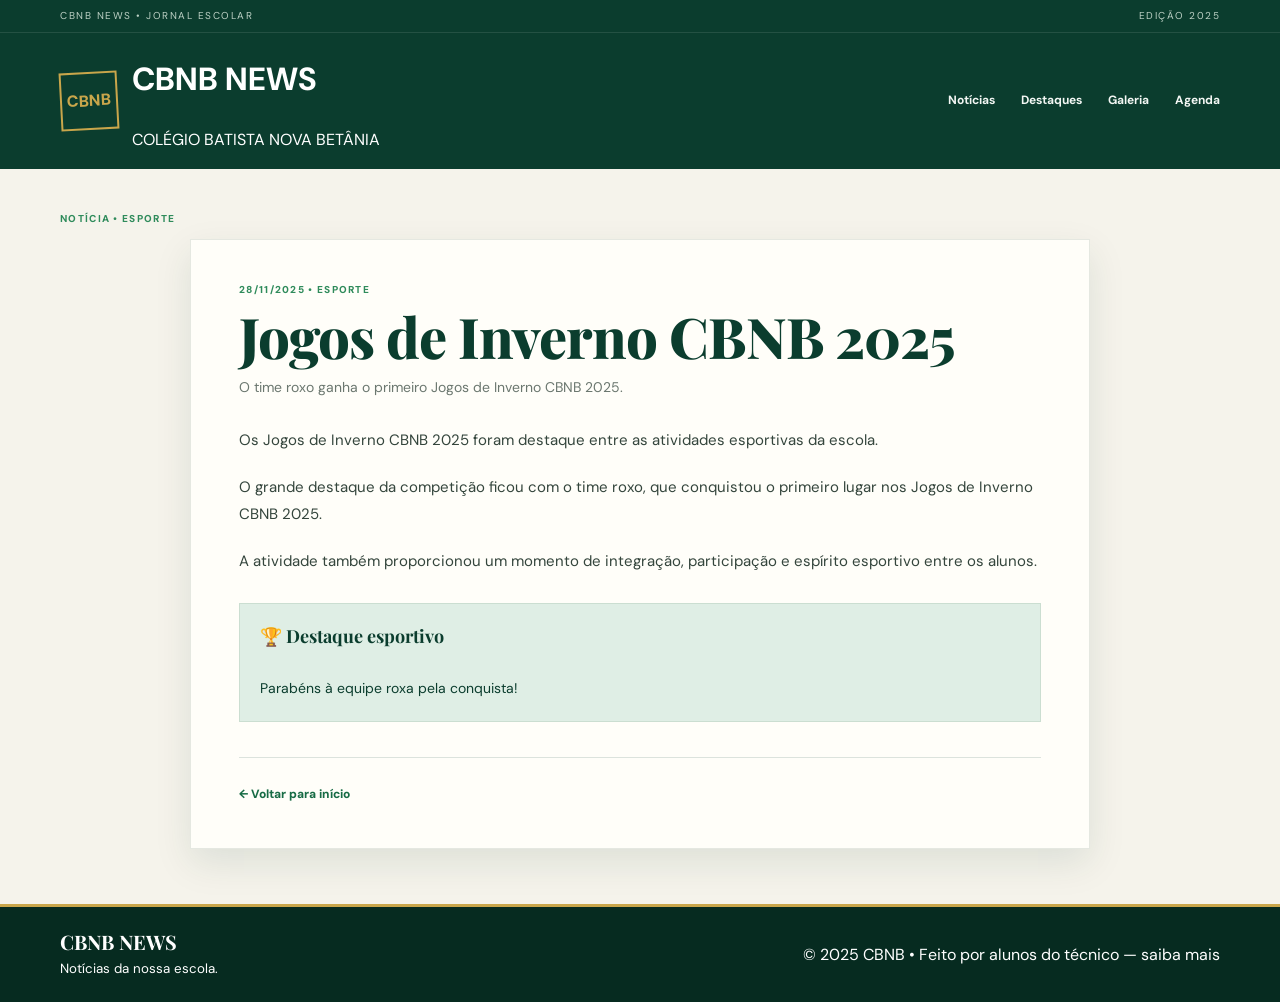
<file: news/estilo/jogosdeinverno.html>
<!doctype html>
<html lang="pt-BR">

<head>
  <meta charset="utf-8">
  <meta name="viewport" content="width=device-width, initial-scale=1">

  <title>CBNB NEWS — Jogos de Inverno</title>

  <link rel="stylesheet" href="style2.css">
</head>

<body>

<header class="header">

  <div class="mini-bar">
    <div class="wrap mini-content">
      <span>CBNB NEWS • JORNAL ESCOLAR</span>
      <span>EDIÇÃO 2025</span>
    </div>
  </div>

  <div class="wrap masthead">

    <a class="brand" href="index(1).html">

      <div class="logo">CBNB</div>

      <div>
        <h1>CBNB <b>NEWS</b></h1>
        <p>COLÉGIO BATISTA NOVA BETÂNIA</p>
      </div>

    </a>

    <nav>
      <a href="index(1).html#noticias">Notícias</a>
      <a href="index(1).html#destaques">Destaques</a>
      <a href="Galeria.html">Galeria</a>
      <a href="index(1).html#agenda">Agenda</a>
    </nav>

  </div>

</header>


<main class="page">

  <div class="wrap">

    <div class="breadcrumb">
      NOTÍCIA • ESPORTE
    </div>

    <article class="noticia-detalhe">

      <div class="meta">
        28/11/2025 • ESPORTE
      </div>

      <h1>
        Jogos de Inverno CBNB 2025
      </h1>

      <p class="muted">
        O time roxo ganha o primeiro Jogos de Inverno CBNB 2025.
      </p>

      <div class="conteudo">

        <p>
          Os Jogos de Inverno CBNB 2025 foram destaque entre as
          atividades esportivas da escola.
        </p>

        <p>
          O grande destaque da competição ficou com o time roxo,
          que conquistou o primeiro lugar nos Jogos de Inverno
          CBNB 2025.
        </p>

        <p>
          A atividade também proporcionou um momento de integração,
          participação e espírito esportivo entre os alunos.
        </p>

        <div class="cta">

          <strong>
            🏆 Destaque esportivo
          </strong>

          <br><br>

          Parabéns à equipe roxa pela conquista!

        </div>

      </div>

      <div class="voltar">

        <a href="G:\jornal\news\index(1).html">
          ← Voltar para início
        </a>

      </div>

    </article>

  </div>

</main>


<footer>

  <div class="wrap footer-content">

    <div>
      <strong>CBNB NEWS</strong>
      <small>Notícias da nossa escola.</small>
    </div>

    <p>
      © 2025 CBNB • Feito por alunos do técnico —
      <a href="tecnico.html">saiba mais</a>
    </p>

  </div>

</footer>

</body>
</html>
</file>
<file: news/assets/css/estilo.css>
/* ==========================================================================
   CBNB NEWS — FOLHA DE ESTILO PRINCIPAL
   Colégio Batista Nova Betânia
   --------------------------------------------------------------------------
   ÍNDICE
   01. Variáveis (cores, sombras, medidas)
   02. Reset e base
   03. Componentes reutilizáveis (botões, etiquetas, títulos)
   04. Tarja de edição + Cabeçalho + Menu
   05. Busca
   06. Banner principal (Hero)
   07. Destaques da Semana
   08. Notícias
   09. Destaque da Edição
   10. Agenda CBNB
   11. Entrevista + Voz da Equipe
   12. Feito por Nós (espaço da equipe)
   13. Galeria
   14. A Voz do CBNB (opinião)
   15. Você Sabia? (curiosidades)
   16. Sobre
   17. Rodapé
   18. Janelas (modal de notícia e lightbox da galeria)
   19. Animações e utilidades
   20. Responsivo (tablet e celular)
   ========================================================================== */

/* ==========================================================================
   01. VARIÁVEIS — mude as cores aqui e o site inteiro muda junto
   ========================================================================== */
:root {
  /* Tons de verde (do mais escuro ao mais claro) */
  --verde-900: #072e22;
  --verde-800: #0d3b2e;
  --verde-700: #125440;
  --verde-600: #14764d;
  --verde-500: #1f9d61;
  --verde-400: #35b57a;
  --verde-300: #7ed0a3;
  --verde-200: #b9e6cd;
  --verde-100: #dff3e7;
  --verde-bg:  #f2faf5;

  /* Neutros */
  --branco:    #ffffff;
  --cinza-900: #12211b;
  --cinza-700: #33443c;
  --cinza-600: #5b6b63;
  --cinza-400: #93a29a;
  --cinza-300: #dfe6e2;
  --cinza-100: #f4f7f5;

  /* Tipografia */
  --fonte-titulo: "Poppins", "Segoe UI", Tahoma, sans-serif;
  --fonte-texto:  "Inter", "Segoe UI", Tahoma, sans-serif;

  /* Sombras suaves */
  --sombra-1: 0 2px 8px rgba(7, 46, 34, .06);
  --sombra-2: 0 8px 24px rgba(7, 46, 34, .10);
  --sombra-3: 0 18px 44px rgba(7, 46, 34, .16);

  /* Medidas */
  --raio:     18px;
  --raio-sm:  12px;
  --raio-pill: 999px;
  --largura:  1200px;
  --transicao: .28s cubic-bezier(.4, 0, .2, 1);
  --altura-topo: 122px; /* tarja + cabeçalho (usado no scroll das âncoras) */
}

/* ==========================================================================
   02. RESET E BASE
   ========================================================================== */
* { margin: 0; padding: 0; box-sizing: border-box; }

html {
  scroll-behavior: smooth;
  scroll-padding-top: var(--altura-topo);
  -webkit-text-size-adjust: 100%;
}

body {
  font-family: var(--fonte-texto);
  color: var(--cinza-700);
  background: var(--branco);
  line-height: 1.65;
  font-size: 16.5px;
  /* Evita rolagem lateral caso algum conteúdo novo passe da largura da tela. */
  overflow-x: hidden;
}

body.trava-rolagem { overflow: hidden; }

img { max-width: 100%; display: block; }
a   { color: inherit; text-decoration: none; }
ul  { list-style: none; }
button, input { font: inherit; color: inherit; }
button { cursor: pointer; border: none; background: none; }

h1, h2, h3, h4 {
  font-family: var(--fonte-titulo);
  color: var(--verde-800);
  line-height: 1.22;
  font-weight: 700;
  letter-spacing: -.01em;
}

::selection { background: var(--verde-300); color: var(--verde-900); }

/* Barra de rolagem personalizada (navegadores compatíveis) */
::-webkit-scrollbar { width: 11px; }
::-webkit-scrollbar-track { background: var(--verde-100); }
::-webkit-scrollbar-thumb { background: var(--verde-500); border-radius: 10px; border: 3px solid var(--verde-100); }
::-webkit-scrollbar-thumb:hover { background: var(--verde-600); }

/* Container padrão */
.container {
  width: 100%;
  max-width: var(--largura);
  margin: 0 auto;
  padding: 0 24px;
}

/* Espaçamento vertical das seções */
.secao { padding: 78px 0; }
.secao--clara  { background: var(--verde-bg); }
.secao--cinza  { background: var(--cinza-100); }
.secao--escura { background: var(--verde-800); color: var(--verde-100); }
.secao--escura h2, .secao--escura h3 { color: var(--branco); }

/* Acessibilidade: link "pular para o conteúdo" */
.pular-link {
  position: absolute; left: -9999px; top: 0; z-index: 999;
  background: var(--verde-600); color: #fff; padding: 12px 20px; border-radius: 0 0 12px 0;
}
.pular-link:focus { left: 0; }

/* ==========================================================================
   03. COMPONENTES REUTILIZÁVEIS
   ========================================================================== */

/* --- Cabeçalho de seção --- */
.secao-topo {
  display: flex;
  align-items: flex-end;
  justify-content: space-between;
  gap: 24px;
  margin-bottom: 38px;
  flex-wrap: wrap;
}
.secao-titulo { position: relative; }
.secao-titulo .olho {
  display: inline-flex; align-items: center; gap: 8px;
  font-family: var(--fonte-titulo);
  font-size: .78rem; font-weight: 700; letter-spacing: .14em; text-transform: uppercase;
  color: var(--verde-600);
  background: var(--verde-100);
  padding: 6px 14px; border-radius: var(--raio-pill);
  margin-bottom: 12px;
}
.secao--escura .secao-titulo .olho { background: rgba(255,255,255,.12); color: var(--verde-200); }
.secao-titulo h2 { font-size: clamp(1.7rem, 3.4vw, 2.45rem); }
.secao-titulo p {
  margin-top: 8px; color: var(--cinza-600); max-width: 62ch; font-size: .98rem;
}
.secao--escura .secao-titulo p { color: var(--verde-200); }

/* Traço decorativo abaixo do título */
.secao-titulo h2::after {
  content: ""; display: block;
  width: 62px; height: 4px; border-radius: 4px;
  background: linear-gradient(90deg, var(--verde-500), var(--verde-300));
  margin-top: 14px;
}

/* --- Botões --- */
.btn {
  display: inline-flex; align-items: center; justify-content: center; gap: 9px;
  font-family: var(--fonte-titulo); font-weight: 600; font-size: .94rem;
  padding: 13px 26px; border-radius: var(--raio-pill);
  transition: var(--transicao);
  white-space: nowrap;
}
.btn svg { width: 17px; height: 17px; }

.btn--principal {
  background: linear-gradient(135deg, var(--verde-600), var(--verde-400));
  color: #fff;
  box-shadow: 0 8px 20px rgba(20, 118, 77, .28);
}
.btn--principal:hover { transform: translateY(-3px); box-shadow: 0 14px 28px rgba(20, 118, 77, .36); }

.btn--contorno {
  border: 2px solid var(--verde-600); color: var(--verde-700); background: transparent;
}
.btn--contorno:hover { background: var(--verde-600); color: #fff; transform: translateY(-3px); }

.btn--claro { background: rgba(255,255,255,.14); color: #fff; border: 1.5px solid rgba(255,255,255,.4); backdrop-filter: blur(4px); }
.btn--claro:hover { background: #fff; color: var(--verde-700); transform: translateY(-3px); }

/* "Leia mais" em texto */
.leia-mais {
  display: inline-flex; align-items: center; gap: 7px;
  font-family: var(--fonte-titulo); font-weight: 600; font-size: .9rem;
  color: var(--verde-600);
  transition: var(--transicao);
}
.leia-mais .seta { transition: transform var(--transicao); }
.leia-mais:hover { color: var(--verde-800); }
.leia-mais:hover .seta { transform: translateX(5px); }

/* --- Etiqueta de categoria --- */
.etiqueta {
  display: inline-flex; align-items: center; gap: 6px;
  font-family: var(--fonte-titulo); font-size: .7rem; font-weight: 700;
  letter-spacing: .09em; text-transform: uppercase;
  padding: 6px 13px; border-radius: var(--raio-pill);
  background: var(--verde-100); color: var(--verde-700);
}
.etiqueta--solida { background: var(--verde-600); color: #fff; }
.etiqueta--flutuante {
  position: absolute; top: 14px; left: 14px; z-index: 2;
  background: rgba(7, 46, 34, .72); color: #fff;
  backdrop-filter: blur(6px);
}

/* --- Meta (data, autoria) --- */
.meta {
  display: flex; align-items: center; flex-wrap: wrap; gap: 8px 16px;
  font-size: .82rem; color: var(--cinza-600);
}
.meta span { display: inline-flex; align-items: center; gap: 6px; }
.meta svg { width: 14px; height: 14px; opacity: .8; }

/* --- Aviso / caixa de observação --- */
.aviso {
  display: flex; gap: 14px; align-items: flex-start;
  background: var(--verde-100);
  border-left: 5px solid var(--verde-500);
  border-radius: var(--raio-sm);
  padding: 16px 20px;
  font-size: .9rem; color: var(--verde-800);
}
.aviso strong { display: block; font-family: var(--fonte-titulo); margin-bottom: 2px; }
.aviso .ico { font-size: 1.2rem; line-height: 1.3; }


/* --- Moldura de imagem com proporção fixa --- */
.moldura {
  position: relative; overflow: hidden;
  background: var(--verde-100);
}
.moldura img {
  width: 100%; height: 100%; object-fit: cover;
  /* As fotos são cortadas para caber no card. Puxar o corte um pouco para
     cima evita que os rostos fiquem de fora. */
  object-position: center 38%;
  transition: transform .55s cubic-bezier(.4, 0, .2, 1);
}

/* ==========================================================================
   04. TARJA DE EDIÇÃO + CABEÇALHO + MENU
   ========================================================================== */
.tarja-edicao {
  background: linear-gradient(90deg, var(--verde-900), var(--verde-600) 55%, var(--verde-500));
  color: #fff;
  font-size: .8rem;
  padding: 8px 0;
}
.tarja-edicao .container {
  display: flex; align-items: center; justify-content: space-between; gap: 16px; flex-wrap: wrap;
}
.tarja-edicao .edicao-num {
  display: inline-flex; align-items: center; gap: 8px;
  font-family: var(--fonte-titulo); font-weight: 700;
  letter-spacing: .1em; text-transform: uppercase; font-size: .72rem;
}
.tarja-edicao .ponto {
  width: 8px; height: 8px; border-radius: 50%;
  background: var(--verde-300);
  box-shadow: 0 0 0 0 rgba(126, 208, 163, .8);
  animation: pulsar 2.4s infinite;
}
.tarja-edicao .produzido { opacity: .92; }
.tarja-edicao .data-topo { display: inline-flex; align-items: center; gap: 7px; opacity: .92; }

@keyframes pulsar {
  0%   { box-shadow: 0 0 0 0 rgba(126, 208, 163, .75); }
  70%  { box-shadow: 0 0 0 10px rgba(126, 208, 163, 0); }
  100% { box-shadow: 0 0 0 0 rgba(126, 208, 163, 0); }
}

/* --- Cabeçalho fixo --- */
.cabecalho {
  position: sticky; top: 0; z-index: 90;
  background: rgba(255, 255, 255, .92);
  backdrop-filter: blur(14px);
  border-bottom: 1px solid var(--cinza-300);
  transition: box-shadow var(--transicao), padding var(--transicao);
}
.cabecalho.rolou { box-shadow: var(--sombra-2); }

.cabecalho .container {
  display: flex; align-items: center; justify-content: space-between; gap: 20px;
  min-height: 78px;
}

/* Logo */
.logo { display: flex; align-items: center; gap: 13px; }
.logo img {
  width: 52px; height: 52px; border-radius: 13px; object-fit: contain;
  background: #fff; border: 1px solid var(--cinza-300); padding: 3px;
  transition: var(--transicao);
}
.logo:hover img { transform: rotate(-4deg) scale(1.05); }
.logo-texto .nome {
  font-family: var(--fonte-titulo); font-weight: 800;
  font-size: 1.45rem; line-height: 1; letter-spacing: -.02em;
  color: var(--verde-800);
}
.logo-texto .nome em {
  font-style: normal;
  background: linear-gradient(135deg, var(--verde-500), var(--verde-400));
  -webkit-background-clip: text; background-clip: text; color: transparent;
}
.logo-texto .escola {
  display: block; font-size: .7rem; letter-spacing: .07em; text-transform: uppercase;
  color: var(--cinza-600); margin-top: 3px; font-weight: 600;
}

/* Menu de navegação */
.nav ul { display: flex; align-items: center; gap: 3px; }
.nav a {
  position: relative; display: block;
  font-family: var(--fonte-titulo); font-weight: 500; font-size: .93rem;
  color: var(--cinza-700);
  padding: 9px 13px; border-radius: 10px;
  transition: var(--transicao);
}
.nav a::after {
  content: ""; position: absolute; left: 13px; right: 13px; bottom: 4px;
  height: 2.5px; border-radius: 3px; background: var(--verde-500);
  transform: scaleX(0); transform-origin: left; transition: transform var(--transicao);
}
.nav a:hover { color: var(--verde-700); background: var(--verde-100); }
.nav a:hover::after, .nav a.ativo::after { transform: scaleX(1); }
.nav a.ativo { color: var(--verde-700); font-weight: 600; }

/* Ações do cabeçalho */
.acoes-topo { display: flex; align-items: center; gap: 10px; }
.btn-icone {
  width: 42px; height: 42px; border-radius: 12px;
  display: grid; place-items: center;
  color: var(--verde-700); background: var(--verde-100);
  transition: var(--transicao);
}
.btn-icone:hover { background: var(--verde-600); color: #fff; transform: translateY(-2px); }
.btn-icone svg { width: 19px; height: 19px; }

/* Botão de atalho para a plataforma da escola */
.btn-plataforma {
  display: inline-flex; align-items: center; gap: 8px;
  font-family: var(--fonte-titulo); font-weight: 600; font-size: .86rem;
  padding: 10px 18px; border-radius: var(--raio-pill);
  background: linear-gradient(135deg, var(--verde-600), var(--verde-400));
  color: #fff;
  box-shadow: 0 6px 16px rgba(20, 118, 77, .26);
  transition: var(--transicao);
  white-space: nowrap;
}
.btn-plataforma svg { width: 16px; height: 16px; }
.btn-plataforma:hover { transform: translateY(-2px); box-shadow: 0 10px 22px rgba(20, 118, 77, .34); }

/* Botão hambúrguer (celular) */
.btn-menu { display: none; }
.btn-menu .barras { position: relative; width: 20px; height: 14px; }
.btn-menu .barras span {
  position: absolute; left: 0; width: 100%; height: 2.4px; border-radius: 2px;
  background: currentColor; transition: var(--transicao);
}
.btn-menu .barras span:nth-child(1) { top: 0; }
.btn-menu .barras span:nth-child(2) { top: 5.8px; }
.btn-menu .barras span:nth-child(3) { top: 11.6px; }
.btn-menu.aberto .barras span:nth-child(1) { top: 5.8px; transform: rotate(45deg); }
.btn-menu.aberto .barras span:nth-child(2) { opacity: 0; }
.btn-menu.aberto .barras span:nth-child(3) { top: 5.8px; transform: rotate(-45deg); }

/* Fundo escuro do menu no celular */
.fundo-menu {
  position: fixed; inset: 0; z-index: 80;
  background: rgba(7, 46, 34, .45); backdrop-filter: blur(2px);
  opacity: 0; visibility: hidden; transition: var(--transicao);
}
.fundo-menu.visivel { opacity: 1; visibility: visible; }

/* ==========================================================================
   05. BUSCA
   ========================================================================== */
.busca {
  position: fixed; inset: 0; z-index: 120;
  background: rgba(7, 46, 34, .55); backdrop-filter: blur(6px);
  opacity: 0; visibility: hidden; transition: var(--transicao);
  padding: 90px 24px 24px;
  overflow-y: auto;
}
.busca.aberta { opacity: 1; visibility: visible; }

.busca-caixa {
  max-width: 720px; margin: 0 auto;
  background: #fff; border-radius: 22px; box-shadow: var(--sombra-3);
  overflow: hidden;
  transform: translateY(-22px); transition: transform var(--transicao);
}
.busca.aberta .busca-caixa { transform: translateY(0); }

.busca-campo {
  display: flex; align-items: center; gap: 14px;
  padding: 20px 22px; border-bottom: 1px solid var(--cinza-300);
}
.busca-campo svg { width: 22px; height: 22px; color: var(--verde-600); flex-shrink: 0; }
.busca-campo input {
  flex: 1; border: none; outline: none; font-size: 1.1rem;
  font-family: var(--fonte-titulo); color: var(--verde-900);
}
.busca-campo input::placeholder { color: var(--cinza-400); font-weight: 400; }
.busca-fechar {
  font-size: .78rem; font-weight: 600; color: var(--cinza-600);
  border: 1px solid var(--cinza-300); border-radius: 8px; padding: 5px 10px;
  transition: var(--transicao);
}
.busca-fechar:hover { background: var(--cinza-100); color: var(--verde-700); }

.busca-resultados { max-height: 56vh; overflow-y: auto; }
.busca-item {
  display: flex; gap: 14px; align-items: center;
  width: 100%; text-align: left; padding: 14px 22px;
  border-bottom: 1px solid var(--cinza-100);
  transition: background var(--transicao);
}
.busca-item:hover { background: var(--verde-bg); }
.busca-item img { width: 62px; height: 46px; border-radius: 9px; object-fit: cover; flex-shrink: 0; }
.busca-item h4 { font-size: .96rem; margin-bottom: 3px; }
.busca-item .busca-cat { font-size: .74rem; color: var(--verde-600); font-weight: 600; text-transform: uppercase; letter-spacing: .06em; }
.busca-vazio { padding: 34px 22px; text-align: center; color: var(--cinza-600); font-size: .93rem; }
.busca-dica { padding: 14px 22px; font-size: .78rem; color: var(--cinza-400); background: var(--cinza-100); }

/* ==========================================================================
   06. BANNER PRINCIPAL (HERO)
   ========================================================================== */
.hero {
  position: relative; overflow: hidden;
  background:
    radial-gradient(1000px 520px at 78% -8%, rgba(53, 181, 122, .30), transparent 62%),
    linear-gradient(140deg, var(--verde-900) 0%, var(--verde-800) 42%, var(--verde-700) 100%);
  color: #fff;
  padding: 84px 0 92px;
}

/* Textura suave de pontos no fundo */
.hero::before {
  content: ""; position: absolute; inset: 0;
  background-image: radial-gradient(rgba(255,255,255,.14) 1.2px, transparent 1.2px);
  background-size: 26px 26px;
  opacity: .5;
}
/* Círculos decorativos */
.hero-bolha {
  position: absolute; border-radius: 50%; pointer-events: none;
  background: radial-gradient(circle at 30% 30%, rgba(126,208,163,.34), transparent 70%);
  animation: flutuar 12s ease-in-out infinite;
}
.hero-bolha--1 { width: 420px; height: 420px; top: -140px; right: -90px; }
.hero-bolha--2 { width: 300px; height: 300px; bottom: -130px; left: -80px; animation-delay: -5s; }

@keyframes flutuar {
  0%, 100% { transform: translateY(0) scale(1); }
  50%      { transform: translateY(-26px) scale(1.06); }
}

.hero .container { position: relative; z-index: 2; }
.hero-grade {
  display: grid; grid-template-columns: 1.15fr .85fr; gap: 54px; align-items: center;
}

.hero-selo {
  display: inline-flex; align-items: center; gap: 9px;
  background: rgba(255,255,255,.13); border: 1px solid rgba(255,255,255,.26);
  padding: 8px 17px; border-radius: var(--raio-pill);
  font-size: .78rem; font-weight: 600; letter-spacing: .06em; text-transform: uppercase;
  margin-bottom: 26px;
}

.hero h1 {
  color: #fff;
  font-size: clamp(2.6rem, 6.2vw, 4.4rem);
  font-weight: 800; letter-spacing: -.03em; line-height: 1.02;
  margin-bottom: 16px;
}
.hero h1 .brilho {
  background: linear-gradient(120deg, var(--verde-300), #fff 60%, var(--verde-200));
  -webkit-background-clip: text; background-clip: text; color: transparent;
}
.hero .slogan {
  font-family: var(--fonte-titulo);
  font-size: clamp(1.05rem, 2.2vw, 1.4rem); font-weight: 500;
  color: var(--verde-200); margin-bottom: 20px;
}
.hero .linha-fina {
  font-size: 1.04rem; color: rgba(255,255,255,.88);
  max-width: 54ch; margin-bottom: 30px;
  border-left: 3px solid var(--verde-400); padding-left: 16px;
  font-style: italic;
}
.hero-botoes { display: flex; gap: 13px; flex-wrap: wrap; margin-bottom: 34px; }

/* Barrinha de informações da edição */
.hero-info {
  display: flex; gap: 30px; flex-wrap: wrap;
  padding-top: 26px; border-top: 1px solid rgba(255,255,255,.18);
}
.hero-info div .rotulo {
  display: block; font-size: .7rem; letter-spacing: .13em; text-transform: uppercase;
  color: var(--verde-300); margin-bottom: 4px; font-weight: 600;
}
.hero-info div .valor { font-family: var(--fonte-titulo); font-weight: 700; font-size: 1.02rem; color: #fff; }

/* Cartão lateral do hero (capa da edição) */
.hero-cartao {
  background: rgba(255,255,255,.09);
  border: 1px solid rgba(255,255,255,.22);
  border-radius: 24px; padding: 14px;
  backdrop-filter: blur(8px);
  box-shadow: var(--sombra-3);
  transform: rotate(1.6deg);
  transition: transform .5s var(--transicao);
}
.hero-cartao:hover { transform: rotate(0) translateY(-6px); }
.hero-cartao .moldura { border-radius: 16px; aspect-ratio: 4 / 3; }
.hero-cartao-info { padding: 16px 8px 6px; }
.hero-cartao-info .etiqueta { background: var(--verde-400); color: var(--verde-900); margin-bottom: 10px; }
.hero-cartao-info h3 { color: #fff; font-size: 1.12rem; line-height: 1.32; }
.hero-cartao-info p { font-size: .86rem; color: rgba(255,255,255,.75); margin-top: 8px; }

/* ==========================================================================
   06b. CAPA DAS PÁGINAS INTERNAS
   Faixa verde com o título, que aparece no lugar do banner nas páginas
   que não são a inicial.
   ========================================================================== */
.capa-pagina {
  position: relative; overflow: hidden;
  background:
    radial-gradient(760px 380px at 82% -20%, rgba(53, 181, 122, .30), transparent 62%),
    linear-gradient(135deg, var(--verde-900), var(--verde-700));
  color: #fff;
  padding: 52px 0 56px;
}
.capa-pagina::before {
  content: ""; position: absolute; inset: 0;
  background-image: radial-gradient(rgba(255,255,255,.13) 1.2px, transparent 1.2px);
  background-size: 26px 26px; opacity: .5;
}
.capa-pagina .container { position: relative; z-index: 2; }

/* Caminho de navegação (Início › Notícias) */
.capa-pagina .caminho {
  display: flex; align-items: center; gap: 9px; flex-wrap: wrap;
  font-size: .8rem; color: var(--verde-200); margin-bottom: 18px;
}
.capa-pagina .caminho a { transition: var(--transicao); }
.capa-pagina .caminho a:hover { color: #fff; text-decoration: underline; }
.capa-pagina .caminho span:last-child { color: #fff; font-weight: 600; }

.capa-pagina .olho-capa {
  display: inline-flex; align-items: center; gap: 8px;
  background: rgba(255,255,255,.13); border: 1px solid rgba(255,255,255,.24);
  padding: 6px 15px; border-radius: var(--raio-pill);
  font-size: .74rem; font-weight: 700; letter-spacing: .12em; text-transform: uppercase;
  margin-bottom: 14px;
}
.capa-pagina h1 {
  color: #fff; font-size: clamp(2rem, 5vw, 3.1rem);
  font-weight: 800; letter-spacing: -.025em; line-height: 1.05;
}
.capa-pagina p {
  margin-top: 12px; max-width: 62ch;
  color: rgba(255,255,255,.85); font-size: 1.02rem;
}

/* ==========================================================================
   06c. ATALHOS PARA AS OUTRAS PÁGINAS (página inicial)
   ========================================================================== */
.atalhos-grade { display: grid; grid-template-columns: repeat(4, 1fr); gap: 20px; }

.atalho {
  display: flex; flex-direction: column; gap: 9px;
  background: #fff; border: 1px solid var(--cinza-300); border-radius: var(--raio);
  padding: 24px 22px; box-shadow: var(--sombra-1);
  transition: var(--transicao);
  position: relative; overflow: hidden;
}
.atalho::before {
  content: ""; position: absolute; top: 0; left: 0; right: 0; height: 4px;
  background: linear-gradient(90deg, var(--verde-600), var(--verde-300));
  transform: scaleX(0); transform-origin: left; transition: transform var(--transicao);
}
.atalho:hover {
  transform: translateY(-7px); box-shadow: var(--sombra-3); border-color: var(--verde-300);
}
.atalho:hover::before { transform: scaleX(1); }
.atalho .ico {
  width: 48px; height: 48px; border-radius: 14px; margin-bottom: 4px;
  display: grid; place-items: center; font-size: 1.4rem;
  background: var(--verde-100);
  transition: var(--transicao);
}
.atalho:hover .ico { background: var(--verde-600); transform: scale(1.06) rotate(-5deg); }
.atalho h3 { font-size: 1.06rem; }
.atalho p { font-size: .88rem; color: var(--cinza-600); flex: 1; }
.atalho .ir {
  display: inline-flex; align-items: center; gap: 7px;
  font-family: var(--fonte-titulo); font-weight: 600; font-size: .86rem;
  color: var(--verde-600); margin-top: 6px;
}
.atalho:hover .ir .seta { transform: translateX(5px); }
.atalho .ir .seta { transition: transform var(--transicao); }

/* Faixa de chamada no fim da página inicial */
.chamada-final {
  background: linear-gradient(135deg, var(--verde-800), var(--verde-600));
  border-radius: 24px; padding: 46px 40px; text-align: center; color: #fff;
  box-shadow: var(--sombra-2);
}
.chamada-final h2 { color: #fff; font-size: clamp(1.5rem, 3.2vw, 2.1rem); margin-bottom: 12px; }
.chamada-final p { color: var(--verde-200); max-width: 60ch; margin: 0 auto 26px; }
.chamada-final .botoes { display: flex; gap: 12px; justify-content: center; flex-wrap: wrap; }

/* Faixa com o caminho para a plataforma da escola */
.olho-plataforma {
  display: inline-flex; align-items: center; gap: 8px;
  background: rgba(255,255,255,.15); border: 1px solid rgba(255,255,255,.28);
  padding: 6px 15px; border-radius: var(--raio-pill);
  font-size: .72rem; font-weight: 700; letter-spacing: .12em; text-transform: uppercase;
  margin-bottom: 14px;
}

/* ==========================================================================
   06d. PALAVRA DA SEMANA (versículo em destaque)
   ========================================================================== */
.palavra-caixa {
  position: relative; overflow: hidden;
  background: linear-gradient(135deg, var(--verde-800), var(--verde-600));
  border-radius: 24px;
  padding: 44px 48px;
  color: #fff;
  box-shadow: var(--sombra-2);
}
/* aspas decorativas ao fundo */
.palavra-caixa::after {
  content: "”";
  position: absolute; right: 26px; top: -30px;
  font-family: Georgia, serif; font-size: 13rem; line-height: 1;
  color: rgba(255, 255, 255, .10);
  pointer-events: none;
}
.palavra-caixa > * { position: relative; z-index: 1; }

.palavra-marca {
  display: flex; align-items: center; gap: 10px; flex-wrap: wrap;
  margin-bottom: 22px;
}
.palavra-ico { font-size: 1.2rem; }
.palavra-rotulo {
  font-family: var(--fonte-titulo); font-weight: 700;
  font-size: .74rem; letter-spacing: .16em; text-transform: uppercase;
  color: var(--verde-200);
}
.palavra-tema {
  font-family: var(--fonte-titulo); font-weight: 600; font-size: .74rem;
  letter-spacing: .1em; text-transform: uppercase;
  background: rgba(255,255,255,.16); border: 1px solid rgba(255,255,255,.26);
  padding: 5px 14px; border-radius: var(--raio-pill);
}

.palavra-versiculo { border: none; margin: 0; }
.palavra-versiculo p {
  font-family: var(--fonte-titulo);
  font-size: clamp(1.3rem, 3vw, 2rem);
  font-weight: 500; font-style: italic; line-height: 1.38;
  color: #fff;
  max-width: 34ch;
}
.palavra-versiculo cite {
  display: inline-block; margin-top: 16px;
  font-style: normal; font-family: var(--fonte-titulo); font-weight: 700;
  font-size: .9rem; letter-spacing: .06em;
  color: var(--verde-300);
}
.palavra-versiculo cite::before {
  content: ""; display: inline-block;
  width: 26px; height: 2px; border-radius: 2px;
  background: var(--verde-400);
  margin-right: 12px; vertical-align: middle;
}

.palavra-reflexao {
  margin-top: 24px; padding-top: 22px;
  border-top: 1px solid rgba(255,255,255,.18);
  color: rgba(255,255,255,.88); font-size: .98rem; max-width: 70ch;
}

/* ==========================================================================
   07. DESTAQUES DA SEMANA
   ========================================================================== */
.destaques-grade {
  display: grid; grid-template-columns: repeat(4, 1fr); gap: 26px;
}

/* Cartão de notícia padrão */
.cartao {
  position: relative;
  background: #fff; border: 1px solid var(--cinza-300);
  border-radius: var(--raio); overflow: hidden;
  display: flex; flex-direction: column;
  box-shadow: var(--sombra-1);
  transition: var(--transicao);
}
.cartao:hover {
  transform: translateY(-8px);
  box-shadow: var(--sombra-3);
  border-color: var(--verde-300);
}
.cartao:hover .moldura img { transform: scale(1.09); }
.cartao .moldura { aspect-ratio: 16 / 10; }
.cartao-corpo { padding: 20px; display: flex; flex-direction: column; gap: 11px; flex: 1; }
.cartao-corpo h3 { font-size: 1.08rem; line-height: 1.35; transition: color var(--transicao); }
.cartao:hover h3 { color: var(--verde-600); }
.cartao-corpo .resumo {
  font-size: .9rem; color: var(--cinza-600); flex: 1;
  display: -webkit-box; -webkit-line-clamp: 3; line-clamp: 3; -webkit-box-orient: vertical; overflow: hidden;
}
.cartao-rodape {
  display: flex; align-items: center; justify-content: space-between; gap: 12px;
  padding-top: 12px; border-top: 1px solid var(--cinza-100);
}

/* Faixa verde que aparece no topo do cartão no hover */
.cartao::before {
  content: ""; position: absolute; top: 0; left: 0; right: 0; height: 4px; z-index: 3;
  background: linear-gradient(90deg, var(--verde-600), var(--verde-300));
  transform: scaleX(0); transform-origin: left;
  transition: transform var(--transicao);
}
.cartao:hover::before { transform: scaleX(1); }

/* ==========================================================================
   08. NOTÍCIAS
   ========================================================================== */
/* Filtros por categoria */
.filtros {
  display: flex; gap: 10px; flex-wrap: wrap; margin-bottom: 34px;
}
.filtro {
  display: inline-flex; align-items: center; gap: 7px;
  font-family: var(--fonte-titulo); font-size: .86rem; font-weight: 600;
  padding: 9px 18px; border-radius: var(--raio-pill);
  background: #fff; color: var(--cinza-700);
  border: 1.5px solid var(--cinza-300);
  transition: var(--transicao);
}
.filtro:hover { border-color: var(--verde-400); color: var(--verde-700); transform: translateY(-2px); }
.filtro.ativo {
  background: linear-gradient(135deg, var(--verde-600), var(--verde-400));
  border-color: transparent; color: #fff;
  box-shadow: 0 6px 16px rgba(20,118,77,.26);
}

.noticias-grade { display: grid; grid-template-columns: repeat(3, 1fr); gap: 28px; }
.noticias-grade .cartao.oculto { display: none; }

.sem-resultado {
  grid-column: 1 / -1; text-align: center; padding: 50px 20px; color: var(--cinza-600);
}
.sem-resultado .emoji { font-size: 2.4rem; display: block; margin-bottom: 10px; }

.carregar-mais { display: flex; justify-content: center; margin-top: 40px; }

/* ==========================================================================
   09. DESTAQUE DA EDIÇÃO
   ========================================================================== */
.destaque-edicao { position: relative; overflow: hidden; }
.destaque-grade {
  display: grid; grid-template-columns: 1.25fr 1fr; gap: 0;
  background: #fff; border-radius: 26px; overflow: hidden;
  box-shadow: var(--sombra-3); border: 1px solid var(--cinza-300);
}
.destaque-img { position: relative; min-height: 440px; }
.destaque-img img { width: 100%; height: 100%; object-fit: cover; object-position: center 38%; }
.destaque-img .legenda-img {
  position: absolute; left: 0; right: 0; bottom: 0;
  background: linear-gradient(transparent, rgba(7,46,34,.85));
  color: rgba(255,255,255,.9); font-size: .76rem;
  padding: 34px 20px 14px;
}
.destaque-conteudo { padding: 46px 44px; display: flex; flex-direction: column; justify-content: center; gap: 18px; }
.destaque-conteudo h3 { font-size: clamp(1.5rem, 3vw, 2.15rem); line-height: 1.18; }
.destaque-conteudo .chamada { font-size: 1.02rem; color: var(--cinza-600); }
.destaque-conteudo .btn { align-self: flex-start; }

/* ==========================================================================
   10. AGENDA CBNB
   ========================================================================== */
.agenda-lista { display: grid; gap: 14px; }

.agenda-item {
  display: grid; grid-template-columns: 92px 1fr auto; gap: 22px; align-items: center;
  background: #fff; border: 1px solid var(--cinza-300); border-radius: var(--raio);
  padding: 18px 22px;
  box-shadow: var(--sombra-1);
  transition: var(--transicao);
  position: relative; overflow: hidden;
}
.agenda-item::before {
  content: ""; position: absolute; left: 0; top: 0; bottom: 0; width: 5px;
  background: var(--verde-500);
  transform: scaleY(0); transform-origin: top; transition: transform var(--transicao);
}
.agenda-item:hover { transform: translateX(7px); box-shadow: var(--sombra-2); border-color: var(--verde-300); }
.agenda-item:hover::before { transform: scaleY(1); }

/* Bloco da data (estilo folhinha) */
.agenda-data {
  text-align: center; border-radius: 14px; padding: 11px 6px;
  background: linear-gradient(160deg, var(--verde-600), var(--verde-400));
  color: #fff; box-shadow: 0 6px 14px rgba(20,118,77,.24);
}
.agenda-data .dia { display: block; font-family: var(--fonte-titulo); font-size: 1.75rem; font-weight: 800; line-height: 1; }
.agenda-data .mes { display: block; font-size: .7rem; font-weight: 700; letter-spacing: .14em; margin-top: 3px; opacity: .95; }
.agenda-data .ano { display: block; font-size: .64rem; opacity: .78; margin-top: 2px; }

.agenda-texto h3 { font-size: 1.08rem; margin-bottom: 5px; }
.agenda-texto p { font-size: .88rem; color: var(--cinza-600); }

/* Etiquetas por tipo de evento */
.agenda-tipo { font-size: .68rem; }
.tipo-publicacao { background: var(--verde-600); color: #fff; }
.tipo-cultural   { background: #f0e6ff; color: #6b3fa0; }
.tipo-esportivo  { background: #ffe9d6; color: #a85a1b; }
.tipo-projeto    { background: var(--verde-100); color: var(--verde-700); }
.tipo-entrevista { background: #dceeff; color: #1d5f9e; }
.tipo-especial   { background: #ffe4ee; color: #a82b5e; }
.tipo-avaliacao  { background: #fff3cd; color: #8a6100; }
.tipo-devocional { background: var(--verde-100); color: var(--verde-800); }

.agenda-nota { margin-top: 24px; }

/* ==========================================================================
   11. ENTREVISTA + VOZ DAS ALUNAS
   ========================================================================== */
.entrevista-grade { display: grid; grid-template-columns: 340px 1fr; gap: 44px; align-items: start; }

/* Cartão do entrevistado */
.entrevistado {
  background: #fff; border-radius: 22px; overflow: hidden;
  box-shadow: var(--sombra-2); border: 1px solid var(--cinza-300);
  position: sticky; top: calc(var(--altura-topo) + 12px);
}
.entrevistado .moldura { aspect-ratio: 1 / 1; }
.entrevistado-info { padding: 22px; text-align: center; }
.entrevistado-info h3 { font-size: 1.2rem; }
.entrevistado-info .cargo { font-size: .88rem; color: var(--verde-600); font-weight: 600; margin-top: 4px; }
.entrevistado-info .tempo { font-size: .8rem; color: var(--cinza-600); margin-top: 3px; }
/* Usado quando a entrevista ainda não tem foto cadastrada */
.moldura--aspas {
  display: grid; place-items: center;
  background: linear-gradient(140deg, var(--verde-700), var(--verde-500));
}
.moldura--aspas span {
  font-family: Georgia, serif; font-size: 7rem; line-height: .6;
  color: rgba(255,255,255,.5);
}

.entrevistado-info .aspas {
  margin-top: 16px; padding-top: 16px; border-top: 1px solid var(--cinza-100);
  font-style: italic; font-size: .9rem; color: var(--cinza-700);
}

/* Perguntas e respostas */
.qa { display: grid; gap: 16px; }
.qa-item {
  background: #fff; border: 1px solid var(--cinza-300); border-radius: var(--raio);
  padding: 22px 24px; box-shadow: var(--sombra-1);
  transition: var(--transicao);
}
.qa-item:hover { border-color: var(--verde-300); box-shadow: var(--sombra-2); transform: translateY(-3px); }
.qa-item .pergunta {
  display: flex; gap: 12px; align-items: flex-start;
  font-family: var(--fonte-titulo); font-weight: 700; color: var(--verde-800);
  font-size: 1.02rem; margin-bottom: 11px;
}
.qa-item .marca {
  flex-shrink: 0; width: 28px; height: 28px; border-radius: 9px;
  display: grid; place-items: center; font-size: .82rem; font-weight: 800;
  background: var(--verde-600); color: #fff;
}
.qa-item .resposta { padding-left: 40px; font-size: .96rem; color: var(--cinza-700); }
.qa-item .resposta::before {
  content: ""; display: block; width: 3px; height: calc(100% - 4px);
  position: absolute; /* decorativo opcional */
}

/* --- Voz da Equipe (depoimentos) --- */
.depoimentos-grade { display: grid; grid-template-columns: repeat(3, 1fr); gap: 22px; }
.depoimento {
  position: relative;
  background: #fff; border-radius: var(--raio); padding: 30px 24px 24px;
  border: 1px solid var(--cinza-300); box-shadow: var(--sombra-1);
  transition: var(--transicao);
}
.depoimento:hover { transform: translateY(-6px); box-shadow: var(--sombra-2); border-color: var(--verde-300); }
.depoimento .aspa-deco {
  position: absolute; top: -14px; left: 22px;
  font-family: Georgia, serif; font-size: 4.2rem; line-height: 1;
  color: var(--verde-300); opacity: .75;
}
.depoimento p { font-size: .94rem; color: var(--cinza-700); font-style: italic; margin-bottom: 18px; position: relative; z-index: 1; }
.depoimento .assina { display: flex; align-items: center; gap: 12px; padding-top: 14px; border-top: 1px solid var(--cinza-100); }
.depoimento .avatar {
  width: 40px; height: 40px; border-radius: 50%; flex-shrink: 0;
  display: grid; place-items: center; font-size: 1.05rem;
  background: linear-gradient(135deg, var(--verde-500), var(--verde-300)); color: #fff;
}
.depoimento .assina .nome { font-family: var(--fonte-titulo); font-weight: 600; font-size: .9rem; color: var(--verde-800); }
.depoimento .assina .papel { font-size: .76rem; color: var(--cinza-600); }

/* ==========================================================================
   12. FEITO POR NÓS
   ========================================================================== */
.feito-por-nos { position: relative; overflow: hidden; }
.feito-por-nos::before {
  content: ""; position: absolute; inset: 0;
  background-image: radial-gradient(rgba(255,255,255,.10) 1.2px, transparent 1.2px);
  background-size: 28px 28px; opacity: .55;
}
.feito-por-nos .container { position: relative; z-index: 2; }

.fpe-chamada {
  max-width: 78ch; margin: 0 auto 44px; text-align: center;
  font-size: 1.06rem; color: var(--verde-100);
}
.fpe-chamada strong { color: #fff; }

.funcoes-grade { display: grid; grid-template-columns: repeat(4, 1fr); gap: 20px; }
.funcao {
  background: rgba(255,255,255,.08);
  border: 1px solid rgba(255,255,255,.17);
  border-radius: var(--raio); padding: 26px 22px;
  transition: var(--transicao);
}
.funcao:hover {
  background: rgba(255,255,255,.15); transform: translateY(-7px);
  border-color: var(--verde-300); box-shadow: 0 16px 34px rgba(0,0,0,.22);
}
.funcao .ico {
  width: 52px; height: 52px; border-radius: 15px; margin-bottom: 16px;
  display: grid; place-items: center; font-size: 1.5rem;
  background: rgba(255,255,255,.14);
  transition: var(--transicao);
}
.funcao:hover .ico { background: var(--verde-400); transform: scale(1.08) rotate(-5deg); }
.funcao h3 { font-size: 1.08rem; color: #fff; margin-bottom: 8px; }
.funcao p { font-size: .86rem; color: var(--verde-200); }
.funcao .responsaveis {
  margin-top: 14px; padding-top: 12px; border-top: 1px dashed rgba(255,255,255,.2);
  font-size: .76rem; color: var(--verde-300);
}
.funcao .responsaveis span {
  display: inline-block; background: rgba(255,255,255,.1);
  padding: 3px 9px; border-radius: 7px; margin-left: 5px;
}

.fpe-frase {
  margin-top: 46px; text-align: center;
  font-family: var(--fonte-titulo); font-weight: 600;
  font-size: clamp(1.15rem, 2.6vw, 1.7rem);
  color: #fff;
}
.fpe-frase span {
  background: linear-gradient(120deg, var(--verde-300), #fff);
  -webkit-background-clip: text; background-clip: text; color: transparent;
}

/* ==========================================================================
   13. GALERIA
   ========================================================================== */
.galeria-grade {
  display: grid; grid-template-columns: repeat(4, 1fr); gap: 16px;
}
.foto {
  position: relative; overflow: hidden; border-radius: var(--raio-sm);
  aspect-ratio: 4 / 3; cursor: zoom-in;
  box-shadow: var(--sombra-1);
  transition: var(--transicao);
}
.foto.oculto { display: none; }
.foto img { width: 100%; height: 100%; object-fit: cover; object-position: center 38%; transition: transform .55s var(--transicao); }
.foto-info {
  position: absolute; inset: 0;
  display: flex; flex-direction: column; justify-content: flex-end;
  padding: 16px;
  background: linear-gradient(transparent 35%, rgba(7,46,34,.86));
  opacity: 0; transition: opacity var(--transicao);
}
.foto:hover { transform: translateY(-5px); box-shadow: var(--sombra-2); }
.foto:hover img { transform: scale(1.1); }
.foto:hover .foto-info { opacity: 1; }
.foto-info h4 { color: #fff; font-size: .95rem; }
.foto-info p { color: rgba(255,255,255,.82); font-size: .78rem; margin-top: 3px; }
.foto-info .lupa {
  position: absolute; top: 14px; right: 14px;
  width: 34px; height: 34px; border-radius: 50%;
  display: grid; place-items: center;
  background: rgba(255,255,255,.22); backdrop-filter: blur(4px); color: #fff;
}

/* Destaca a primeira foto em telas grandes */
.galeria-grade .foto:first-child { grid-column: span 2; grid-row: span 2; aspect-ratio: auto; }

/* ==========================================================================
   14. A VOZ DO CBNB (OPINIÃO)
   ========================================================================== */
.opinioes-grade { display: grid; grid-template-columns: repeat(2, 1fr); gap: 22px; }
.opiniao {
  background: #fff; border-radius: var(--raio); padding: 28px;
  border: 1px solid var(--cinza-300); border-left: 5px solid var(--verde-500);
  box-shadow: var(--sombra-1); transition: var(--transicao);
}
.opiniao:hover { transform: translateY(-5px); box-shadow: var(--sombra-2); border-left-color: var(--verde-400); }
.opiniao h3 { font-size: 1.16rem; margin-bottom: 10px; }
.opiniao .texto { font-size: .95rem; color: var(--cinza-700); margin-bottom: 18px; }
.opiniao .assina {
  display: flex; align-items: center; justify-content: space-between; gap: 12px;
  padding-top: 14px; border-top: 1px solid var(--cinza-100);
  font-size: .82rem; color: var(--cinza-600);
}
.opiniao .assina strong { color: var(--verde-700); font-family: var(--fonte-titulo); }

/* ==========================================================================
   15. VOCÊ SABIA? (CURIOSIDADES)
   ========================================================================== */
.curiosidades-grade { display: grid; grid-template-columns: repeat(4, 1fr); gap: 20px; }
.curiosidade {
  background: #fff; border-radius: var(--raio); padding: 24px;
  border: 1px solid var(--cinza-300); box-shadow: var(--sombra-1);
  transition: var(--transicao);
  position: relative; overflow: hidden;
}
.curiosidade::after {
  content: ""; position: absolute; right: -40px; bottom: -40px;
  width: 120px; height: 120px; border-radius: 50%;
  background: var(--verde-100); transition: var(--transicao); z-index: 0;
}
.curiosidade:hover { transform: translateY(-6px); box-shadow: var(--sombra-2); border-color: var(--verde-300); }
.curiosidade:hover::after { transform: scale(1.5); background: var(--verde-bg); }
.curiosidade > * { position: relative; z-index: 1; }
.curiosidade .ico {
  width: 46px; height: 46px; border-radius: 14px; margin-bottom: 14px;
  display: grid; place-items: center; font-size: 1.35rem;
  background: var(--verde-100);
}
.curiosidade .tema {
  font-size: .68rem; font-weight: 700; letter-spacing: .12em; text-transform: uppercase;
  color: var(--verde-600); display: block; margin-bottom: 7px;
}
.curiosidade p { font-size: .9rem; color: var(--cinza-700); }

/* ==========================================================================
   16. SOBRE
   ========================================================================== */
.sobre-grade { display: grid; grid-template-columns: 1.1fr .9fr; gap: 52px; align-items: center; }
.sobre-texto p { margin-bottom: 15px; font-size: 1rem; }
.sobre-texto .aviso { margin-top: 22px; }

.numeros-grade { display: grid; grid-template-columns: repeat(2, 1fr); gap: 16px; }
.numero {
  background: linear-gradient(150deg, var(--verde-700), var(--verde-500));
  color: #fff; border-radius: var(--raio); padding: 28px 22px; text-align: center;
  box-shadow: var(--sombra-2);
  transition: var(--transicao);
}
.numero:nth-child(even) { background: linear-gradient(150deg, var(--verde-800), var(--verde-600)); }
.numero:hover { transform: translateY(-6px) scale(1.02); box-shadow: var(--sombra-3); }
.numero .valor { font-family: var(--fonte-titulo); font-size: 2.1rem; font-weight: 800; line-height: 1; }
.numero .rotulo { font-size: .8rem; margin-top: 8px; opacity: .92; }

/* ==========================================================================
   16b. CRÉDITOS DO SITE
   ========================================================================== */
.creditos-chamada {
  font-family: var(--fonte-titulo); font-weight: 600;
  font-size: 1.12rem; color: var(--verde-800);
  border-left: 4px solid var(--verde-500); padding-left: 16px;
  margin-bottom: 20px;
}

/* Assinatura no fim da página de créditos */
.assinatura-tecnico {
  margin-top: 8px;
  font-family: var(--fonte-titulo); font-weight: 600;
  color: var(--verde-200); font-size: .92rem;
}

/* ==========================================================================
   17. RODAPÉ
   ========================================================================== */
.rodape {
  background: var(--verde-900); color: var(--verde-200);
  padding: 62px 0 0; font-size: .92rem;
}
.rodape-grade {
  display: grid; grid-template-columns: 1.5fr 1fr 1fr 1.2fr; gap: 40px;
  padding-bottom: 44px;
}
.rodape-marca .logo img { border-color: rgba(255,255,255,.2); }
.rodape-marca .logo-texto .nome { color: #fff; }
.rodape-marca .logo-texto .escola { color: var(--verde-300); }
.rodape-marca p { margin-top: 18px; max-width: 42ch; font-size: .9rem; color: var(--verde-200); }
.rodape-marca .frase-jornal {
  margin-top: 14px; font-style: italic; color: var(--verde-300);
  border-left: 3px solid var(--verde-500); padding-left: 13px;
}

.rodape h4 {
  color: #fff; font-size: .85rem; letter-spacing: .12em; text-transform: uppercase;
  margin-bottom: 18px;
}
.rodape ul li { margin-bottom: 10px; }
.rodape ul a {
  display: inline-flex; align-items: center; gap: 8px;
  color: var(--verde-200); transition: var(--transicao);
}
.rodape ul a::before {
  content: ""; width: 0; height: 1.5px; background: var(--verde-400); transition: width var(--transicao);
}
.rodape ul a:hover { color: #fff; }
.rodape ul a:hover::before { width: 12px; }

.rodape-edicao .caixa {
  background: rgba(255,255,255,.07); border: 1px solid rgba(255,255,255,.14);
  border-radius: var(--raio-sm); padding: 18px;
}
.rodape-edicao .caixa .linha { display: flex; justify-content: space-between; gap: 12px; padding: 7px 0; font-size: .85rem; }
.rodape-edicao .caixa .linha + .linha { border-top: 1px solid rgba(255,255,255,.1); }
.rodape-edicao .caixa .linha strong { color: #fff; font-weight: 600; }

.rodape-base {
  border-top: 1px solid rgba(255,255,255,.12);
  padding: 22px 0; display: flex; justify-content: space-between; gap: 16px; flex-wrap: wrap;
  font-size: .82rem; color: var(--verde-300);
}

/* Botão voltar ao topo */
.topo-btn {
  position: fixed; right: 24px; bottom: 24px; z-index: 70;
  width: 48px; height: 48px; border-radius: 50%;
  display: grid; place-items: center;
  background: linear-gradient(135deg, var(--verde-600), var(--verde-400)); color: #fff;
  box-shadow: var(--sombra-2);
  opacity: 0; visibility: hidden; transform: translateY(14px);
  transition: var(--transicao);
}
.topo-btn.visivel { opacity: 1; visibility: visible; transform: translateY(0); }
.topo-btn:hover { transform: translateY(-4px); box-shadow: var(--sombra-3); }
.topo-btn svg { width: 20px; height: 20px; }

/* ==========================================================================
   18. JANELAS (MODAL DE NOTÍCIA E LIGHTBOX DA GALERIA)
   ========================================================================== */
.modal {
  position: fixed; inset: 0; z-index: 130;
  background: rgba(7,46,34,.62); backdrop-filter: blur(5px);
  display: flex; align-items: flex-start; justify-content: center;
  padding: 40px 20px;
  opacity: 0; visibility: hidden; transition: var(--transicao);
  overflow-y: auto;
}
.modal.aberto { opacity: 1; visibility: visible; }

.modal-caixa {
  position: relative; width: 100%; max-width: 820px;
  background: #fff; border-radius: 22px; overflow: hidden;
  box-shadow: var(--sombra-3);
  transform: translateY(22px) scale(.98);
  transition: transform var(--transicao);
}
.modal.aberto .modal-caixa { transform: translateY(0) scale(1); }

.modal-fechar {
  position: absolute; top: 16px; right: 16px; z-index: 4;
  width: 40px; height: 40px; border-radius: 50%;
  display: grid; place-items: center;
  background: rgba(7,46,34,.65); color: #fff; backdrop-filter: blur(6px);
  transition: var(--transicao);
}
.modal-fechar:hover { background: var(--verde-600); transform: rotate(90deg); }
.modal-fechar svg { width: 18px; height: 18px; }

.modal-img { aspect-ratio: 16 / 8; background: var(--verde-100); }
.modal-img img { width: 100%; height: 100%; object-fit: cover; object-position: center 35%; }
.modal-corpo { padding: 32px 38px 38px; }
.modal-corpo h2 { font-size: clamp(1.4rem, 3vw, 2rem); margin: 14px 0 12px; }
.modal-corpo .modal-meta { margin-bottom: 20px; padding-bottom: 18px; border-bottom: 1px solid var(--cinza-300); }
.modal-corpo .modal-texto p { margin-bottom: 15px; font-size: 1rem; }
.modal-corpo .modal-texto p:first-child::first-letter {
  float: left; font-family: var(--fonte-titulo); font-size: 3.1rem; font-weight: 800;
  line-height: .86; margin: 4px 10px 0 0; color: var(--verde-600);
}
.modal-corpo .aviso { margin-top: 24px; }

/* Lightbox da galeria */
.lightbox {
  position: fixed; inset: 0; z-index: 140;
  background: rgba(7,46,34,.92);
  display: grid; place-items: center; padding: 60px 20px;
  opacity: 0; visibility: hidden; transition: var(--transicao);
}
.lightbox.aberto { opacity: 1; visibility: visible; }
.lightbox figure { max-width: 940px; width: 100%; text-align: center; }
.lightbox img {
  width: 100%; max-height: 74vh; object-fit: contain;
  border-radius: var(--raio); box-shadow: var(--sombra-3);
  transform: scale(.96); transition: transform var(--transicao);
}
.lightbox.aberto img { transform: scale(1); }
.lightbox figcaption { color: #fff; margin-top: 18px; }
.lightbox figcaption strong { display: block; font-family: var(--fonte-titulo); font-size: 1.1rem; }
.lightbox figcaption span { font-size: .86rem; color: var(--verde-200); }
.lb-btn {
  position: absolute; top: 50%; transform: translateY(-50%);
  width: 48px; height: 48px; border-radius: 50%;
  display: grid; place-items: center;
  background: rgba(255,255,255,.14); color: #fff; backdrop-filter: blur(4px);
  transition: var(--transicao);
}
.lb-btn:hover { background: var(--verde-500); }
.lb-ant { left: 22px; }
.lb-prox { right: 22px; }
.lb-fechar { top: 22px; right: 22px; transform: none; }
.lb-fechar:hover { transform: rotate(90deg); }
.lb-btn svg { width: 20px; height: 20px; }

/* ==========================================================================
   19. ANIMAÇÕES E UTILIDADES
   ========================================================================== */
/* Elementos entram suavemente ao rolar a página (controlado pelo JavaScript) */
.revelar {
  opacity: 0; transform: translateY(26px);
  transition: opacity .7s ease, transform .7s cubic-bezier(.22,.8,.3,1);
}
.revelar.visivel { opacity: 1; transform: translateY(0); }

/* Pequeno atraso em cadeia para grades de cartões */
.revelar[data-atraso="1"] { transition-delay: .08s; }
.revelar[data-atraso="2"] { transition-delay: .16s; }
.revelar[data-atraso="3"] { transition-delay: .24s; }
.revelar[data-atraso="4"] { transition-delay: .32s; }
.revelar[data-atraso="5"] { transition-delay: .40s; }

/* Respeita quem prefere menos animação */
@media (prefers-reduced-motion: reduce) {
  *, *::before, *::after {
    animation-duration: .001ms !important;
    transition-duration: .001ms !important;
    scroll-behavior: auto !important;
  }
  .revelar { opacity: 1; transform: none; }
}

.somente-leitor {
  position: absolute; width: 1px; height: 1px; padding: 0; margin: -1px;
  overflow: hidden; clip: rect(0 0 0 0); white-space: nowrap; border: 0;
}

/* ==========================================================================
   20. RESPONSIVO
   ========================================================================== */

/* ---- Telas médias / notebooks pequenos ---- */
@media (max-width: 1100px) {
  .destaques-grade   { grid-template-columns: repeat(2, 1fr); }
  .atalhos-grade     { grid-template-columns: repeat(2, 1fr); }
  .funcoes-grade     { grid-template-columns: repeat(3, 1fr); }
  .curiosidades-grade{ grid-template-columns: repeat(2, 1fr); }
  .galeria-grade     { grid-template-columns: repeat(3, 1fr); }
  .entrevista-grade  { grid-template-columns: 280px 1fr; gap: 30px; }
  .nav a { padding: 9px 9px; font-size: .88rem; }
}

/* ---- Tablet ---- */
@media (max-width: 940px) {
  :root { --altura-topo: 112px; }

  .secao { padding: 60px 0; }

  /* Menu vira painel lateral.
     Importante: o efeito "vidro" (backdrop-filter) do cabeçalho precisa ser
     desligado aqui, senão o painel lateral não consegue ocupar a tela toda
     (um elemento com backdrop-filter passa a servir de referência para os
     elementos fixos que estão dentro dele). */
  .cabecalho {
    backdrop-filter: none;
    -webkit-backdrop-filter: none;
    background: var(--branco);
  }

  .btn-menu { display: grid; }
  .nav {
    position: fixed; top: 0; right: 0; bottom: 0; z-index: 85;
    width: min(320px, 86vw);
    background: #fff;
    box-shadow: -14px 0 40px rgba(7,46,34,.18);
    padding: 90px 22px 30px;
    transform: translateX(105%);
    transition: transform var(--transicao);
    overflow-y: auto;
  }
  .nav.aberto { transform: translateX(0); }
  .nav ul { flex-direction: column; align-items: stretch; gap: 4px; }
  .nav a { padding: 14px 16px; font-size: 1rem; border-radius: 12px; }
  .nav a::after { display: none; }
  .nav a:hover, .nav a.ativo { background: var(--verde-100); }

  /* Hero em coluna única */
  .hero { padding: 58px 0 66px; }
  .hero-grade { grid-template-columns: 1fr; gap: 38px; }
  .hero-cartao { transform: none; max-width: 520px; }

  .capa-pagina { padding: 38px 0 42px; }
  .destaque-grade { grid-template-columns: 1fr; }
  .destaque-img { min-height: 280px; }
  .destaque-conteudo { padding: 32px 26px; }

  .noticias-grade { grid-template-columns: repeat(2, 1fr); }
  .entrevista-grade { grid-template-columns: 1fr; }
  .entrevistado { position: static; max-width: 420px; margin: 0 auto; }
  .depoimentos-grade { grid-template-columns: repeat(2, 1fr); }
  .opinioes-grade { grid-template-columns: 1fr; }
  .sobre-grade { grid-template-columns: 1fr; gap: 34px; }
  .rodape-grade { grid-template-columns: repeat(2, 1fr); gap: 32px; }
  .galeria-grade .foto:first-child { grid-column: span 2; grid-row: span 1; aspect-ratio: 4 / 3; }
  .modal-corpo { padding: 26px 24px 30px; }
}

/* ---- Celular ---- */
@media (max-width: 620px) {
  :root { --altura-topo: 128px; }

  body { font-size: 15.8px; }
  .container { padding: 0 18px; }
  .secao { padding: 48px 0; }

  /* Tarja: empilha as informações */
  .tarja-edicao .container { justify-content: center; text-align: center; gap: 4px 12px; }
  .tarja-edicao .produzido { font-size: .74rem; }
  .tarja-edicao .data-topo { display: none; }

  .cabecalho .container { min-height: 68px; }
  .logo img { width: 44px; height: 44px; }
  .logo-texto .nome { font-size: 1.2rem; }
  .logo-texto .escola { font-size: .6rem; letter-spacing: .05em; }
  .btn-icone { width: 38px; height: 38px; }
  .btn-plataforma { padding: 9px 12px; }
  .btn-plataforma span { display: none; }

  .hero { padding: 44px 0 54px; }
  .hero .linha-fina { font-size: .96rem; }
  .hero-botoes .btn { flex: 1; min-width: 150px; }
  .hero-info { gap: 20px; }
  .hero-cartao { padding: 10px; }

  .secao-topo { margin-bottom: 28px; }
  .secao-topo .btn { width: 100%; }

  .palavra-caixa { padding: 28px 22px; border-radius: 18px; }
  .palavra-caixa::after { font-size: 8rem; right: 10px; top: -18px; }
  .chamada-final { padding: 32px 22px; border-radius: 18px; }
  .chamada-final .botoes .btn { width: 100%; }

  .atalhos-grade,
  .destaques-grade,
  .noticias-grade,
  .depoimentos-grade,
  .funcoes-grade,
  .curiosidades-grade { grid-template-columns: 1fr; }

  .galeria-grade { grid-template-columns: repeat(2, 1fr); gap: 11px; }
  .galeria-grade .foto:first-child { grid-column: span 2; }
  .foto-info { opacity: 1; background: linear-gradient(transparent 45%, rgba(7,46,34,.9)); }
  .foto-info p { display: none; }

  /* Agenda empilhada */
  .agenda-item { grid-template-columns: 74px 1fr; gap: 16px; padding: 15px 16px; }
  .agenda-item .agenda-tipo { grid-column: 1 / -1; justify-self: start; }
  .agenda-data .dia { font-size: 1.45rem; }
  .agenda-texto h3 { font-size: 1rem; }

  .qa-item { padding: 18px; }
  .qa-item .resposta { padding-left: 0; margin-top: 4px; }

  .numeros-grade { grid-template-columns: repeat(2, 1fr); gap: 12px; }
  .numero { padding: 20px 14px; }
  .numero .valor { font-size: 1.7rem; }

  .rodape-grade { grid-template-columns: 1fr; gap: 28px; }
  .rodape-base { flex-direction: column; text-align: center; gap: 8px; }

  .modal { padding: 0; }
  .modal-caixa { border-radius: 0; min-height: 100%; }
  .modal-corpo .modal-texto p:first-child::first-letter { font-size: 2.6rem; }

  .busca { padding: 70px 14px 14px; }
  .lb-ant { left: 8px; }
  .lb-prox { right: 8px; }
  .topo-btn { right: 16px; bottom: 16px; width: 44px; height: 44px; }
}

/* ---- Impressão (caso a edição seja impressa) ---- */
@media print {
  .cabecalho, .tarja-edicao, .topo-btn, .busca, .modal, .lightbox, .filtros, .btn { display: none !important; }
  body { background: #fff; color: #000; }
  .secao { padding: 18px 0; page-break-inside: avoid; }
  .cartao, .agenda-item, .qa-item { box-shadow: none; border: 1px solid #ccc; }
}
</file>
<file: news/estilo/style2.css>
@import url('https://fonts.googleapis.com/css2?family=DM+Sans:wght@400;500;600;700;800&family=Playfair+Display:wght@600;700;800&display=swap');


/* =========================
   VARIÁVEIS
========================= */

:root{
  --green-dark:#0b3d2e;
  --green:#176b45;
  --green-2:#2f8b5b;

  --green-light:#dfeee5;

  --cream:#f5f3eb;
  --paper:#fffef9;

  --ink:#17251e;
  --muted:#6b776f;

  --gold:#c9a64b;

  --line:#dce3dd;

  --white:#ffffff;

  --shadow:
    0 14px 35px rgba(11,61,46,.10);
}


/* =========================
   RESET
========================= */

*{
  box-sizing:border-box;
}

html{
  scroll-behavior:smooth;
}

body{
  margin:0;
  background:var(--cream);
  color:var(--ink);

  font-family:
    'DM Sans',
    'Segoe UI',
    Arial,
    sans-serif;

  line-height:1.6;
}

a{
  text-decoration:none;
  color:inherit;
}

img{
  display:block;
  max-width:100%;
}

.wrap{
  width:min(
    1160px,
    calc(100% - 40px)
  );

  margin:auto;
}


/* =========================
   CABEÇALHO
========================= */

.header{
  background:var(--green-dark);
  color:white;
}

.mini-bar{
  background:#0b3d2e;

  border-bottom:
    1px solid rgba(255,255,255,.10);

  font-size:10px;
  letter-spacing:1.5px;
}

.mini-content{
  display:flex;
  justify-content:space-between;
  align-items:center;

  padding:8px 0;

  color:#bdd1c5;
}

.masthead{
  min-height:96px;

  display:flex;
  align-items:center;
}

.brand{
  display:flex;
  align-items:center;
  gap:14px;
}

.logo{
  width:58px;
  height:58px;

  display:grid;
  place-items:center;

  border:2px solid var(--gold);

  color:var(--gold);

  font-weight:800;

  transform:rotate(-3deg);
}

.brand-title{
  font:
    800 27px/1
    'Playfair Display',
    Georgia,
    serif;

  letter-spacing:.4px;
}

.brand-title b{
  color:var(--gold);
}

.brand-subtitle{
  margin-top:5px;

  font-size:9px;

  letter-spacing:1.5px;

  color:#c7d7ce;
}


/* MENU */

nav{
  margin-left:auto;

  display:flex;

  gap:26px;
}

nav a{
  font-size:12px;
  font-weight:700;

  color:#f3f7f4;

  position:relative;
}

nav a:after{
  content:'';

  position:absolute;

  left:0;
  right:100%;

  bottom:-8px;

  height:2px;

  background:var(--gold);

  transition:.25s;
}

nav a:hover:after{
  right:0;
}


/* =========================
   PÁGINA
========================= */

.page{
  padding:42px 0 55px;
}

.breadcrumb{
  margin-bottom:12px;

  color:var(--green-2);

  font-size:10px;

  font-weight:800;

  letter-spacing:1.3px;

  text-transform:uppercase;
}


/* =========================
   CARD DA NOTÍCIA
========================= */

.noticia-detalhe{

  max-width:900px;

  margin:auto;

  background:var(--paper);

  border:
    1px solid #e5e8e1;

  box-shadow:var(--shadow);

  padding:42px 48px;
}


/* META */

.meta{
  color:var(--green-2);

  font-size:10px;

  font-weight:800;

  letter-spacing:1.3px;

  text-transform:uppercase;
}


/* TÍTULO */

.noticia-detalhe h1{

  margin:
    9px 0
    12px;

  color:var(--green-dark);

  font:
    800 clamp(34px,5vw,56px)/1.03
    'Playfair Display',
    Georgia,
    serif;

  letter-spacing:-1px;
}


/* SUBTÍTULO */

.muted{
  margin:
    0 0
    28px;

  color:var(--muted);

  font-size:14px;
}


/* =========================
   TEXTO
========================= */

.conteudo{

  color:#34453c;

  font-size:15px;

  line-height:1.8;
}

.conteudo p{

  margin:
    0 0
    20px;
}


/* =========================
   VERSÍCULO
========================= */

.quote{

  margin:
    28px 0;

  padding:
    24px 26px;

  border-left:
    4px solid var(--gold);

  background:var(--green-dark);

  color:white;

  font:
    600 19px/1.6
    'Playfair Display',
    Georgia,
    serif;
}

.quote small{

  display:block;

  margin-top:9px;

  color:var(--gold);

  font:
    700 11px/1
    'DM Sans',
    sans-serif;

  letter-spacing:1px;

  text-transform:uppercase;
}


/* =========================
   DESTAQUE FINAL
========================= */

.cta{

  margin-top:28px;

  padding:20px;

  background:var(--green-light);

  border:
    1px solid #cbded1;

  color:var(--green-dark);

  font-size:14px;
}

.cta strong{

  font:
    700 18px
    'Playfair Display',
    Georgia,
    serif;
}


/* =========================
   BOTÃO VOLTAR
========================= */

.voltar{

  margin-top:35px;

  padding-top:22px;

  border-top:
    1px solid var(--line);
}

.voltar a{

  color:var(--green);

  font-size:12px;

  font-weight:800;

  transition:.2s;
}

.voltar a:hover{
  color:var(--gold);
}


/* =========================
   FOOTER
========================= */

footer{

  background:#062b20;

  border-top:
    3px solid var(--gold);

  color:white;
}

.footer-content{

  min-height:95px;

  display:flex;

  align-items:center;

  justify-content:space-between;

  gap:20px;
}

.footer-content strong{

  display:block;

  font:
    700 20px
    'Playfair Display',
    Georgia,
    serif;
}

.footer-copy,
.footer-note{

  color:#aebfb6;

  font-size:10px;

  margin:2px 0;
}

.footer-note a{
  color:var(--gold);
}


/* =========================
   RESPONSIVO
========================= */

@media(max-width:900px){

  nav{
    gap:15px;
  }

  .noticia-detalhe{
    padding:34px;
  }

}


@media(max-width:680px){

  .wrap{
    width:
      calc(100% - 24px);
  }


  .mini-content{

    font-size:8px;

  }


  nav{
    display:none;
  }


  .masthead{
    min-height:82px;
  }


  .logo{

    width:50px;
    height:50px;

  }


  .brand-title{

    font-size:22px;

  }


  .brand-subtitle{

    font-size:7px;

  }


  .page{

    padding:
      22px 0
      35px;

  }


  .noticia-detalhe{

    padding:
      27px 20px;

  }


  .noticia-detalhe h1{

    font-size:38px;

  }


  .conteudo{

    font-size:14px;

  }


  .quote{

    padding:
      20px;

    font-size:17px;

  }


  .footer-content{

    padding:
      20px 0;

    display:block;

  }

}
```
</file>
